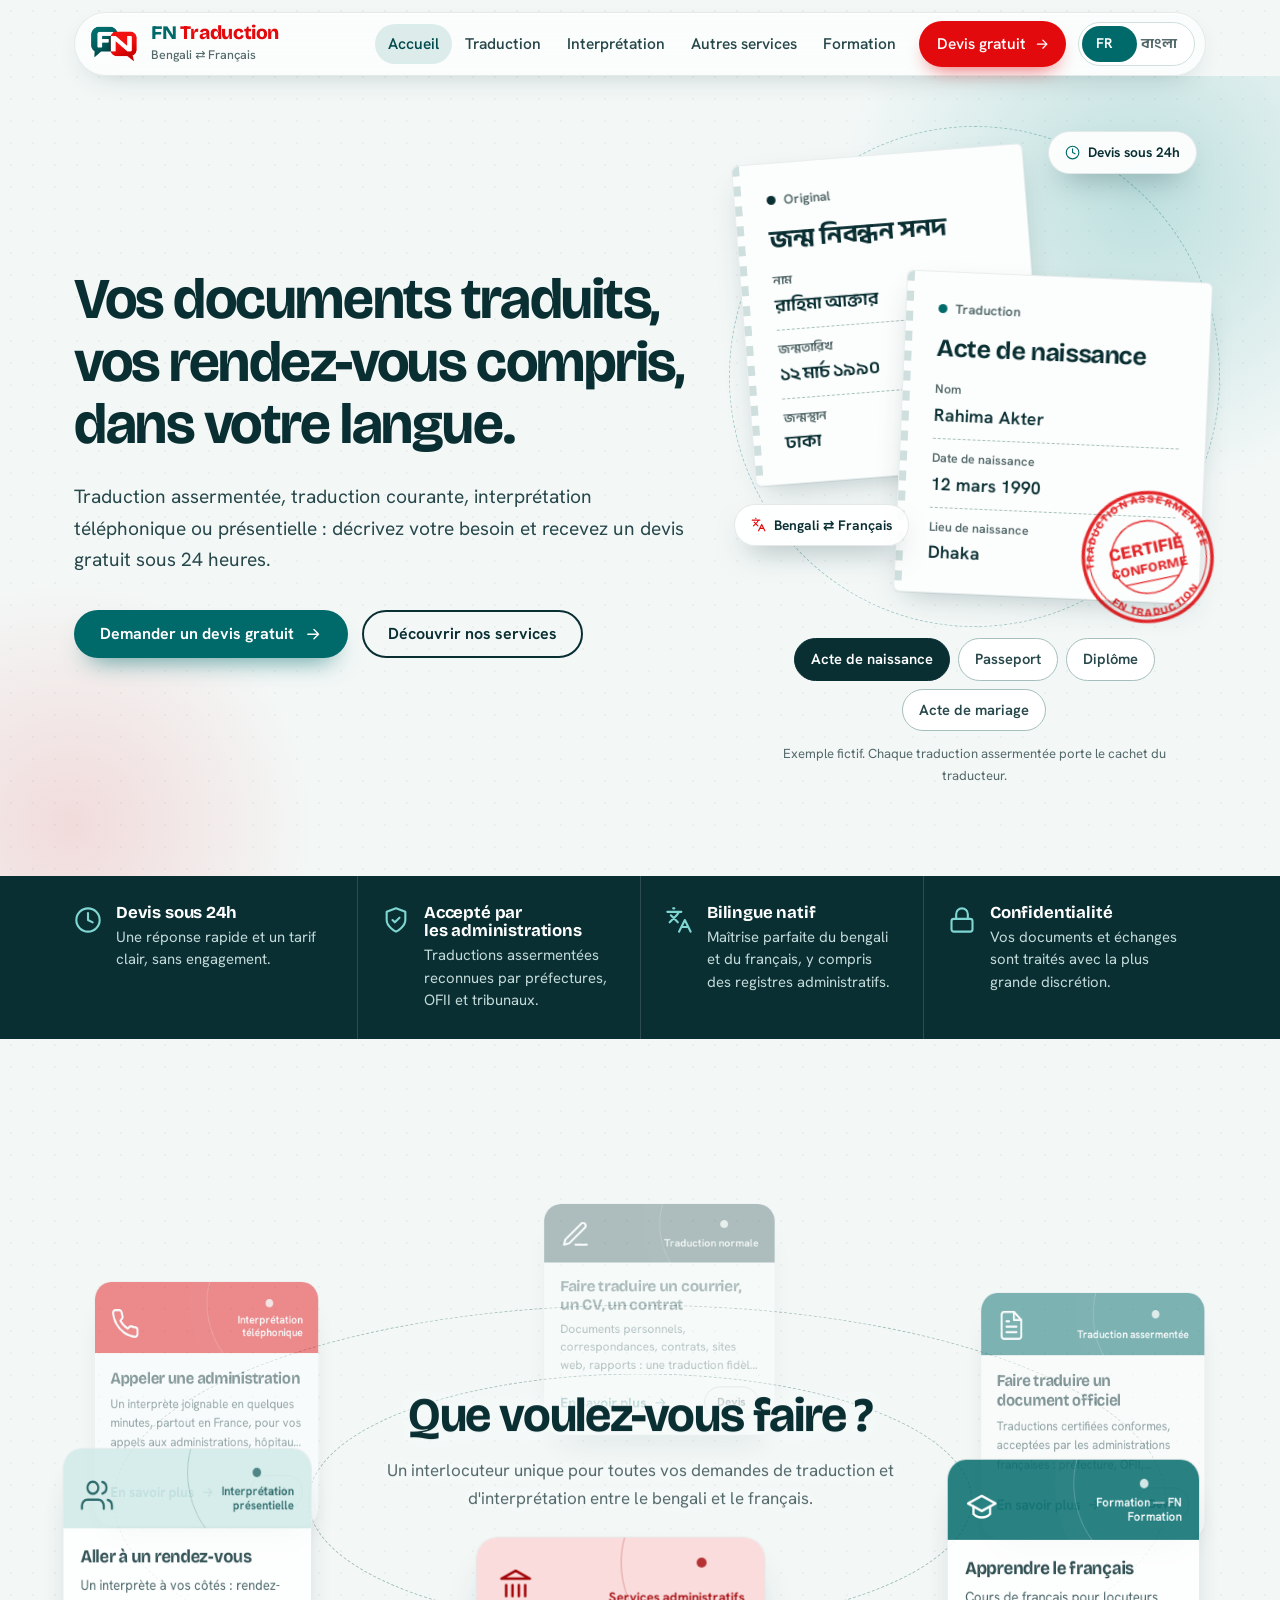
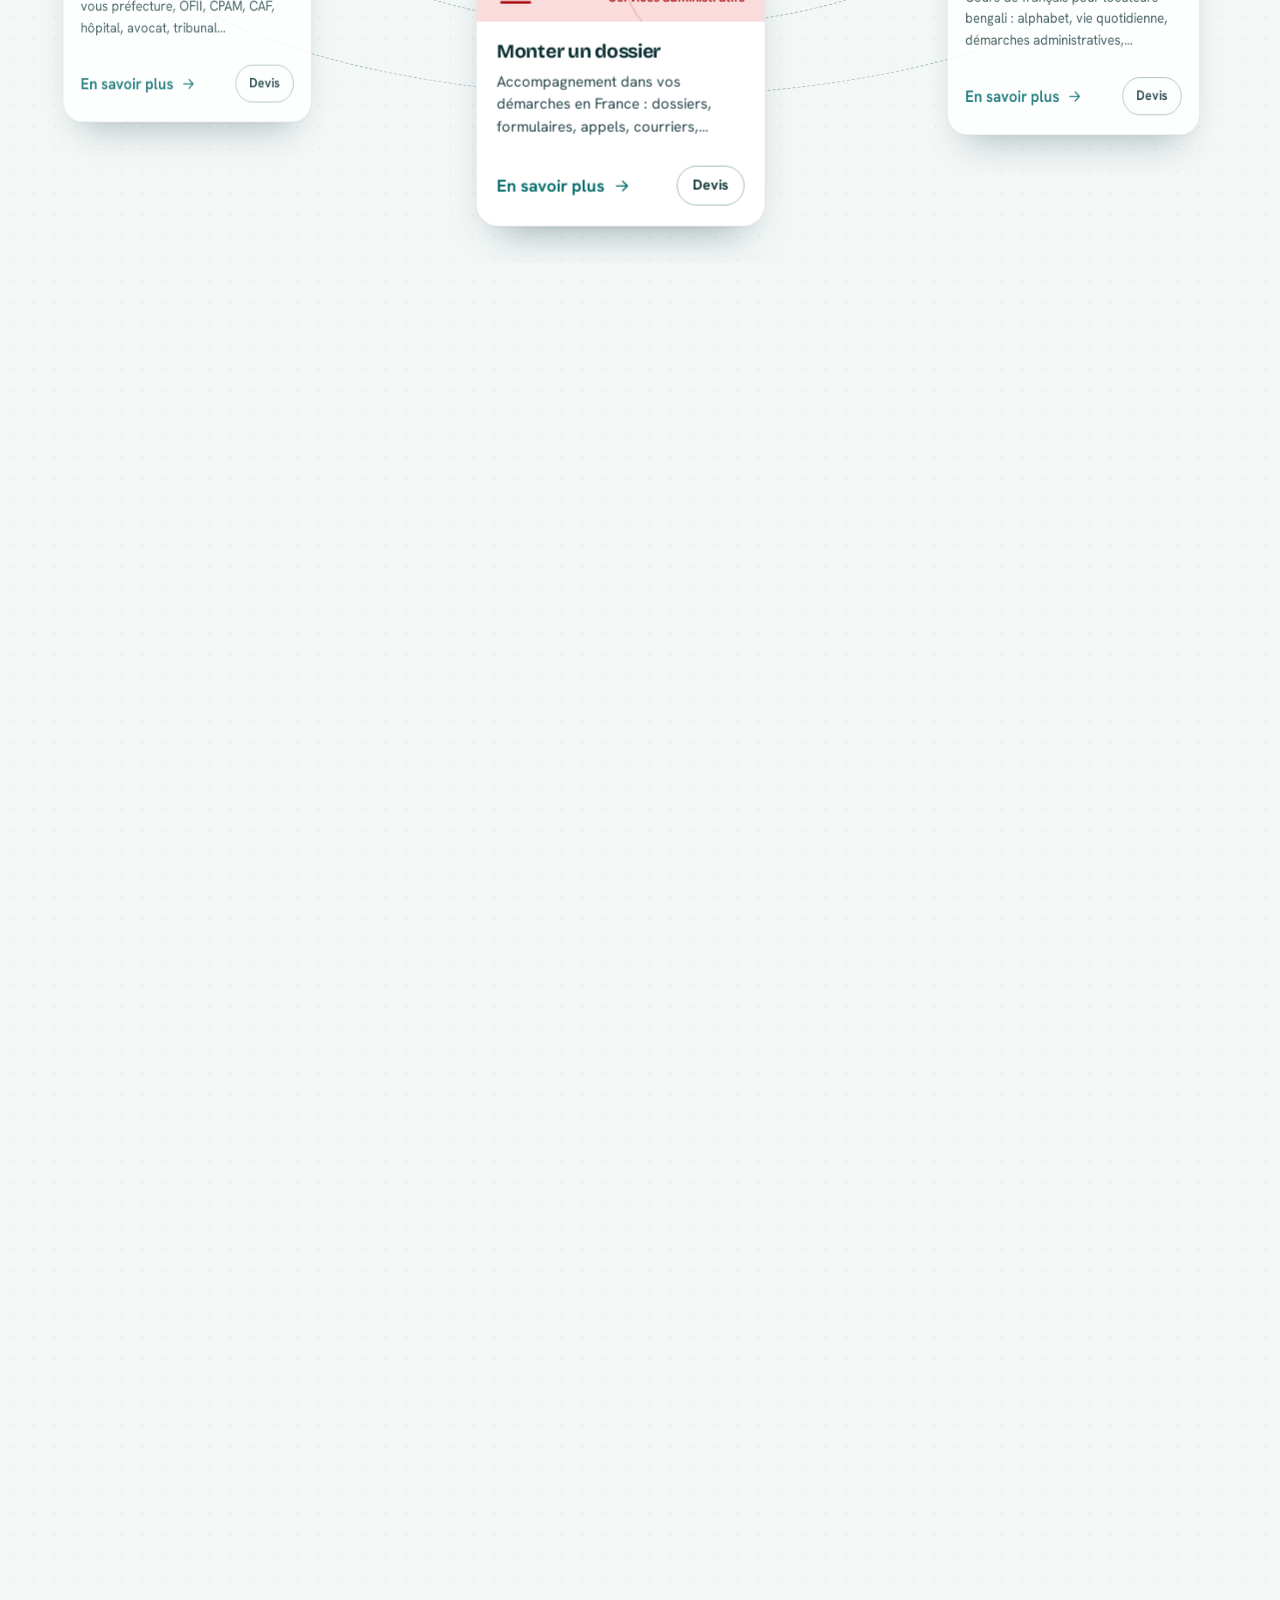
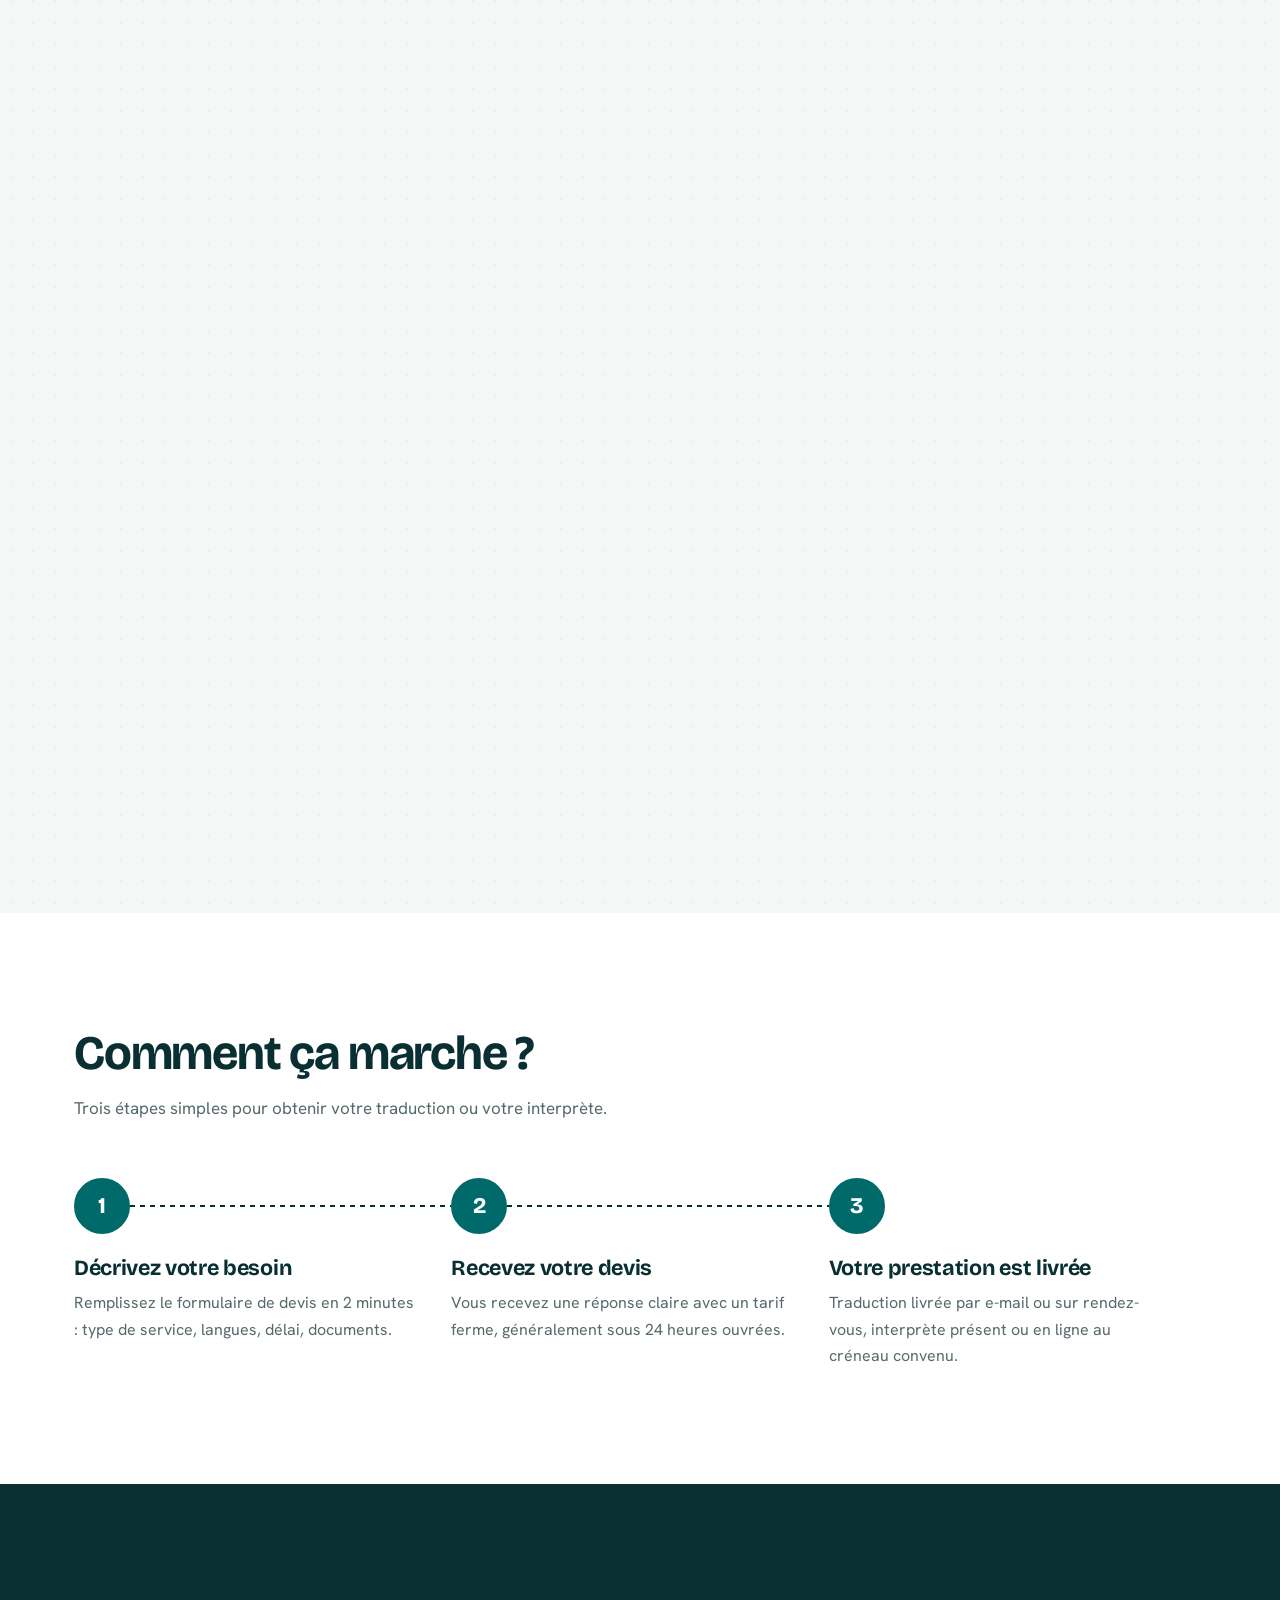
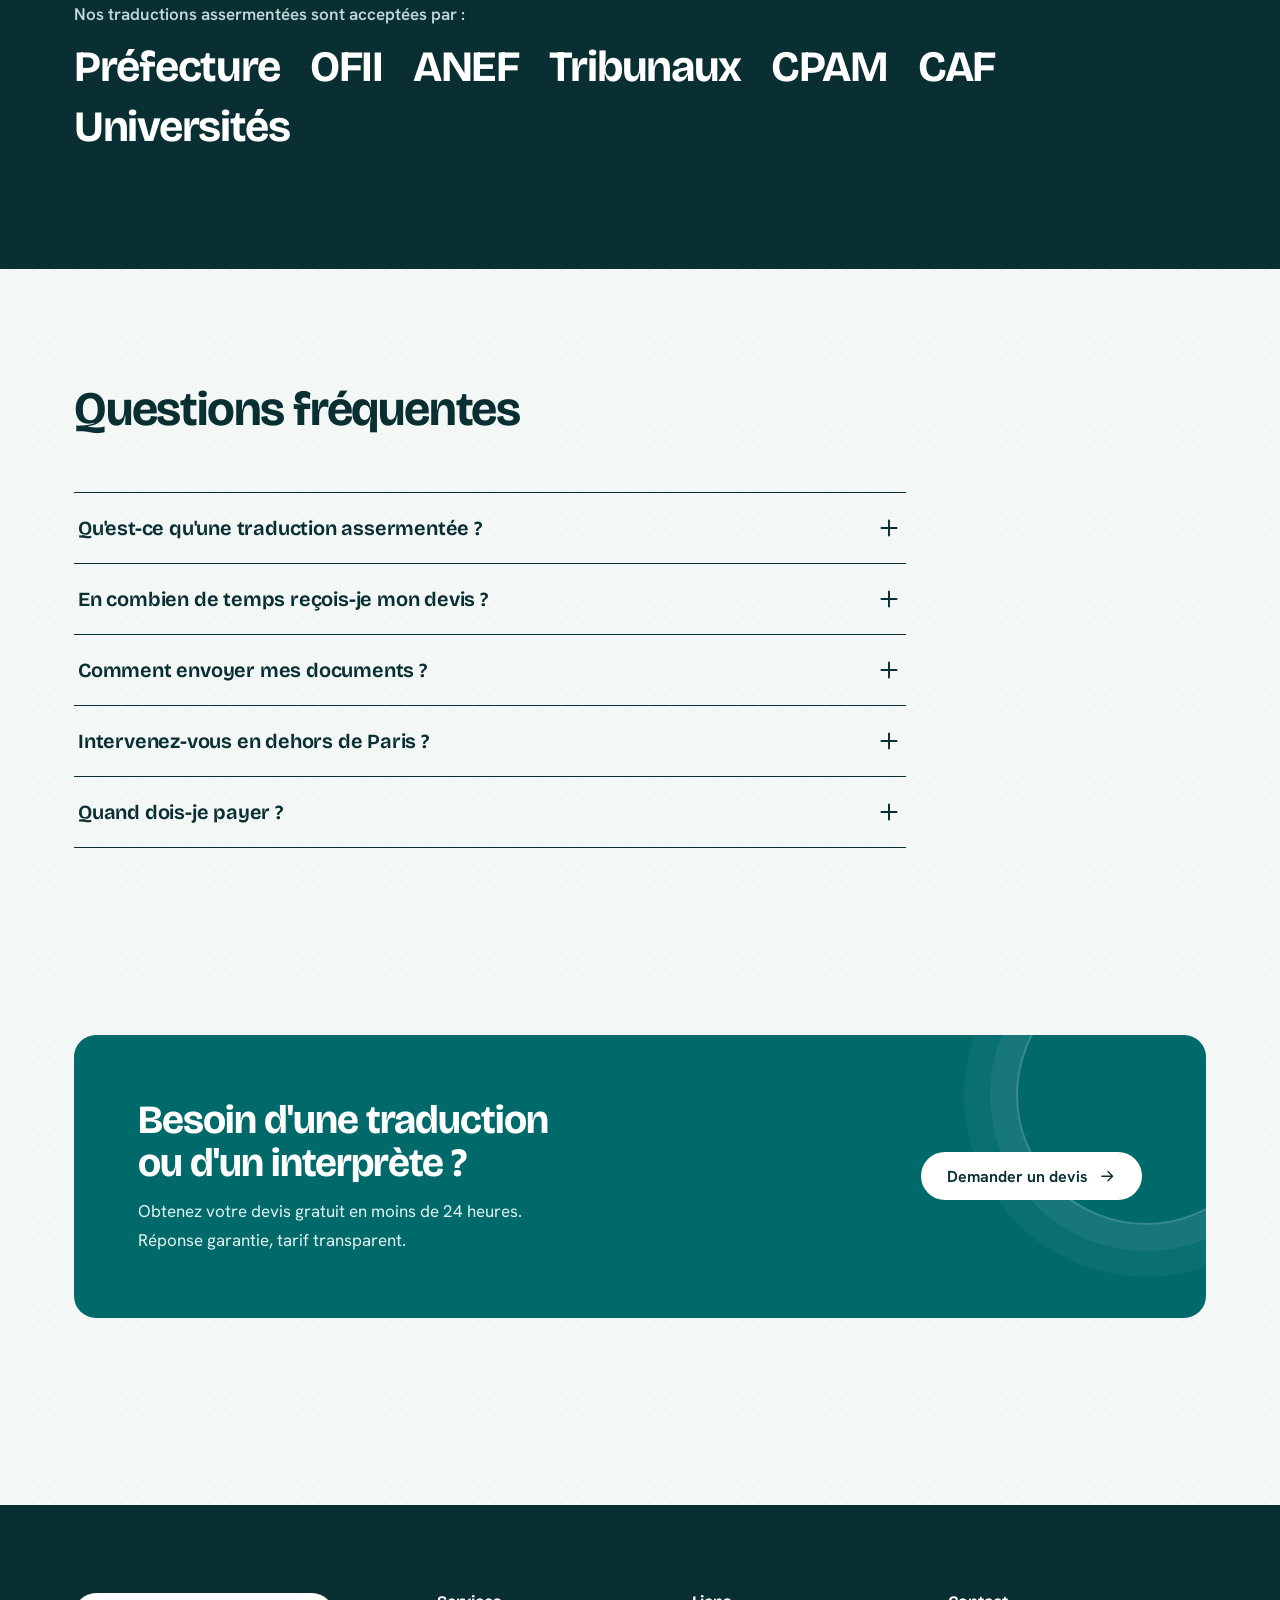
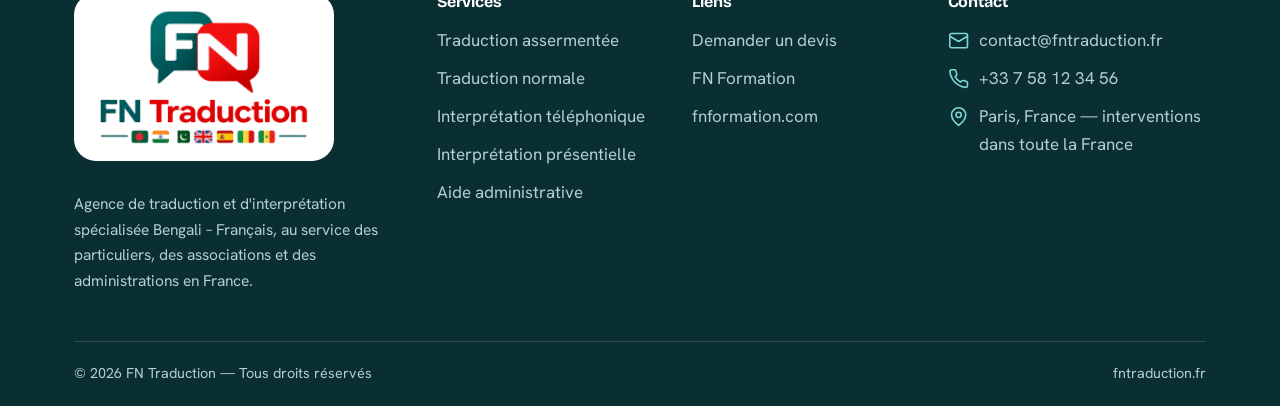
<file: index.html>
<!DOCTYPE html>
<html lang="fr" data-title-fr="FN Traduction — Traduction et interprétation bengali ⇄ français" data-title-bn="FN Traduction — অনুবাদ ও দোভাষীগিরি, বাংলা ⇄ ফরাসি">
<head>
<meta charset="UTF-8">
<meta name="viewport" content="width=device-width, initial-scale=1">
<title>FN Traduction — Traduction et interprétation bengali ⇄ français</title>
<meta name="description" content="FN Traduction — Traduction assermentée et interprétation Bengali ⇄ Français en France. Devis gratuit en 24h.">
<meta name="theme-color" content="#00696a">
<script>document.documentElement.classList.add("js")</script>
<meta property="og:type" content="website">
<meta property="og:title" content="FN Traduction — Traduction et interprétation bengali ⇄ français">
<meta property="og:description" content="FN Traduction — Traduction assermentée et interprétation Bengali ⇄ Français en France. Devis gratuit en 24h.">
<meta property="og:image" content="https://fnboutique.github.io/FN-Traduction-/img/og.png">
<meta property="og:locale" content="fr_FR">
<meta property="og:locale:alternate" content="bn_BD">
<link rel="icon" href="img/favicon.png" type="image/png">
<link rel="apple-touch-icon" href="img/icon-192.png">
<link rel="preload" href="fonts/bricolage-grotesque-latin-opsz-normal.woff2" as="font" type="font/woff2" crossorigin>
<link rel="preload" href="img/logo-mark.png" as="image">
<link rel="stylesheet" href="css/style.css">

</head>
<body>
<svg xmlns="http://www.w3.org/2000/svg" style="display:none" aria-hidden="true">
<symbol id="i-file" viewBox="0 0 24 24"><path d="M14 2H6a2 2 0 0 0-2 2v16a2 2 0 0 0 2 2h12a2 2 0 0 0 2-2V8z"/><path d="M14 2v6h6M16 13H8M16 17H8M10 9H8"/></symbol>
<symbol id="i-pen" viewBox="0 0 24 24"><path d="M12 20h9"/><path d="M16.5 3.5a2.12 2.12 0 0 1 3 3L7 19l-4 1 1-4z"/></symbol>
<symbol id="i-phone" viewBox="0 0 24 24"><path d="M22 16.92v3a2 2 0 0 1-2.18 2 19.8 19.8 0 0 1-8.63-3.07 19.5 19.5 0 0 1-6-6A19.8 19.8 0 0 1 2.12 4.18 2 2 0 0 1 4.11 2h3a2 2 0 0 1 2 1.72c.13.96.36 1.9.7 2.81a2 2 0 0 1-.45 2.11L8.09 9.91a16 16 0 0 0 6 6l1.27-1.27a2 2 0 0 1 2.11-.45c.91.34 1.85.57 2.81.7A2 2 0 0 1 22 16.92z"/></symbol>
<symbol id="i-users" viewBox="0 0 24 24"><path d="M17 21v-2a4 4 0 0 0-4-4H5a4 4 0 0 0-4 4v2"/><circle cx="9" cy="7" r="4"/><path d="M23 21v-2a4 4 0 0 0-3-3.87M16 3.13a4 4 0 0 1 0 7.75"/></symbol>
<symbol id="i-landmark" viewBox="0 0 24 24"><path d="M3 22h18M6 18v-7M10 18v-7M14 18v-7M18 18v-7M12 2 3 7h18z"/></symbol>
<symbol id="i-cap" viewBox="0 0 24 24"><path d="M22 10 12 5 2 10l10 5z"/><path d="M6 12v5c3 3 9 3 12 0v-5"/></symbol>
<symbol id="i-clock" viewBox="0 0 24 24"><circle cx="12" cy="12" r="10"/><path d="M12 6v6l4 2"/></symbol>
<symbol id="i-shield" viewBox="0 0 24 24"><path d="M12 22s8-4 8-10V5l-8-3-8 3v7c0 6 8 10 8 10z"/><path d="m9 12 2 2 4-4"/></symbol>
<symbol id="i-lang" viewBox="0 0 24 24"><path d="m5 8 6 6M4 14l6-6 2-3M2 5h12M7 2h1M22 22l-5-10-5 10M14 18h6"/></symbol>
<symbol id="i-lock" viewBox="0 0 24 24"><rect x="3" y="11" width="18" height="11" rx="2"/><path d="M7 11V7a5 5 0 0 1 10 0v4"/></symbol>
<symbol id="i-mail" viewBox="0 0 24 24"><rect x="2" y="4" width="20" height="16" rx="2"/><path d="m22 7-10 6L2 7"/></symbol>
<symbol id="i-arrow" viewBox="0 0 24 24"><path d="M5 12h14M13 6l6 6-6 6"/></symbol>
<symbol id="i-menu" viewBox="0 0 24 24"><path d="M4 7h16M4 12h16M4 17h16"/></symbol>
<symbol id="i-x" viewBox="0 0 24 24"><path d="M6 6l12 12M18 6 6 18"/></symbol>
<symbol id="i-plus" viewBox="0 0 24 24"><path d="M12 5v14M5 12h14"/></symbol>
<symbol id="i-chev" viewBox="0 0 24 24"><path d="m9 6 6 6-6 6"/></symbol>
<symbol id="i-mic" viewBox="0 0 24 24"><path d="M12 2a3 3 0 0 0-3 3v7a3 3 0 0 0 6 0V5a3 3 0 0 0-3-3z"/><path d="M19 10v2a7 7 0 0 1-14 0v-2M12 19v3"/></symbol>
<symbol id="i-info" viewBox="0 0 24 24"><circle cx="12" cy="12" r="10"/><path d="M12 16v-4M12 8h.01"/></symbol>
<symbol id="i-bulb" viewBox="0 0 24 24"><path d="M9 18h6M10 22h4M12 2a7 7 0 0 0-4 12.7c.6.5 1 1.3 1 2.1V17h6v-.2c0-.8.4-1.6 1-2.1A7 7 0 0 0 12 2z"/></symbol>
<symbol id="i-pin" viewBox="0 0 24 24"><path d="M20 10c0 6-8 12-8 12S4 16 4 10a8 8 0 0 1 16 0z"/><circle cx="12" cy="10" r="3"/></symbol>
<symbol id="i-wa" viewBox="0 0 24 24"><path d="M21 11.5a8.4 8.4 0 0 1-12.4 7.4L3 20.5l1.7-5.4A8.4 8.4 0 1 1 21 11.5z"/><path d="M8.5 9c.3 2.6 3.5 5.6 6.4 6l1.2-1.3-2-1-1 .6c-.9-.4-1.9-1.3-2.3-2.2l.6-1-1-2z"/></symbol>
<symbol id="a-sheet" viewBox="0 0 120 150"><g fill="none" stroke="currentColor" stroke-width="3" stroke-linecap="round"><rect x="14" y="8" width="92" height="134" rx="8"/><path d="M30 38h60M30 56h60M30 74h60M30 92h36"/></g></symbol>
<symbol id="a-seal" viewBox="0 0 120 150"><g fill="none" stroke="currentColor" stroke-width="3"><circle cx="82" cy="108" r="19"/><circle cx="82" cy="108" r="12" stroke-width="2"/></g></symbol>
<symbol id="a-pen" viewBox="0 0 120 150"><g fill="none" stroke="currentColor" stroke-width="3" stroke-linecap="round" stroke-linejoin="round"><path d="M96 84 62 118l-4 14 14-4 34-34z"/><path d="m88 92 8 8"/></g></symbol>
<symbol id="i-check" viewBox="0 0 24 24"><path d="m5 12.5 4.5 4.5L19 7"/></symbol>
</svg>
<a class="skip" href="#main" data-fr="Aller au contenu" data-bn="মূল অংশে যান">Aller au contenu</a>
<header class="site-header">
  <div class="wrap"><div class="hbar">
    <a class="brand" href="index.html" aria-label="FN Traduction">
      <img class="brand-mark" src="img/logo-mark.png" width="62" height="47" alt="">
      <span><span class="brand-name"><b>FN</b> <i>Traduction</i></span><span class="brand-sub" data-fr="Bengali ⇄ Français" data-bn="বাংলা ⇄ ফরাসি">Bengali ⇄ Français</span></span>
    </a>
    <nav class="nav" id="nav" data-fr-label="Navigation principale" data-bn-label="প্রধান মেনু">
      <span class="nav-glider" aria-hidden="true"></span>
      <a href="index.html" aria-current="page" data-fr="Accueil" data-bn="হোম">Accueil</a><a href="traduction.html" data-fr="Traduction" data-bn="অনুবাদ">Traduction</a><a href="interpretation.html" data-fr="Interprétation" data-bn="দোভাষীগিরি">Interprétation</a><a href="services.html" data-fr="Autres services" data-bn="অন্যান্য সেবা">Autres services</a><a href="formation.html" data-fr="Formation" data-bn="Formation">Formation</a><a class="nav-cta" href="devis.html"><span data-fr="Devis gratuit" data-bn="বিনামূল্যে কোটেশন">Devis gratuit</span><svg class="ico" aria-hidden="true"><use href="#i-arrow"/></svg></a>
    </nav>
    <div class="lang" role="group" data-fr-label="Langue" data-bn-label="ভাষা">
      <span class="pill"></span>
      <button type="button" data-lang="fr" aria-pressed="true">FR</button>
      <button type="button" data-lang="bn" aria-pressed="false" lang="bn">বাংলা</button>
    </div>
    <button class="burger" id="burger" type="button" aria-expanded="false" aria-controls="nav" data-fr-label="Menu" data-bn-label="মেনু">
      <svg class="ico i-menu" aria-hidden="true"><use href="#i-menu"/></svg><svg class="ico i-x" aria-hidden="true"><use href="#i-x"/></svg>
    </button>
  </div></div>
</header>
<main id="main">

<section class="hero"><div class="wrap hero-grid">
  <div>
    <h1 data-fr="&lt;span class=&quot;ln&quot;&gt;&lt;span&gt;Vos documents traduits,&lt;/span&gt;&lt;/span&gt;&lt;span class=&quot;ln&quot;&gt;&lt;span&gt;vos &lt;b class=&quot;nw&quot; style=&quot;font-weight:inherit&quot;&gt;rendez-vous&lt;/b&gt; compris,&lt;/span&gt;&lt;/span&gt;&lt;span class=&quot;ln&quot;&gt;&lt;span&gt;dans votre langue.&lt;/span&gt;&lt;/span&gt;" data-bn="&lt;span class=&quot;ln&quot;&gt;&lt;span&gt;আপনার নথির অনুবাদ,&lt;/span&gt;&lt;/span&gt;&lt;span class=&quot;ln&quot;&gt;&lt;span&gt;আপনার অ্যাপয়েন্টমেন্টে দোভাষী,&lt;/span&gt;&lt;/span&gt;&lt;span class=&quot;ln&quot;&gt;&lt;span&gt;আপনার নিজের ভাষায়।&lt;/span&gt;&lt;/span&gt;"><span class="ln"><span>Vos documents traduits,</span></span><span class="ln"><span>vos <b class="nw" style="font-weight:inherit">rendez-vous</b> compris,</span></span><span class="ln"><span>dans votre langue.</span></span></h1>
    <p class="lead" data-fr="Traduction assermentée, traduction courante, interprétation téléphonique ou présentielle : décrivez votre besoin et recevez un devis gratuit sous 24 heures." data-bn="শপথবদ্ধ অনুবাদ, সাধারণ অনুবাদ, টেলিফোনিক বা সরাসরি দোভাষীগিরি: আপনার প্রয়োজন লিখুন এবং ২৪ ঘণ্টার মধ্যে বিনামূল্যে কোটেশন পান।">Traduction assermentée, traduction courante, interprétation téléphonique ou présentielle : décrivez votre besoin et recevez un devis gratuit sous 24 heures.</p>
    <div class="hero-actions">
      <a class="btn btn-primary" href="devis.html"><span data-fr="Demander un devis gratuit" data-bn="বিনামূল্যে কোটেশন চান">Demander un devis gratuit</span><svg class="ico" aria-hidden="true"><use href="#i-arrow"/></svg></a>
      <a class="btn btn-ghost" href="#services" data-fr="Découvrir nos services" data-bn="আমাদের সেবাসমূহ দেখুন">Découvrir nos services</a>
    </div>
  </div>
  <div>
    <div class="docs" id="docs" role="img" aria-label="Exemple : un document en bengali et sa traduction française certifiée">
      <span class="docs-ring" aria-hidden="true"></span>
      <span class="docs-chip chip-a" aria-hidden="true"><svg class="ico" aria-hidden="true"><use href="#i-clock"/></svg><span data-fr="Devis sous 24h" data-bn="২৪ ঘণ্টায় কোটেশন">Devis sous 24h</span></span>
      <span class="docs-chip chip-b" aria-hidden="true"><svg class="ico" aria-hidden="true"><use href="#i-lang"/></svg><span data-fr="Bengali ⇄ Français" data-bn="বাংলা ⇄ ফরাসি">Bengali ⇄ Français</span></span>
      <div class="sheet orig">
        <div class="sheet-label"><i></i><span data-fr="Original" data-bn="মূল নথি">Original</span></div>
        <div class="docs-swap"><h3 id="o-title" lang="bn"></h3><dl id="o-list" lang="bn"></dl></div>
      </div>
      <div class="sheet trans">
        <div class="sheet-label"><i></i><span data-fr="Traduction" data-bn="অনুবাদ">Traduction</span></div>
        <div class="docs-swap"><h3 id="t-title" lang="fr"></h3><dl id="t-list" lang="fr"></dl></div>
        <svg id="stamp" class="stamp off" viewBox="0 0 200 200" aria-hidden="true">
<defs><path id="arcT" d="M22 100a78 78 0 0 1 156 0"/><path id="arcB" d="M16 100a84 84 0 0 0 168 0"/></defs>
<circle cx="100" cy="100" r="92" fill="none" stroke="currentColor" stroke-width="5"/>
<circle cx="100" cy="100" r="84" fill="none" stroke="currentColor" stroke-width="1.5"/>
<circle cx="100" cy="100" r="52" fill="none" stroke="currentColor" stroke-width="2"/>
<text font-family="Bricolage,sans-serif" font-weight="800" font-size="15" letter-spacing="1.5" fill="currentColor"><textPath href="#arcT" startOffset="50%" text-anchor="middle">TRADUCTION ASSERMENTÉE</textPath></text>
<text font-family="Bricolage,sans-serif" font-weight="800" font-size="15" letter-spacing="2" fill="currentColor"><textPath href="#arcB" startOffset="50%" text-anchor="middle">FN TRADUCTION</textPath></text>
<text x="100" y="96" text-anchor="middle" font-family="Bricolage,sans-serif" font-weight="800" font-size="25" fill="currentColor">CERTIFIÉ</text>
<text x="100" y="121" text-anchor="middle" font-family="Bricolage,sans-serif" font-weight="800" font-size="19" fill="currentColor">CONFORME</text>
<path d="M60 134h80" stroke="currentColor" stroke-width="2"/>
</svg>
      </div>
    </div>
    <div class="doc-tabs" id="doc-tabs" role="tablist" data-fr-label="Choisir un exemple de document" data-bn-label="নথির উদাহরণ বেছে নিন"></div>
    <p class="docs-note" data-fr="Exemple fictif. Chaque traduction assermentée porte le cachet du traducteur." data-bn="কাল্পনিক উদাহরণ। প্রতিটি শপথবদ্ধ অনুবাদে অনুবাদকের সিলমোহর থাকে।">Exemple fictif. Chaque traduction assermentée porte le cachet du traducteur.</p>
  </div>
</div></section>

<section class="trust"><div class="wrap trust-grid"><div class="trust-item"><svg class="ico" aria-hidden="true"><use href="#i-clock"/></svg><div><h4 data-fr="Devis sous 24h" data-bn="২৪ ঘণ্টায় কোটেশন">Devis sous 24h</h4><p data-fr="Une réponse rapide et un tarif clair, sans engagement." data-bn="দ্রুত উত্তর ও স্পষ্ট মূল্য, কোনো বাধ্যবাধকতা ছাড়াই।">Une réponse rapide et un tarif clair, sans engagement.</p></div></div><div class="trust-item"><svg class="ico" aria-hidden="true"><use href="#i-shield"/></svg><div><h4 data-fr="Accepté par les administrations" data-bn="প্রশাসন কর্তৃক গৃহীত">Accepté par les administrations</h4><p data-fr="Traductions assermentées reconnues par préfectures, OFII et tribunaux." data-bn="প্রিফেকচার, OFII ও আদালত কর্তৃক স্বীকৃত শপথবদ্ধ অনুবাদ।">Traductions assermentées reconnues par préfectures, OFII et tribunaux.</p></div></div><div class="trust-item"><svg class="ico" aria-hidden="true"><use href="#i-lang"/></svg><div><h4 data-fr="Bilingue natif" data-bn="মাতৃভাষার মতো দুই ভাষায় দক্ষ">Bilingue natif</h4><p data-fr="Maîtrise parfaite du bengali et du français, y compris des registres administratifs." data-bn="বাংলা ও ফরাসির পূর্ণ দখল, প্রশাসনিক ভাষাসহ।">Maîtrise parfaite du bengali et du français, y compris des registres administratifs.</p></div></div><div class="trust-item"><svg class="ico" aria-hidden="true"><use href="#i-lock"/></svg><div><h4 data-fr="Confidentialité" data-bn="গোপনীয়তা">Confidentialité</h4><p data-fr="Vos documents et échanges sont traités avec la plus grande discrétion." data-bn="আপনার নথি ও যোগাযোগ সর্বোচ্চ গোপনীয়তায় পরিচালিত হয়।">Vos documents et échanges sont traités avec la plus grande discrétion.</p></div></div></div></section>

<section class="orbit" id="services">
  <div class="orbit-stage">
    <div class="orbit-rings" aria-hidden="true"><i></i><i></i></div>
    <div class="orbit-copy">
      <h2 data-fr="Que voulez-vous faire ?" data-bn="আপনি কী করতে চান?">Que voulez-vous faire ?</h2>
      <p data-fr="Un interlocuteur unique pour toutes vos demandes de traduction et d&#x27;interprétation entre le bengali et le français." data-bn="বাংলা ও ফরাসির মধ্যে আপনার সকল অনুবাদ ও দোভাষী প্রয়োজনের জন্য একক ঠিকানা।">Un interlocuteur unique pour toutes vos demandes de traduction et d'interprétation entre le bengali et le français.</p>
    </div>
    <div class="ocards"><article class="ocard tone-teal">
  <div class="ocard-top"><svg class="ico ocard-ico" aria-hidden="true"><use href="#i-file"/></svg><span class="ocard-tag" data-fr="Traduction assermentée" data-bn="শপথবদ্ধ অনুবাদ">Traduction assermentée</span></div>
  <div class="ocard-body">
    <h3 data-fr="Faire traduire un document officiel" data-bn="একটি সরকারি নথি অনুবাদ করাতে">Faire traduire un document officiel</h3>
    <p data-fr="Traductions certifiées conformes, acceptées par les administrations françaises : préfecture, OFII, tribunaux, universités…" data-bn="সনদিত (শপথবদ্ধ) অনুবাদ, ফ্রান্সের প্রশাসন কর্তৃক গৃহীত: প্রিফেকচার, OFII, আদালত, বিশ্ববিদ্যালয়…">Traductions certifiées conformes, acceptées par les administrations françaises : préfecture, OFII, tribunaux, universités…</p>
    <div class="ocard-links">
      <a class="ocard-go" href="traduction.html#assermentee"><span data-fr="En savoir plus" data-bn="আরও জানুন">En savoir plus</span><svg class="ico" aria-hidden="true"><use href="#i-arrow"/></svg></a>
      <a class="ocard-quote" href="devis.html?s=Traduction+assermentée" data-fr="Devis" data-bn="কোটেশন">Devis</a>
    </div>
  </div>
</article><article class="ocard tone-ink">
  <div class="ocard-top"><svg class="ico ocard-ico" aria-hidden="true"><use href="#i-pen"/></svg><span class="ocard-tag" data-fr="Traduction normale" data-bn="সাধারণ অনুবাদ">Traduction normale</span></div>
  <div class="ocard-body">
    <h3 data-fr="Faire traduire un courrier, un CV, un contrat" data-bn="চিঠি, সিভি বা চুক্তি অনুবাদ করাতে">Faire traduire un courrier, un CV, un contrat</h3>
    <p data-fr="Documents personnels, correspondances, contrats, sites web, rapports : une traduction fidèle et soignée dans les délais." data-bn="ব্যক্তিগত নথি, চিঠিপত্র, চুক্তি, ওয়েবসাইট, প্রতিবেদন: সময়ের মধ্যে নির্ভুল ও যত্নশীল অনুবাদ।">Documents personnels, correspondances, contrats, sites web, rapports : une traduction fidèle et soignée dans les délais.</p>
    <div class="ocard-links">
      <a class="ocard-go" href="traduction.html#normale"><span data-fr="En savoir plus" data-bn="আরও জানুন">En savoir plus</span><svg class="ico" aria-hidden="true"><use href="#i-arrow"/></svg></a>
      <a class="ocard-quote" href="devis.html?s=Traduction+normale" data-fr="Devis" data-bn="কোটেশন">Devis</a>
    </div>
  </div>
</article><article class="ocard tone-red">
  <div class="ocard-top"><svg class="ico ocard-ico" aria-hidden="true"><use href="#i-phone"/></svg><span class="ocard-tag" data-fr="Interprétation téléphonique" data-bn="টেলিফোনিক দোভাষীগিরি">Interprétation téléphonique</span></div>
  <div class="ocard-body">
    <h3 data-fr="Appeler une administration" data-bn="প্রশাসনে ফোন করতে">Appeler une administration</h3>
    <p data-fr="Un interprète joignable en quelques minutes, partout en France, pour vos appels aux administrations, hôpitaux, employeurs…" data-bn="প্রশাসন, হাসপাতাল, নিয়োগকর্তাদের সাথে আপনার ফোনালাপের জন্য সারা ফ্রান্সে কয়েক মিনিটে পাওয়া যায় এমন দোভাষী।">Un interprète joignable en quelques minutes, partout en France, pour vos appels aux administrations, hôpitaux, employeurs…</p>
    <div class="ocard-links">
      <a class="ocard-go" href="interpretation.html#telephonique"><span data-fr="En savoir plus" data-bn="আরও জানুন">En savoir plus</span><svg class="ico" aria-hidden="true"><use href="#i-arrow"/></svg></a>
      <a class="ocard-quote" href="devis.html?s=Interprétation+téléphonique" data-fr="Devis" data-bn="কোটেশন">Devis</a>
    </div>
  </div>
</article><article class="ocard tone-mint">
  <div class="ocard-top"><svg class="ico ocard-ico" aria-hidden="true"><use href="#i-users"/></svg><span class="ocard-tag" data-fr="Interprétation présentielle" data-bn="সরাসরি দোভাষীগিরি">Interprétation présentielle</span></div>
  <div class="ocard-body">
    <h3 data-fr="Aller à un rendez-vous" data-bn="অ্যাপয়েন্টমেন্টে যেতে">Aller à un rendez-vous</h3>
    <p data-fr="Un interprète à vos côtés : rendez-vous préfecture, OFII, CPAM, CAF, hôpital, avocat, tribunal…" data-bn="আপনার পাশে দোভাষী: প্রিফেকচার, OFII, CPAM, CAF, হাসপাতাল, আইনজীবী, আদালতের সাক্ষাৎকারে।">Un interprète à vos côtés : rendez-vous préfecture, OFII, CPAM, CAF, hôpital, avocat, tribunal…</p>
    <div class="ocard-links">
      <a class="ocard-go" href="interpretation.html#presentielle"><span data-fr="En savoir plus" data-bn="আরও জানুন">En savoir plus</span><svg class="ico" aria-hidden="true"><use href="#i-arrow"/></svg></a>
      <a class="ocard-quote" href="devis.html?s=Interprétation+présentielle" data-fr="Devis" data-bn="কোটেশন">Devis</a>
    </div>
  </div>
</article><article class="ocard tone-blush">
  <div class="ocard-top"><svg class="ico ocard-ico" aria-hidden="true"><use href="#i-landmark"/></svg><span class="ocard-tag" data-fr="Services administratifs" data-bn="প্রশাসনিক সেবা">Services administratifs</span></div>
  <div class="ocard-body">
    <h3 data-fr="Monter un dossier" data-bn="ফাইল প্রস্তুত করতে">Monter un dossier</h3>
    <p data-fr="Accompagnement dans vos démarches en France : dossiers, formulaires, appels, courriers, transcription de documents…" data-bn="ফ্রান্সে আপনার প্রশাসনিক কাজে সহায়তা: ফাইল, ফর্ম, ফোন, চিঠিপত্র, রেকর্ডিং লিখিত রূপে রূপান্তর…">Accompagnement dans vos démarches en France : dossiers, formulaires, appels, courriers, transcription de documents…</p>
    <div class="ocard-links">
      <a class="ocard-go" href="services.html"><span data-fr="En savoir plus" data-bn="আরও জানুন">En savoir plus</span><svg class="ico" aria-hidden="true"><use href="#i-arrow"/></svg></a>
      <a class="ocard-quote" href="devis.html?s=Service+administratif" data-fr="Devis" data-bn="কোটেশন">Devis</a>
    </div>
  </div>
</article><article class="ocard tone-teal">
  <div class="ocard-top"><svg class="ico ocard-ico" aria-hidden="true"><use href="#i-cap"/></svg><span class="ocard-tag" data-fr="Formation — FN Formation" data-bn="Formation — FN Formation">Formation — FN Formation</span></div>
  <div class="ocard-body">
    <h3 data-fr="Apprendre le français" data-bn="ফরাসি শিখতে">Apprendre le français</h3>
    <p data-fr="Cours de français pour locuteurs bengali : alphabet, vie quotidienne, démarches administratives, préparation aux entretiens…" data-bn="বাংলাভাষীদের জন্য ফরাসি ভাষার কোর্স: বর্ণমালা, দৈনন্দিন জীবন, প্রশাসনিক কাজ, সাক্ষাৎকারের প্রস্তুতি…">Cours de français pour locuteurs bengali : alphabet, vie quotidienne, démarches administratives, préparation aux entretiens…</p>
    <div class="ocard-links">
      <a class="ocard-go" href="formation.html"><span data-fr="En savoir plus" data-bn="আরও জানুন">En savoir plus</span><svg class="ico" aria-hidden="true"><use href="#i-arrow"/></svg></a>
      <a class="ocard-quote" href="devis.html?s=Formation" data-fr="Devis" data-bn="কোটেশন">Devis</a>
    </div>
  </div>
</article></div>
    <p class="orbit-hint" aria-hidden="true"><span data-fr="Faites défiler" data-bn="স্ক্রল করুন">Faites défiler</span><svg class="ico down" aria-hidden="true"><use href="#i-arrow"/></svg></p>
  </div>
</section>

<section class="block band-white"><div class="wrap">
  <div class="sec-head"><h2 data-fr="Comment ça marche ?" data-bn="কীভাবে কাজ করে?">Comment ça marche ?</h2><p data-fr="Trois étapes simples pour obtenir votre traduction ou votre interprète." data-bn="আপনার অনুবাদ বা দোভাষী পেতে তিনটি সহজ ধাপ।">Trois étapes simples pour obtenir votre traduction ou votre interprète.</p></div>
  <ol class="steps" style="list-style:none"><li class="step"><h3 data-fr="Décrivez votre besoin" data-bn="আপনার প্রয়োজন লিখুন">Décrivez votre besoin</h3><p data-fr="Remplissez le formulaire de devis en 2 minutes : type de service, langues, délai, documents." data-bn="২ মিনিটে কোটেশনের ফর্মটি পূরণ করুন: সেবার ধরন, ভাষা, সময়সীমা, নথি।">Remplissez le formulaire de devis en 2 minutes : type de service, langues, délai, documents.</p></li><li class="step"><h3 data-fr="Recevez votre devis" data-bn="কোটেশন পান">Recevez votre devis</h3><p data-fr="Vous recevez une réponse claire avec un tarif ferme, généralement sous 24 heures ouvrées." data-bn="সাধারণত ২৪ ঘণ্টার মধ্যে স্পষ্ট ও নির্দিষ্ট মূল্যসহ উত্তর পাবেন।">Vous recevez une réponse claire avec un tarif ferme, généralement sous 24 heures ouvrées.</p></li><li class="step"><h3 data-fr="Votre prestation est livrée" data-bn="আপনার কাজ ডেলিভারি পান">Votre prestation est livrée</h3><p data-fr="Traduction livrée par e-mail ou sur rendez-vous, interprète présent ou en ligne au créneau convenu." data-bn="অনুবাদ ইমেইলে পৌঁছে যায়; দোভাষী নির্ধারিত সময়ে আপনার পাশে বা অনলাইনে থাকেন।">Traduction livrée par e-mail ou sur rendez-vous, interprète présent ou en ligne au créneau convenu.</p></li></ol>
</div></section>

<section class="block band-ink"><div class="wrap"><div class="accepted">
  <p data-fr="Nos traductions assermentées sont acceptées par :" data-bn="আমাদের শপথবদ্ধ অনুবাদ গৃহীত হয় এখানে:">Nos traductions assermentées sont acceptées par :</p>
  <span data-fr="Préfecture" data-bn="প্রিফেকচার">Préfecture</span><span data-fr="OFII" data-bn="OFII">OFII</span><span data-fr="ANEF" data-bn="ANEF">ANEF</span><span data-fr="Tribunaux" data-bn="আদালত">Tribunaux</span><span data-fr="CPAM" data-bn="CPAM">CPAM</span><span data-fr="CAF" data-bn="CAF">CAF</span><span data-fr="Universités" data-bn="বিশ্ববিদ্যালয়">Universités</span>
</div></div></section>

<section class="block"><div class="wrap">
  <div class="sec-head"><h2 data-fr="Questions fréquentes" data-bn="সচরাচর জিজ্ঞাসা">Questions fréquentes</h2></div>
  <div class="faq"><details><summary><span data-fr="Qu&#x27;est-ce qu&#x27;une traduction assermentée ?" data-bn="শপথবদ্ধ অনুবাদ কী?">Qu'est-ce qu'une traduction assermentée ?</span><svg class="ico" aria-hidden="true"><use href="#i-plus"/></svg></summary><p class="ans" data-fr="Une traduction assermentée est exigée par les administrations françaises pour la plupart des documents officiels étrangers. Chaque page est certifiée conforme au document original par le traducteur." data-bn="ফ্রান্সের প্রশাসনের বেশিরভাগ সরকারি বিদেশি নথির জন্য শপথবদ্ধ অনুবাদ বাধ্যতামূলক। প্রতিটি পৃষ্ঠা অনুবাদক কর্তৃক মূল নথির অনুরূপ বলে সনদিত হয়।">Une traduction assermentée est exigée par les administrations françaises pour la plupart des documents officiels étrangers. Chaque page est certifiée conforme au document original par le traducteur.</p></details><details><summary><span data-fr="En combien de temps reçois-je mon devis ?" data-bn="কোটেশন পেতে কত সময় লাগে?">En combien de temps reçois-je mon devis ?</span><svg class="ico" aria-hidden="true"><use href="#i-plus"/></svg></summary><p class="ans" data-fr="Généralement sous 24 heures ouvrées, avec un tarif ferme et sans engagement." data-bn="সাধারণত ২৪ কর্মঘণ্টার মধ্যে, নির্দিষ্ট মূল্য ও কোনো বাধ্যবাধকতা ছাড়াই।">Généralement sous 24 heures ouvrées, avec un tarif ferme et sans engagement.</p></details><details><summary><span data-fr="Comment envoyer mes documents ?" data-bn="আমি কীভাবে নথি পাঠাব?">Comment envoyer mes documents ?</span><svg class="ico" aria-hidden="true"><use href="#i-plus"/></svg></summary><p class="ans" data-fr="Une photo ou un scan lisible suffit. Envoyez-le par e-mail ou par WhatsApp en même temps que votre demande de devis." data-bn="একটি পরিষ্কার ছবি বা স্ক্যানই যথেষ্ট। কোটেশনের অনুরোধের সাথে ইমেইল বা WhatsApp-এ পাঠান।">Une photo ou un scan lisible suffit. Envoyez-le par e-mail ou par WhatsApp en même temps que votre demande de devis.</p></details><details><summary><span data-fr="Intervenez-vous en dehors de Paris ?" data-bn="প্যারিসের বাইরেও কি আপনারা সেবা দেন?">Intervenez-vous en dehors de Paris ?</span><svg class="ico" aria-hidden="true"><use href="#i-plus"/></svg></summary><p class="ans" data-fr="Oui. L&#x27;interprétation téléphonique fonctionne partout en France, et l&#x27;interprétation présentielle se fait sur rendez-vous dans toute la France." data-bn="হ্যাঁ। ফোনে দোভাষীগিরি সারা ফ্রান্সে পাওয়া যায়, আর সরাসরি দোভাষীগিরি সারা ফ্রান্সে আগে থেকে সময় ঠিক করে দেওয়া হয়।">Oui. L'interprétation téléphonique fonctionne partout en France, et l'interprétation présentielle se fait sur rendez-vous dans toute la France.</p></details><details><summary><span data-fr="Quand dois-je payer ?" data-bn="কখন টাকা দিতে হবে?">Quand dois-je payer ?</span><svg class="ico" aria-hidden="true"><use href="#i-plus"/></svg></summary><p class="ans" data-fr="Le paiement intervient uniquement après acceptation du devis." data-bn="কোটেশন গ্রহণ করার পরেই কেবল মূল্য পরিশোধ করতে হয়।">Le paiement intervient uniquement après acceptation du devis.</p></details></div>
</div></section>

<section class="block tight"><div class="wrap"><div class="cta">
  <div><h2 data-fr="Besoin d&#x27;une traduction ou d&#x27;un interprète ?" data-bn="অনুবাদ বা দোভাষী দরকার?">Besoin d'une traduction ou d'un interprète ?</h2><p data-fr="Obtenez votre devis gratuit en moins de 24 heures. Réponse garantie, tarif transparent." data-bn="২৪ ঘণ্টার মধ্যে বিনামূল্যে কোটেশন পান। নিশ্চিত উত্তর, স্বচ্ছ মূল্য।">Obtenez votre devis gratuit en moins de 24 heures. Réponse garantie, tarif transparent.</p></div>
  <a class="btn btn-light" href="devis.html"><span data-fr="Demander un devis" data-bn="কোটেশন চান">Demander un devis</span><svg class="ico" aria-hidden="true"><use href="#i-arrow"/></svg></a>
</div></div></section>

</main>
<footer class="site-footer">
  <div class="wrap">
    <div class="f-grid">
      <div>
        <a class="logo-card" href="index.html" aria-label="FN Traduction"><img src="img/logo-full.png" width="900" height="584" alt="FN Traduction" loading="lazy"></a>
        <p class="f-about" data-fr="Agence de traduction et d&#x27;interprétation spécialisée Bengali – Français, au service des particuliers, des associations et des administrations en France." data-bn="ব্যক্তি, সংস্থা ও প্রশাসনের জন্য ফ্রান্স জুড়ে বাংলা–ফরাসি ভাষায় বিশেষজ্ঞ অনুবাদ ও দোভাষী সংস্থা।">Agence de traduction et d'interprétation spécialisée Bengali – Français, au service des particuliers, des associations et des administrations en France.</p>
      </div>
      <div>
        <h4 data-fr="Services" data-bn="সেবাসমূহ">Services</h4>
        <ul>
          <li><a href="traduction.html#assermentee" data-fr="Traduction assermentée" data-bn="শপথবদ্ধ অনুবাদ">Traduction assermentée</a></li>
          <li><a href="traduction.html#normale" data-fr="Traduction normale" data-bn="সাধারণ অনুবাদ">Traduction normale</a></li>
          <li><a href="interpretation.html#telephonique" data-fr="Interprétation téléphonique" data-bn="টেলিফোনিক দোভাষীগিরি">Interprétation téléphonique</a></li>
          <li><a href="interpretation.html#presentielle" data-fr="Interprétation présentielle" data-bn="সরাসরি দোভাষীগিরি">Interprétation présentielle</a></li>
          <li><a href="services.html" data-fr="Aide administrative" data-bn="প্রশাসনিক সহায়তা">Aide administrative</a></li>
        </ul>
      </div>
      <div>
        <h4 data-fr="Liens" data-bn="লিংক">Liens</h4>
        <ul>
          <li><a href="devis.html" data-fr="Demander un devis" data-bn="কোটেশন চান">Demander un devis</a></li>
          <li><a href="formation.html" data-fr="FN Formation" data-bn="FN Formation">FN Formation</a></li>
          <li><a href="https://www.fnformation.com" target="_blank" rel="noopener">fnformation.com</a></li>
        </ul>
      </div>
      <div>
        <h4 data-fr="Contact" data-bn="যোগাযোগ">Contact</h4>
        <ul class="f-contact">
          <li><svg class="ico" aria-hidden="true"><use href="#i-mail"/></svg><a href="mailto:contact@fntraduction.fr">contact@fntraduction.fr</a></li>
          <li><svg class="ico" aria-hidden="true"><use href="#i-phone"/></svg><a href="tel:+33758123456">+33 7 58 12 34 56</a></li>
          <li><svg class="ico" aria-hidden="true"><use href="#i-pin"/></svg><span data-fr="Paris, France — interventions dans toute la France" data-bn="প্যারিস, ফ্রান্স — সারা ফ্রান্সে সেবা">Paris, France — interventions dans toute la France</span></li>
        </ul>
      </div>
    </div>
    <div class="f-bottom"><span>© 2026 FN Traduction — <span data-fr="Tous droits réservés" data-bn="সর্বস্বত্ব সংরক্ষিত">Tous droits réservés</span></span><span>fntraduction.fr</span></div>
  </div>
</footer>
<div class="dock">
  <a class="btn btn-ghost btn-sm" href="tel:+33758123456"><svg class="ico" aria-hidden="true"><use href="#i-phone"/></svg><span data-fr="Appeler" data-bn="ফোন করুন">Appeler</span></a>
  <a class="btn btn-primary btn-sm" href="devis.html"><span data-fr="Devis gratuit" data-bn="বিনামূল্যে কোটেশন">Devis gratuit</span><svg class="ico" aria-hidden="true"><use href="#i-arrow"/></svg></a>
</div>
<script src="js/main.js" defer></script>
</body>
</html>
</file>
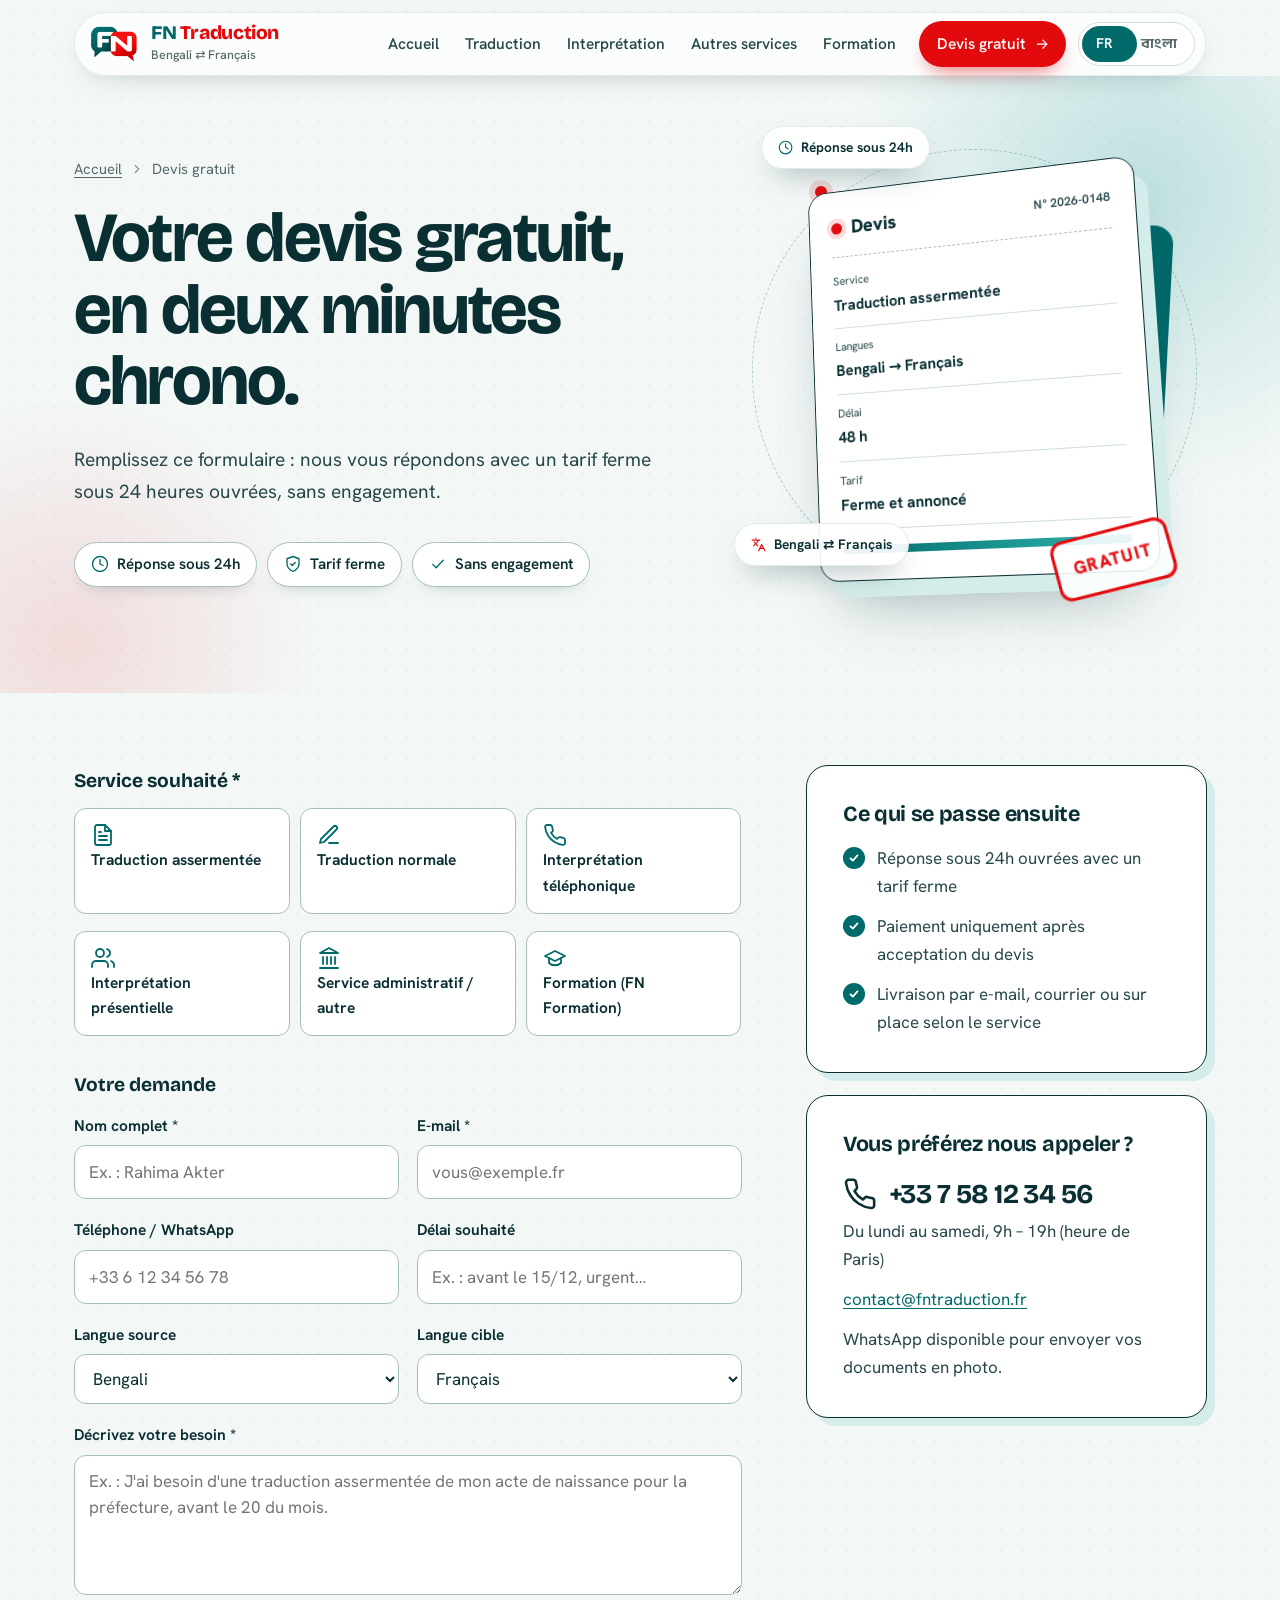
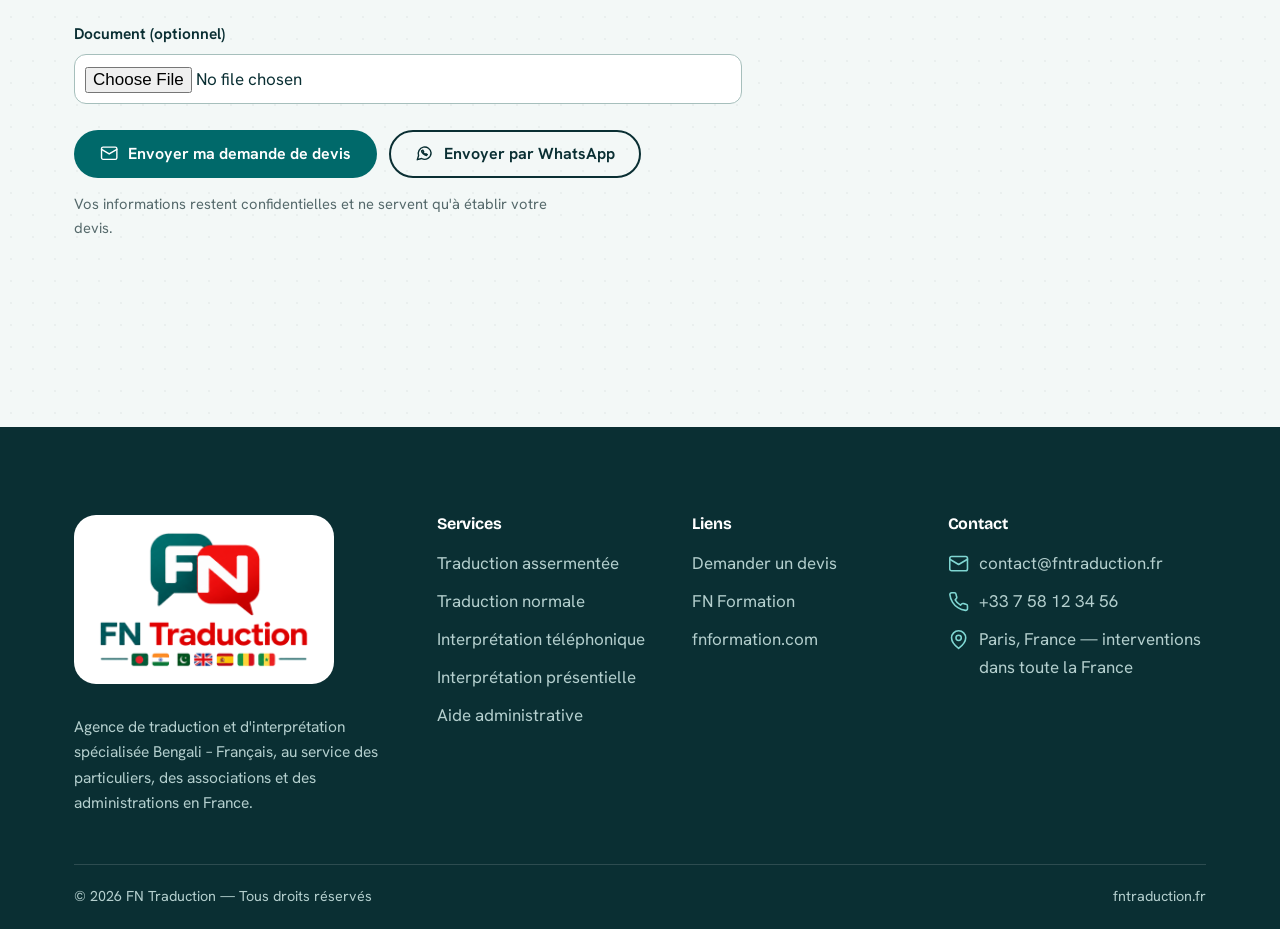
<file: devis.html>
<!DOCTYPE html>
<html lang="fr" data-title-fr="Demander un devis gratuit | FN Traduction" data-title-bn="বিনামূল্যে কোটেশন চান | FN Traduction">
<head>
<meta charset="UTF-8">
<meta name="viewport" content="width=device-width, initial-scale=1">
<title>Demander un devis gratuit | FN Traduction</title>
<meta name="description" content="Demandez un devis gratuit pour une traduction ou une interprétation bengali ⇄ français. Réponse sous 24h ouvrées.">
<meta name="theme-color" content="#00696a">
<script>document.documentElement.classList.add("js")</script>
<meta property="og:type" content="website">
<meta property="og:title" content="Demander un devis gratuit | FN Traduction">
<meta property="og:description" content="Demandez un devis gratuit pour une traduction ou une interprétation bengali ⇄ français. Réponse sous 24h ouvrées.">
<meta property="og:image" content="https://fnboutique.github.io/FN-Traduction-/img/og.png">
<meta property="og:locale" content="fr_FR">
<meta property="og:locale:alternate" content="bn_BD">
<link rel="icon" href="img/favicon.png" type="image/png">
<link rel="apple-touch-icon" href="img/icon-192.png">
<link rel="preload" href="fonts/bricolage-grotesque-latin-opsz-normal.woff2" as="font" type="font/woff2" crossorigin>
<link rel="preload" href="img/logo-mark.png" as="image">
<link rel="stylesheet" href="css/style.css">

</head>
<body>
<svg xmlns="http://www.w3.org/2000/svg" style="display:none" aria-hidden="true">
<symbol id="i-file" viewBox="0 0 24 24"><path d="M14 2H6a2 2 0 0 0-2 2v16a2 2 0 0 0 2 2h12a2 2 0 0 0 2-2V8z"/><path d="M14 2v6h6M16 13H8M16 17H8M10 9H8"/></symbol>
<symbol id="i-pen" viewBox="0 0 24 24"><path d="M12 20h9"/><path d="M16.5 3.5a2.12 2.12 0 0 1 3 3L7 19l-4 1 1-4z"/></symbol>
<symbol id="i-phone" viewBox="0 0 24 24"><path d="M22 16.92v3a2 2 0 0 1-2.18 2 19.8 19.8 0 0 1-8.63-3.07 19.5 19.5 0 0 1-6-6A19.8 19.8 0 0 1 2.12 4.18 2 2 0 0 1 4.11 2h3a2 2 0 0 1 2 1.72c.13.96.36 1.9.7 2.81a2 2 0 0 1-.45 2.11L8.09 9.91a16 16 0 0 0 6 6l1.27-1.27a2 2 0 0 1 2.11-.45c.91.34 1.85.57 2.81.7A2 2 0 0 1 22 16.92z"/></symbol>
<symbol id="i-users" viewBox="0 0 24 24"><path d="M17 21v-2a4 4 0 0 0-4-4H5a4 4 0 0 0-4 4v2"/><circle cx="9" cy="7" r="4"/><path d="M23 21v-2a4 4 0 0 0-3-3.87M16 3.13a4 4 0 0 1 0 7.75"/></symbol>
<symbol id="i-landmark" viewBox="0 0 24 24"><path d="M3 22h18M6 18v-7M10 18v-7M14 18v-7M18 18v-7M12 2 3 7h18z"/></symbol>
<symbol id="i-cap" viewBox="0 0 24 24"><path d="M22 10 12 5 2 10l10 5z"/><path d="M6 12v5c3 3 9 3 12 0v-5"/></symbol>
<symbol id="i-clock" viewBox="0 0 24 24"><circle cx="12" cy="12" r="10"/><path d="M12 6v6l4 2"/></symbol>
<symbol id="i-shield" viewBox="0 0 24 24"><path d="M12 22s8-4 8-10V5l-8-3-8 3v7c0 6 8 10 8 10z"/><path d="m9 12 2 2 4-4"/></symbol>
<symbol id="i-lang" viewBox="0 0 24 24"><path d="m5 8 6 6M4 14l6-6 2-3M2 5h12M7 2h1M22 22l-5-10-5 10M14 18h6"/></symbol>
<symbol id="i-lock" viewBox="0 0 24 24"><rect x="3" y="11" width="18" height="11" rx="2"/><path d="M7 11V7a5 5 0 0 1 10 0v4"/></symbol>
<symbol id="i-mail" viewBox="0 0 24 24"><rect x="2" y="4" width="20" height="16" rx="2"/><path d="m22 7-10 6L2 7"/></symbol>
<symbol id="i-arrow" viewBox="0 0 24 24"><path d="M5 12h14M13 6l6 6-6 6"/></symbol>
<symbol id="i-menu" viewBox="0 0 24 24"><path d="M4 7h16M4 12h16M4 17h16"/></symbol>
<symbol id="i-x" viewBox="0 0 24 24"><path d="M6 6l12 12M18 6 6 18"/></symbol>
<symbol id="i-plus" viewBox="0 0 24 24"><path d="M12 5v14M5 12h14"/></symbol>
<symbol id="i-chev" viewBox="0 0 24 24"><path d="m9 6 6 6-6 6"/></symbol>
<symbol id="i-mic" viewBox="0 0 24 24"><path d="M12 2a3 3 0 0 0-3 3v7a3 3 0 0 0 6 0V5a3 3 0 0 0-3-3z"/><path d="M19 10v2a7 7 0 0 1-14 0v-2M12 19v3"/></symbol>
<symbol id="i-info" viewBox="0 0 24 24"><circle cx="12" cy="12" r="10"/><path d="M12 16v-4M12 8h.01"/></symbol>
<symbol id="i-bulb" viewBox="0 0 24 24"><path d="M9 18h6M10 22h4M12 2a7 7 0 0 0-4 12.7c.6.5 1 1.3 1 2.1V17h6v-.2c0-.8.4-1.6 1-2.1A7 7 0 0 0 12 2z"/></symbol>
<symbol id="i-pin" viewBox="0 0 24 24"><path d="M20 10c0 6-8 12-8 12S4 16 4 10a8 8 0 0 1 16 0z"/><circle cx="12" cy="10" r="3"/></symbol>
<symbol id="i-wa" viewBox="0 0 24 24"><path d="M21 11.5a8.4 8.4 0 0 1-12.4 7.4L3 20.5l1.7-5.4A8.4 8.4 0 1 1 21 11.5z"/><path d="M8.5 9c.3 2.6 3.5 5.6 6.4 6l1.2-1.3-2-1-1 .6c-.9-.4-1.9-1.3-2.3-2.2l.6-1-1-2z"/></symbol>
<symbol id="a-sheet" viewBox="0 0 120 150"><g fill="none" stroke="currentColor" stroke-width="3" stroke-linecap="round"><rect x="14" y="8" width="92" height="134" rx="8"/><path d="M30 38h60M30 56h60M30 74h60M30 92h36"/></g></symbol>
<symbol id="a-seal" viewBox="0 0 120 150"><g fill="none" stroke="currentColor" stroke-width="3"><circle cx="82" cy="108" r="19"/><circle cx="82" cy="108" r="12" stroke-width="2"/></g></symbol>
<symbol id="a-pen" viewBox="0 0 120 150"><g fill="none" stroke="currentColor" stroke-width="3" stroke-linecap="round" stroke-linejoin="round"><path d="M96 84 62 118l-4 14 14-4 34-34z"/><path d="m88 92 8 8"/></g></symbol>
<symbol id="i-check" viewBox="0 0 24 24"><path d="m5 12.5 4.5 4.5L19 7"/></symbol>
</svg>
<a class="skip" href="#main" data-fr="Aller au contenu" data-bn="মূল অংশে যান">Aller au contenu</a>
<header class="site-header">
  <div class="wrap"><div class="hbar">
    <a class="brand" href="index.html" aria-label="FN Traduction">
      <img class="brand-mark" src="img/logo-mark.png" width="62" height="47" alt="">
      <span><span class="brand-name"><b>FN</b> <i>Traduction</i></span><span class="brand-sub" data-fr="Bengali ⇄ Français" data-bn="বাংলা ⇄ ফরাসি">Bengali ⇄ Français</span></span>
    </a>
    <nav class="nav" id="nav" data-fr-label="Navigation principale" data-bn-label="প্রধান মেনু">
      <span class="nav-glider" aria-hidden="true"></span>
      <a href="index.html" data-fr="Accueil" data-bn="হোম">Accueil</a><a href="traduction.html" data-fr="Traduction" data-bn="অনুবাদ">Traduction</a><a href="interpretation.html" data-fr="Interprétation" data-bn="দোভাষীগিরি">Interprétation</a><a href="services.html" data-fr="Autres services" data-bn="অন্যান্য সেবা">Autres services</a><a href="formation.html" data-fr="Formation" data-bn="Formation">Formation</a><a class="nav-cta" href="devis.html" aria-current="page"><span data-fr="Devis gratuit" data-bn="বিনামূল্যে কোটেশন">Devis gratuit</span><svg class="ico" aria-hidden="true"><use href="#i-arrow"/></svg></a>
    </nav>
    <div class="lang" role="group" data-fr-label="Langue" data-bn-label="ভাষা">
      <span class="pill"></span>
      <button type="button" data-lang="fr" aria-pressed="true">FR</button>
      <button type="button" data-lang="bn" aria-pressed="false" lang="bn">বাংলা</button>
    </div>
    <button class="burger" id="burger" type="button" aria-expanded="false" aria-controls="nav" data-fr-label="Menu" data-bn-label="মেনু">
      <svg class="ico i-menu" aria-hidden="true"><use href="#i-menu"/></svg><svg class="ico i-x" aria-hidden="true"><use href="#i-x"/></svg>
    </button>
  </div></div>
</header>
<main id="main">

<section class="hero qhero"><div class="wrap hero-grid">
  <div>
    <div class="crumb"><a href="index.html" data-fr="Accueil" data-bn="হোম">Accueil</a><svg class="ico" aria-hidden="true"><use href="#i-chev"/></svg><span data-fr="Devis gratuit" data-bn="বিনামূল্যে কোটেশন">Devis gratuit</span></div>
    <h1 data-fr="&lt;span class=&quot;ln&quot;&gt;&lt;span&gt;Votre devis gratuit,&lt;/span&gt;&lt;/span&gt;&lt;span class=&quot;ln&quot;&gt;&lt;span&gt;en deux minutes&lt;/span&gt;&lt;/span&gt;&lt;span class=&quot;ln&quot;&gt;&lt;span&gt;chrono.&lt;/span&gt;&lt;/span&gt;" data-bn="&lt;span class=&quot;ln&quot;&gt;&lt;span&gt;আপনার বিনামূল্যে কোটেশন,&lt;/span&gt;&lt;/span&gt;&lt;span class=&quot;ln&quot;&gt;&lt;span&gt;মাত্র দুই মিনিটে।&lt;/span&gt;&lt;/span&gt;"><span class="ln"><span>Votre devis gratuit,</span></span><span class="ln"><span>en deux minutes</span></span><span class="ln"><span>chrono.</span></span></h1>
    <p class="lead" data-fr="Remplissez ce formulaire : nous vous répondons avec un tarif ferme sous 24 heures ouvrées, sans engagement." data-bn="ফর্মটি পূরণ করুন: আমরা কর্মদিবসে ২৪ ঘণ্টার মধ্যে নির্ধারিত মূল্যসহ উত্তর দেব, কোনো বাধ্যবাধকতা নেই।">Remplissez ce formulaire : nous vous répondons avec un tarif ferme sous 24 heures ouvrées, sans engagement.</p>
    <ul class="qpoints">
      <li><svg class="ico" aria-hidden="true"><use href="#i-clock"/></svg><span data-fr="Réponse sous 24h" data-bn="২৪ ঘণ্টার মধ্যে উত্তর">Réponse sous 24h</span></li>
      <li><svg class="ico" aria-hidden="true"><use href="#i-shield"/></svg><span data-fr="Tarif ferme" data-bn="নির্ধারিত মূল্য">Tarif ferme</span></li>
      <li><svg class="ico" aria-hidden="true"><use href="#i-check"/></svg><span data-fr="Sans engagement" data-bn="কোনো বাধ্যবাধকতা নেই">Sans engagement</span></li>
    </ul>
  </div>
  <div class="qscene" aria-hidden="true">
    <div class="docs-ring"></div>
    <div class="qcard">
      <div class="qhead"><i></i><span data-fr="Devis" data-bn="কোটেশন">Devis</span><em>N° 2026-0148</em></div>
      <div class="qrow"><span data-fr="Service" data-bn="সেবা">Service</span><b data-fr="Traduction assermentée" data-bn="শপথবদ্ধ অনুবাদ">Traduction assermentée</b></div>
      <div class="qrow"><span data-fr="Langues" data-bn="ভাষা">Langues</span><b data-fr="Bengali → Français" data-bn="বাংলা → ফরাসি">Bengali → Français</b></div>
      <div class="qrow"><span data-fr="Délai" data-bn="সময়সীমা">Délai</span><b data-fr="48 h" data-bn="৪৮ ঘণ্টা">48 h</b></div>
      <div class="qrow"><span data-fr="Tarif" data-bn="মূল্য">Tarif</span><b data-fr="Ferme et annoncé" data-bn="নির্ধারিত ও আগে থেকে জানানো">Ferme et annoncé</b></div>
      <div class="qbar"><span></span></div>
      <div class="qstamp"><span data-fr="GRATUIT" data-bn="বিনামূল্যে">GRATUIT</span></div>
    </div>
    <div class="qcard qback"></div>
    <div class="docs-chip chip-a"><svg class="ico" aria-hidden="true"><use href="#i-clock"/></svg><span data-fr="Réponse sous 24h" data-bn="২৪ ঘণ্টার মধ্যে উত্তর">Réponse sous 24h</span></div>
    <div class="docs-chip chip-b"><svg class="ico" aria-hidden="true"><use href="#i-lang"/></svg><span>Bengali ⇄ Français</span></div>
  </div>
</div></section>
<section class="block tight"><div class="wrap form-wrap"><div><form id="devis-form" novalidate data-email="contact@fntraduction.fr" data-wa="33758123456">
  <fieldset id="svc-fs" class="field"><legend data-fr="Service souhaité *" data-bn="কাঙ্ক্ষিত সেবা *">Service souhaité *</legend>
    <div class="pick"><label><svg class="ico" aria-hidden="true"><use href="#i-file"/></svg><input type="radio" name="service" value="Traduction assermentée"><span data-fr="Traduction assermentée" data-bn="শপথবদ্ধ অনুবাদ">Traduction assermentée</span></label><label><svg class="ico" aria-hidden="true"><use href="#i-pen"/></svg><input type="radio" name="service" value="Traduction normale"><span data-fr="Traduction normale" data-bn="সাধারণ অনুবাদ">Traduction normale</span></label><label><svg class="ico" aria-hidden="true"><use href="#i-phone"/></svg><input type="radio" name="service" value="Interprétation téléphonique"><span data-fr="Interprétation téléphonique" data-bn="টেলিফোনিক দোভাষীগিরি">Interprétation téléphonique</span></label><label><svg class="ico" aria-hidden="true"><use href="#i-users"/></svg><input type="radio" name="service" value="Interprétation présentielle"><span data-fr="Interprétation présentielle" data-bn="সরাসরি দোভাষীগিরি">Interprétation présentielle</span></label><label><svg class="ico" aria-hidden="true"><use href="#i-landmark"/></svg><input type="radio" name="service" value="Service administratif"><span data-fr="Service administratif / autre" data-bn="প্রশাসনিক সেবা / অন্যান্য">Service administratif / autre</span></label><label><svg class="ico" aria-hidden="true"><use href="#i-cap"/></svg><input type="radio" name="service" value="Formation"><span data-fr="Formation (FN Formation)" data-bn="Formation (FN Formation)">Formation (FN Formation)</span></label></div>
    <p class="err" data-fr="Choisissez un service." data-bn="একটি সেবা বেছে নিন।">Choisissez un service.</p>
  </fieldset>
  <fieldset><legend data-fr="Votre demande" data-bn="আপনার আবেদন">Votre demande</legend>
    <div class="fields">
      <div class="field" data-req><label for="nom" data-fr="Nom complet *" data-bn="পুরো নাম *">Nom complet *</label><input type="text" id="nom" name="nom" data-fr-ph="Ex. : Rahima Akter" data-bn-ph="যেমন: রাহিমা আক্তার" autocomplete="name"><p class="err" data-fr="Ce champ est obligatoire." data-bn="এই ঘরটি পূরণ করা আবশ্যক।">Ce champ est obligatoire.</p></div>
      <div class="field" data-req><label for="email" data-fr="E-mail *" data-bn="ইমেইল *">E-mail *</label><input type="email" id="email" name="email" autocomplete="email" placeholder="vous@exemple.fr"><p class="err" data-fr="Ce champ est obligatoire." data-bn="এই ঘরটি পূরণ করা আবশ্যক।">Ce champ est obligatoire.</p></div>
      <div class="field"><label for="tel" data-fr="Téléphone / WhatsApp" data-bn="ফোন / WhatsApp">Téléphone / WhatsApp</label><input type="tel" id="tel" name="tel" placeholder="+33 6 12 34 56 78" autocomplete="tel"></div>
      <div class="field"><label for="delai" data-fr="Délai souhaité" data-bn="কাঙ্ক্ষিত সময়সীমা">Délai souhaité</label><input type="text" id="delai" name="delai" data-fr-ph="Ex. : avant le 15/12, urgent…" data-bn-ph="যেমন: ১৫/১২-এর আগে, জরুরি…" ></div>
      <div class="field"><label for="source" data-fr="Langue source" data-bn="উৎস ভাষা">Langue source</label><select id="source" name="source"><option value="Bengali" data-fr="Bengali" data-bn="বাংলা">Bengali</option><option value="Français" data-fr="Français" data-bn="ফরাসি">Français</option></select></div>
      <div class="field"><label for="cible" data-fr="Langue cible" data-bn="লক্ষ্য ভাষা">Langue cible</label><select id="cible" name="cible"><option value="Français" data-fr="Français" data-bn="ফরাসি">Français</option><option value="Bengali" data-fr="Bengali" data-bn="বাংলা">Bengali</option></select></div>
      <div class="field full" data-req><label for="message" data-fr="Décrivez votre besoin *" data-bn="আপনার প্রয়োজন লিখুন *">Décrivez votre besoin *</label><textarea id="message" name="message" data-fr-ph="Ex. : J&#x27;ai besoin d&#x27;une traduction assermentée de mon acte de naissance pour la préfecture, avant le 20 du mois." data-bn-ph="যেমন: প্রিফেকচারের জন্য আমার জন্মসনদের শপথবদ্ধ অনুবাদ দরকার, মাসের ২০ তারিখের আগে।"></textarea><p class="err" data-fr="Ce champ est obligatoire." data-bn="এই ঘরটি পূরণ করা আবশ্যক।">Ce champ est obligatoire.</p></div>
      <div class="field full"><label for="fichier" data-fr="Document (optionnel)" data-bn="নথি (ঐচ্ছিক)">Document (optionnel)</label>
        <input type="file" id="fichier" name="fichier" accept=".pdf,.jpg,.jpeg,.png,.doc,.docx">
        <p class="hint" id="file-note" hidden data-fr="Votre fichier ne peut pas être joint automatiquement : envoyez-le par e-mail (en réponse) ou par WhatsApp." data-bn="আপনার ফাইল নিজে থেকে যুক্ত হবে না: ইমেইলে (উত্তরে) বা হোয়াটসঅ্যাপে পাঠিয়ে দিন।">Votre fichier ne peut pas être joint automatiquement : envoyez-le par e-mail (en réponse) ou par WhatsApp.</p>
      </div>
    </div>
  </fieldset>
  <div>
    <div class="actions">
      <button type="submit" class="btn btn-primary"><svg class="ico" aria-hidden="true"><use href="#i-mail"/></svg><span data-fr="Envoyer ma demande de devis" data-bn="আমার কোটেশনের অনুরোধ পাঠান">Envoyer ma demande de devis</span></button>
      <button type="button" class="btn btn-ghost" id="wa-btn"><svg class="ico" aria-hidden="true"><use href="#i-wa"/></svg><span data-fr="Envoyer par WhatsApp" data-bn="হোয়াটসঅ্যাপে পাঠান">Envoyer par WhatsApp</span></button>
    </div>
    <p class="form-note" style="margin-top:14px" data-fr="Vos informations restent confidentielles et ne servent qu&#x27;à établir votre devis." data-bn="আপনার তথ্য গোপন থাকবে এবং শুধুমাত্র কোটেশনের কাজেই ব্যবহৃত হবে।">Vos informations restent confidentielles et ne servent qu'à établir votre devis.</p>
  </div>
  <div class="success" id="form-success" role="status" data-fr="Merci ! Votre logiciel e-mail va s&#x27;ouvrir avec votre demande pré-remplie. Si besoin, écrivez-nous directement à contact@fntraduction.fr." data-bn="ধন্যবাদ! আপনার ইমেইল অ্যাপ খুলবে, অনুরোধটি আগে থেকেই লেখা থাকবে। প্রয়োজনে সরাসরি contact@fntraduction.fr-এ লিখুন।">Merci ! Votre logiciel e-mail va s'ouvrir avec votre demande pré-remplie. Si besoin, écrivez-nous directement à contact@fntraduction.fr.</div>
</form></div><div class="stack">
  <div class="panel">
    <h3 data-fr="Ce qui se passe ensuite" data-bn="এরপর কী ঘটে">Ce qui se passe ensuite</h3>
    <div style="margin-top:16px"><ul class="checks"><li data-fr="Réponse sous 24h ouvrées avec un tarif ferme" data-bn="২৪ ঘণ্টায় নির্দিষ্ট মূল্যসহ উত্তর">Réponse sous 24h ouvrées avec un tarif ferme</li><li data-fr="Paiement uniquement après acceptation du devis" data-bn="কোটেশন গ্রহণের পরেই শুধু পেমেন্ট">Paiement uniquement après acceptation du devis</li><li data-fr="Livraison par e-mail, courrier ou sur place selon le service" data-bn="সেবা অনুযায়ী ইমেইল, ডাক বা সরাসরি ডেলিভারি">Livraison par e-mail, courrier ou sur place selon le service</li></ul></div>
  </div>
  <div class="panel">
    <h3 data-fr="Vous préférez nous appeler ?" data-bn="ফোন করতে চান?">Vous préférez nous appeler ?</h3>
    <a class="contact-big" style="margin-top:14px" href="tel:+33758123456"><svg class="ico" aria-hidden="true"><use href="#i-phone"/></svg>+33 7 58 12 34 56</a>
    <p data-fr="Du lundi au samedi, 9h – 19h (heure de Paris)" data-bn="সোম–শনি, সকাল ৯টা – সন্ধ্যা ৭টা (প্যারিস সময়)">Du lundi au samedi, 9h – 19h (heure de Paris)</p>
    <p><a href="mailto:contact@fntraduction.fr">contact@fntraduction.fr</a></p>
    <p data-fr="WhatsApp disponible pour envoyer vos documents en photo." data-bn="ছবি তুলে নথি পাঠাতে WhatsApp ব্যবহার করতে পারেন।">WhatsApp disponible pour envoyer vos documents en photo.</p>
  </div>
</div></div></section>

</main>
<footer class="site-footer">
  <div class="wrap">
    <div class="f-grid">
      <div>
        <a class="logo-card" href="index.html" aria-label="FN Traduction"><img src="img/logo-full.png" width="900" height="584" alt="FN Traduction" loading="lazy"></a>
        <p class="f-about" data-fr="Agence de traduction et d&#x27;interprétation spécialisée Bengali – Français, au service des particuliers, des associations et des administrations en France." data-bn="ব্যক্তি, সংস্থা ও প্রশাসনের জন্য ফ্রান্স জুড়ে বাংলা–ফরাসি ভাষায় বিশেষজ্ঞ অনুবাদ ও দোভাষী সংস্থা।">Agence de traduction et d'interprétation spécialisée Bengali – Français, au service des particuliers, des associations et des administrations en France.</p>
      </div>
      <div>
        <h4 data-fr="Services" data-bn="সেবাসমূহ">Services</h4>
        <ul>
          <li><a href="traduction.html#assermentee" data-fr="Traduction assermentée" data-bn="শপথবদ্ধ অনুবাদ">Traduction assermentée</a></li>
          <li><a href="traduction.html#normale" data-fr="Traduction normale" data-bn="সাধারণ অনুবাদ">Traduction normale</a></li>
          <li><a href="interpretation.html#telephonique" data-fr="Interprétation téléphonique" data-bn="টেলিফোনিক দোভাষীগিরি">Interprétation téléphonique</a></li>
          <li><a href="interpretation.html#presentielle" data-fr="Interprétation présentielle" data-bn="সরাসরি দোভাষীগিরি">Interprétation présentielle</a></li>
          <li><a href="services.html" data-fr="Aide administrative" data-bn="প্রশাসনিক সহায়তা">Aide administrative</a></li>
        </ul>
      </div>
      <div>
        <h4 data-fr="Liens" data-bn="লিংক">Liens</h4>
        <ul>
          <li><a href="devis.html" data-fr="Demander un devis" data-bn="কোটেশন চান">Demander un devis</a></li>
          <li><a href="formation.html" data-fr="FN Formation" data-bn="FN Formation">FN Formation</a></li>
          <li><a href="https://www.fnformation.com" target="_blank" rel="noopener">fnformation.com</a></li>
        </ul>
      </div>
      <div>
        <h4 data-fr="Contact" data-bn="যোগাযোগ">Contact</h4>
        <ul class="f-contact">
          <li><svg class="ico" aria-hidden="true"><use href="#i-mail"/></svg><a href="mailto:contact@fntraduction.fr">contact@fntraduction.fr</a></li>
          <li><svg class="ico" aria-hidden="true"><use href="#i-phone"/></svg><a href="tel:+33758123456">+33 7 58 12 34 56</a></li>
          <li><svg class="ico" aria-hidden="true"><use href="#i-pin"/></svg><span data-fr="Paris, France — interventions dans toute la France" data-bn="প্যারিস, ফ্রান্স — সারা ফ্রান্সে সেবা">Paris, France — interventions dans toute la France</span></li>
        </ul>
      </div>
    </div>
    <div class="f-bottom"><span>© 2026 FN Traduction — <span data-fr="Tous droits réservés" data-bn="সর্বস্বত্ব সংরক্ষিত">Tous droits réservés</span></span><span>fntraduction.fr</span></div>
  </div>
</footer>
<div class="dock">
  <a class="btn btn-ghost btn-sm" href="tel:+33758123456"><svg class="ico" aria-hidden="true"><use href="#i-phone"/></svg><span data-fr="Appeler" data-bn="ফোন করুন">Appeler</span></a>
  <a class="btn btn-primary btn-sm" href="devis.html"><span data-fr="Devis gratuit" data-bn="বিনামূল্যে কোটেশন">Devis gratuit</span><svg class="ico" aria-hidden="true"><use href="#i-arrow"/></svg></a>
</div>
<script src="js/main.js" defer></script>
</body>
</html>
</file>
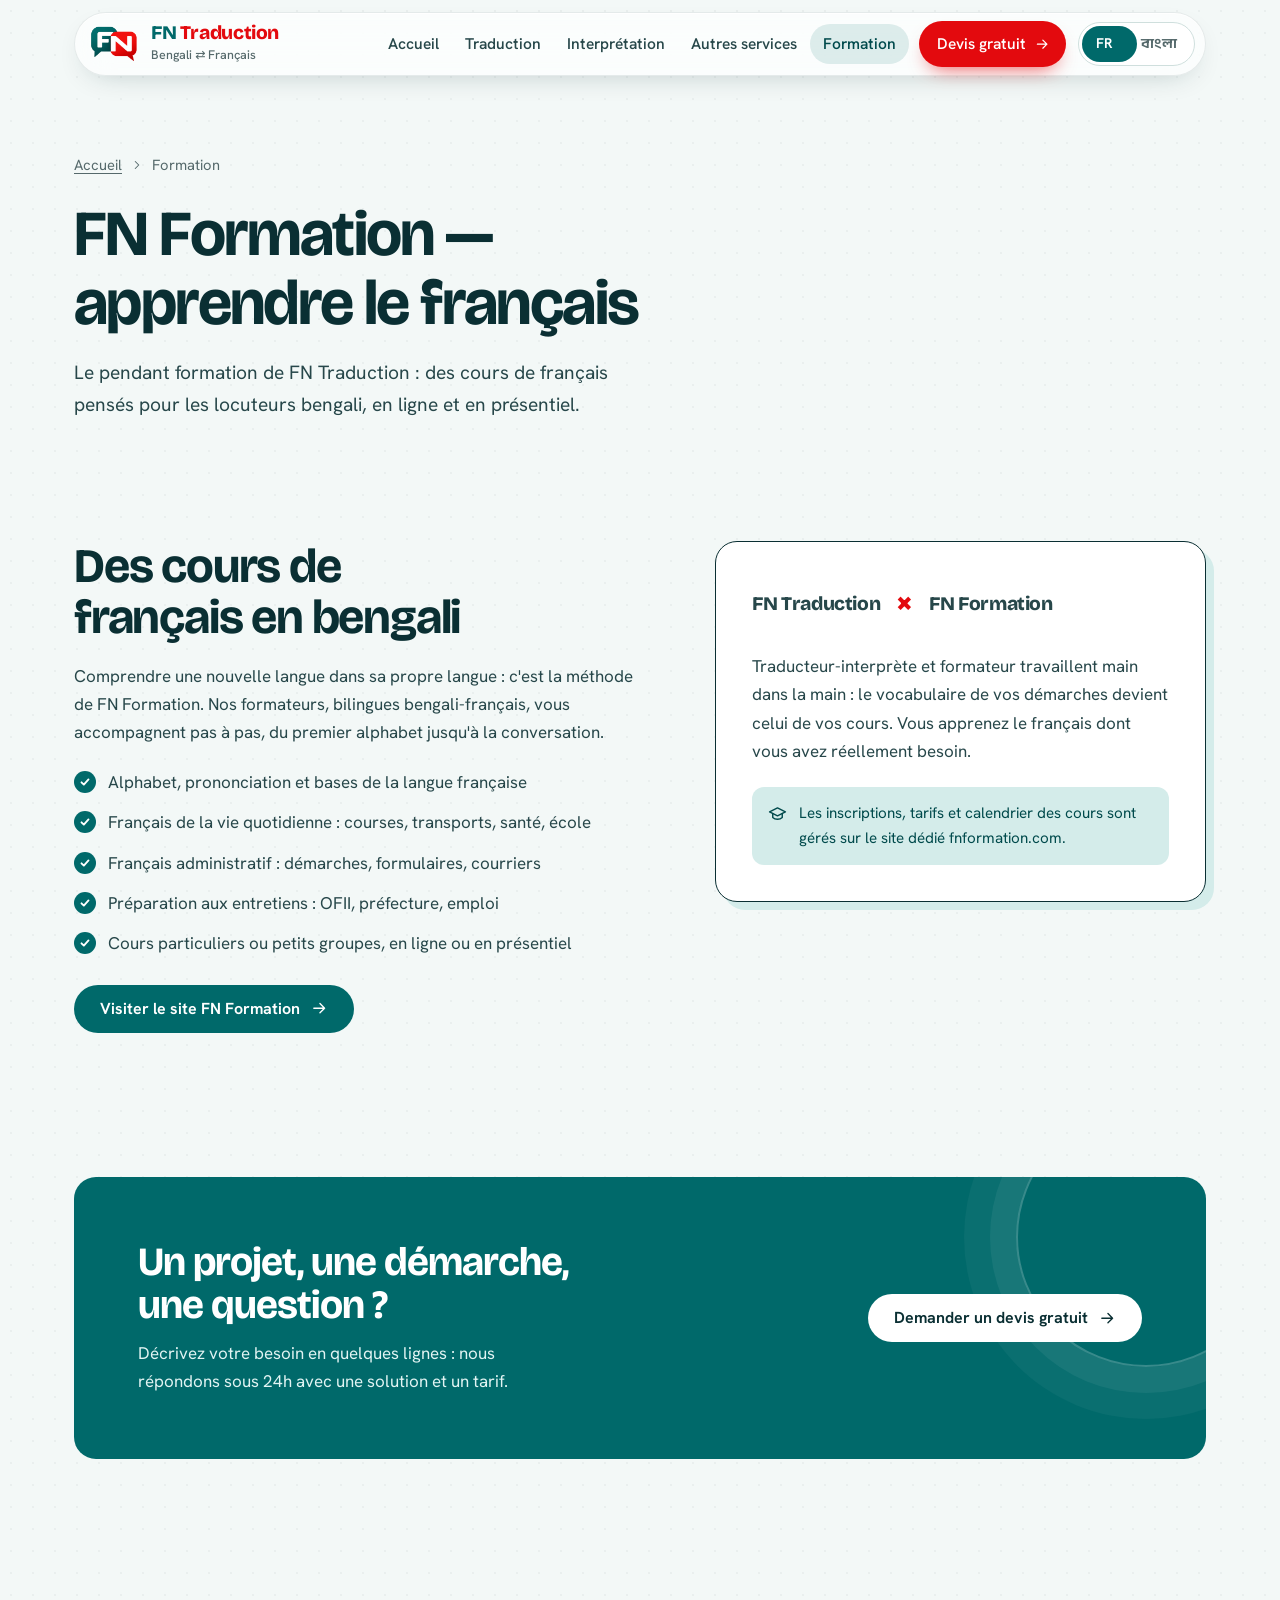
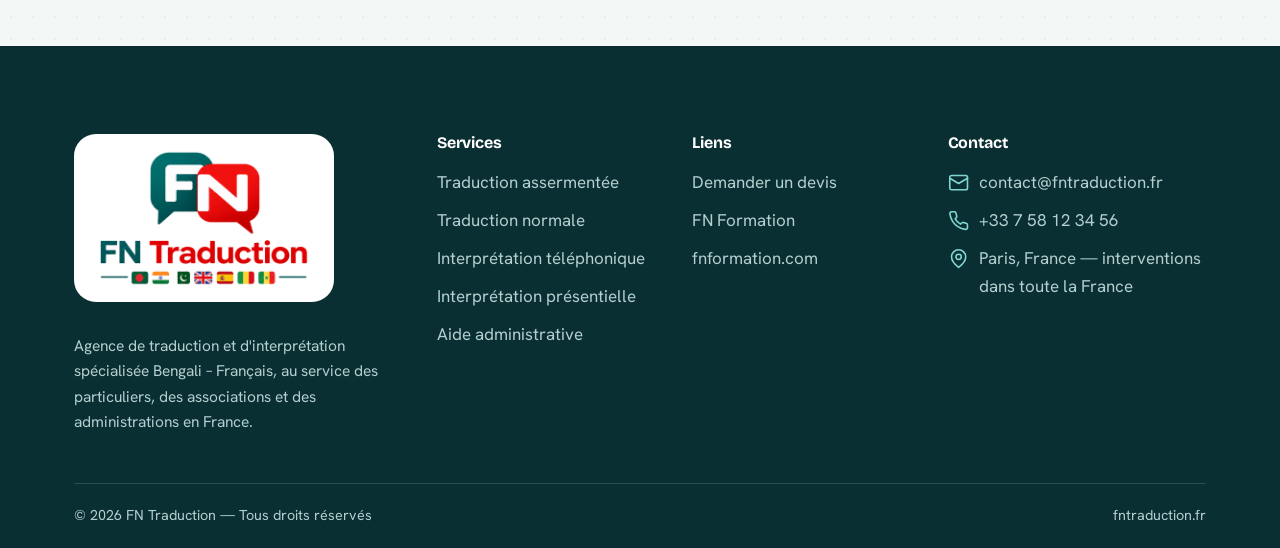
<file: formation.html>
<!DOCTYPE html>
<html lang="fr" data-title-fr="FN Formation — apprendre le français | FN Traduction" data-title-bn="FN Formation — ফরাসি শিখুন | FN Traduction">
<head>
<meta charset="UTF-8">
<meta name="viewport" content="width=device-width, initial-scale=1">
<title>FN Formation — apprendre le français | FN Traduction</title>
<meta name="description" content="FN Formation : cours de français pour locuteurs bengali, en ligne et en présentiel.">
<meta name="theme-color" content="#00696a">
<script>document.documentElement.classList.add("js")</script>
<meta property="og:type" content="website">
<meta property="og:title" content="FN Formation — apprendre le français | FN Traduction">
<meta property="og:description" content="FN Formation : cours de français pour locuteurs bengali, en ligne et en présentiel.">
<meta property="og:image" content="https://fnboutique.github.io/FN-Traduction-/img/og.png">
<meta property="og:locale" content="fr_FR">
<meta property="og:locale:alternate" content="bn_BD">
<link rel="icon" href="img/favicon.png" type="image/png">
<link rel="apple-touch-icon" href="img/icon-192.png">
<link rel="preload" href="fonts/bricolage-grotesque-latin-opsz-normal.woff2" as="font" type="font/woff2" crossorigin>
<link rel="preload" href="img/logo-mark.png" as="image">
<link rel="stylesheet" href="css/style.css">

</head>
<body>
<svg xmlns="http://www.w3.org/2000/svg" style="display:none" aria-hidden="true">
<symbol id="i-file" viewBox="0 0 24 24"><path d="M14 2H6a2 2 0 0 0-2 2v16a2 2 0 0 0 2 2h12a2 2 0 0 0 2-2V8z"/><path d="M14 2v6h6M16 13H8M16 17H8M10 9H8"/></symbol>
<symbol id="i-pen" viewBox="0 0 24 24"><path d="M12 20h9"/><path d="M16.5 3.5a2.12 2.12 0 0 1 3 3L7 19l-4 1 1-4z"/></symbol>
<symbol id="i-phone" viewBox="0 0 24 24"><path d="M22 16.92v3a2 2 0 0 1-2.18 2 19.8 19.8 0 0 1-8.63-3.07 19.5 19.5 0 0 1-6-6A19.8 19.8 0 0 1 2.12 4.18 2 2 0 0 1 4.11 2h3a2 2 0 0 1 2 1.72c.13.96.36 1.9.7 2.81a2 2 0 0 1-.45 2.11L8.09 9.91a16 16 0 0 0 6 6l1.27-1.27a2 2 0 0 1 2.11-.45c.91.34 1.85.57 2.81.7A2 2 0 0 1 22 16.92z"/></symbol>
<symbol id="i-users" viewBox="0 0 24 24"><path d="M17 21v-2a4 4 0 0 0-4-4H5a4 4 0 0 0-4 4v2"/><circle cx="9" cy="7" r="4"/><path d="M23 21v-2a4 4 0 0 0-3-3.87M16 3.13a4 4 0 0 1 0 7.75"/></symbol>
<symbol id="i-landmark" viewBox="0 0 24 24"><path d="M3 22h18M6 18v-7M10 18v-7M14 18v-7M18 18v-7M12 2 3 7h18z"/></symbol>
<symbol id="i-cap" viewBox="0 0 24 24"><path d="M22 10 12 5 2 10l10 5z"/><path d="M6 12v5c3 3 9 3 12 0v-5"/></symbol>
<symbol id="i-clock" viewBox="0 0 24 24"><circle cx="12" cy="12" r="10"/><path d="M12 6v6l4 2"/></symbol>
<symbol id="i-shield" viewBox="0 0 24 24"><path d="M12 22s8-4 8-10V5l-8-3-8 3v7c0 6 8 10 8 10z"/><path d="m9 12 2 2 4-4"/></symbol>
<symbol id="i-lang" viewBox="0 0 24 24"><path d="m5 8 6 6M4 14l6-6 2-3M2 5h12M7 2h1M22 22l-5-10-5 10M14 18h6"/></symbol>
<symbol id="i-lock" viewBox="0 0 24 24"><rect x="3" y="11" width="18" height="11" rx="2"/><path d="M7 11V7a5 5 0 0 1 10 0v4"/></symbol>
<symbol id="i-mail" viewBox="0 0 24 24"><rect x="2" y="4" width="20" height="16" rx="2"/><path d="m22 7-10 6L2 7"/></symbol>
<symbol id="i-arrow" viewBox="0 0 24 24"><path d="M5 12h14M13 6l6 6-6 6"/></symbol>
<symbol id="i-menu" viewBox="0 0 24 24"><path d="M4 7h16M4 12h16M4 17h16"/></symbol>
<symbol id="i-x" viewBox="0 0 24 24"><path d="M6 6l12 12M18 6 6 18"/></symbol>
<symbol id="i-plus" viewBox="0 0 24 24"><path d="M12 5v14M5 12h14"/></symbol>
<symbol id="i-chev" viewBox="0 0 24 24"><path d="m9 6 6 6-6 6"/></symbol>
<symbol id="i-mic" viewBox="0 0 24 24"><path d="M12 2a3 3 0 0 0-3 3v7a3 3 0 0 0 6 0V5a3 3 0 0 0-3-3z"/><path d="M19 10v2a7 7 0 0 1-14 0v-2M12 19v3"/></symbol>
<symbol id="i-info" viewBox="0 0 24 24"><circle cx="12" cy="12" r="10"/><path d="M12 16v-4M12 8h.01"/></symbol>
<symbol id="i-bulb" viewBox="0 0 24 24"><path d="M9 18h6M10 22h4M12 2a7 7 0 0 0-4 12.7c.6.5 1 1.3 1 2.1V17h6v-.2c0-.8.4-1.6 1-2.1A7 7 0 0 0 12 2z"/></symbol>
<symbol id="i-pin" viewBox="0 0 24 24"><path d="M20 10c0 6-8 12-8 12S4 16 4 10a8 8 0 0 1 16 0z"/><circle cx="12" cy="10" r="3"/></symbol>
<symbol id="i-wa" viewBox="0 0 24 24"><path d="M21 11.5a8.4 8.4 0 0 1-12.4 7.4L3 20.5l1.7-5.4A8.4 8.4 0 1 1 21 11.5z"/><path d="M8.5 9c.3 2.6 3.5 5.6 6.4 6l1.2-1.3-2-1-1 .6c-.9-.4-1.9-1.3-2.3-2.2l.6-1-1-2z"/></symbol>
<symbol id="a-sheet" viewBox="0 0 120 150"><g fill="none" stroke="currentColor" stroke-width="3" stroke-linecap="round"><rect x="14" y="8" width="92" height="134" rx="8"/><path d="M30 38h60M30 56h60M30 74h60M30 92h36"/></g></symbol>
<symbol id="a-seal" viewBox="0 0 120 150"><g fill="none" stroke="currentColor" stroke-width="3"><circle cx="82" cy="108" r="19"/><circle cx="82" cy="108" r="12" stroke-width="2"/></g></symbol>
<symbol id="a-pen" viewBox="0 0 120 150"><g fill="none" stroke="currentColor" stroke-width="3" stroke-linecap="round" stroke-linejoin="round"><path d="M96 84 62 118l-4 14 14-4 34-34z"/><path d="m88 92 8 8"/></g></symbol>
<symbol id="i-check" viewBox="0 0 24 24"><path d="m5 12.5 4.5 4.5L19 7"/></symbol>
</svg>
<a class="skip" href="#main" data-fr="Aller au contenu" data-bn="মূল অংশে যান">Aller au contenu</a>
<header class="site-header">
  <div class="wrap"><div class="hbar">
    <a class="brand" href="index.html" aria-label="FN Traduction">
      <img class="brand-mark" src="img/logo-mark.png" width="62" height="47" alt="">
      <span><span class="brand-name"><b>FN</b> <i>Traduction</i></span><span class="brand-sub" data-fr="Bengali ⇄ Français" data-bn="বাংলা ⇄ ফরাসি">Bengali ⇄ Français</span></span>
    </a>
    <nav class="nav" id="nav" data-fr-label="Navigation principale" data-bn-label="প্রধান মেনু">
      <span class="nav-glider" aria-hidden="true"></span>
      <a href="index.html" data-fr="Accueil" data-bn="হোম">Accueil</a><a href="traduction.html" data-fr="Traduction" data-bn="অনুবাদ">Traduction</a><a href="interpretation.html" data-fr="Interprétation" data-bn="দোভাষীগিরি">Interprétation</a><a href="services.html" data-fr="Autres services" data-bn="অন্যান্য সেবা">Autres services</a><a href="formation.html" aria-current="page" data-fr="Formation" data-bn="Formation">Formation</a><a class="nav-cta" href="devis.html"><span data-fr="Devis gratuit" data-bn="বিনামূল্যে কোটেশন">Devis gratuit</span><svg class="ico" aria-hidden="true"><use href="#i-arrow"/></svg></a>
    </nav>
    <div class="lang" role="group" data-fr-label="Langue" data-bn-label="ভাষা">
      <span class="pill"></span>
      <button type="button" data-lang="fr" aria-pressed="true">FR</button>
      <button type="button" data-lang="bn" aria-pressed="false" lang="bn">বাংলা</button>
    </div>
    <button class="burger" id="burger" type="button" aria-expanded="false" aria-controls="nav" data-fr-label="Menu" data-bn-label="মেনু">
      <svg class="ico i-menu" aria-hidden="true"><use href="#i-menu"/></svg><svg class="ico i-x" aria-hidden="true"><use href="#i-x"/></svg>
    </button>
  </div></div>
</header>
<main id="main">

<section class="phero"><div class="wrap">
  <div class="crumb"><a href="index.html" data-fr="Accueil" data-bn="হোম">Accueil</a><svg class="ico" aria-hidden="true"><use href="#i-chev"/></svg><span data-fr="Formation" data-bn="Formation">Formation</span></div>
  <h1 data-fr="FN Formation — apprendre le français" data-bn="FN Formation — ফরাসি শিখুন">FN Formation — apprendre le français</h1>
  <p data-fr="Le pendant formation de FN Traduction : des cours de français pensés pour les locuteurs bengali, en ligne et en présentiel." data-bn="FN Traduction-এর সঙ্গী Formation: বাংলাভাষীদের জন্য তৈরি অনলাইন ও সরাসরি ফরাসি ভাষার কোর্স।">Le pendant formation de FN Traduction : des cours de français pensés pour les locuteurs bengali, en ligne et en présentiel.</p>
</div></section>
<section class="block tight"><div class="wrap">
  <div class="split">
    <div>
      <h2 data-fr="Des cours de français en bengali" data-bn="বাংলায় শেখানো ফরাসি কোর্স">Des cours de français en bengali</h2>
      <p data-fr="Comprendre une nouvelle langue dans sa propre langue : c&#x27;est la méthode de FN Formation. Nos formateurs, bilingues bengali-français, vous accompagnent pas à pas, du premier alphabet jusqu&#x27;à la conversation." data-bn="নিজের ভাষায় নতুন ভাষা শেখা: এটাই FN Formation-এর পদ্ধতি। বাংলা-ফরাসি দ্বিভাষিক শিক্ষকরা প্রথম বর্ণমালা থেকে কথোপকথন পর্যন্ত ধাপে ধাপে আপনার পাশে থাকেন।">Comprendre une nouvelle langue dans sa propre langue : c'est la méthode de FN Formation. Nos formateurs, bilingues bengali-français, vous accompagnent pas à pas, du premier alphabet jusqu'à la conversation.</p>
      <ul class="checks"><li data-fr="Alphabet, prononciation et bases de la langue française" data-bn="বর্ণমালা, উচ্চারণ ও ফরাসি ভাষার ভিত্তি">Alphabet, prononciation et bases de la langue française</li><li data-fr="Français de la vie quotidienne : courses, transports, santé, école" data-bn="দৈনন্দিন ফরাসি: বাজার, পরিবহন, স্বাস্থ্য, স্কুল">Français de la vie quotidienne : courses, transports, santé, école</li><li data-fr="Français administratif : démarches, formulaires, courriers" data-bn="প্রশাসনিক ফরাসি: কাজকর্ম, ফর্ম, চিঠিপত্র">Français administratif : démarches, formulaires, courriers</li><li data-fr="Préparation aux entretiens : OFII, préfecture, emploi" data-bn="সাক্ষাৎকার প্রস্তুতি: OFII, প্রিফেকচার, চাকরি">Préparation aux entretiens : OFII, préfecture, emploi</li><li data-fr="Cours particuliers ou petits groupes, en ligne ou en présentiel" data-bn="ব্যক্তিগত বা ছোট গ্রুপ, অনলাইন বা সরাসরি">Cours particuliers ou petits groupes, en ligne ou en présentiel</li></ul>
      <a class="btn btn-primary" style="margin-top:28px" href="https://www.fnformation.com" target="_blank" rel="noopener"><span data-fr="Visiter le site FN Formation" data-bn="FN Formation সাইটে যান">Visiter le site FN Formation</span><svg class="ico" aria-hidden="true"><use href="#i-arrow"/></svg></a>
    </div>
    <div class="panel">
      <div class="badge-row"><span class="brand-name">FN Traduction</span><span class="x-mark">×</span><span class="brand-name">FN Formation</span></div>
      <p data-fr="Traducteur-interprète et formateur travaillent main dans la main : le vocabulaire de vos démarches devient celui de vos cours. Vous apprenez le français dont vous avez réellement besoin." data-bn="অনুবাদক-দোভাষী ও শিক্ষক হাতে হাত মিলিয়ে কাজ করেন: আপনার প্রশাসনিক কাজের শব্দভাণ্ডারই হয়ে ওঠে আপনার কোর্সের শব্দভাণ্ডার। আপনি ঠিক সেই ফরাসিই শেখেন, যা সত্যিই আপনার দরকার।">Traducteur-interprète et formateur travaillent main dans la main : le vocabulaire de vos démarches devient celui de vos cours. Vous apprenez le français dont vous avez réellement besoin.</p>
      <div class="tip"><svg class="ico" aria-hidden="true"><use href="#i-cap"/></svg><span data-fr="Les inscriptions, tarifs et calendrier des cours sont gérés sur le site dédié fnformation.com." data-bn="ভর্তি, মূল্য ও ক্লাসের সময়সূচি fnformation.com-এর ওয়েবসাইটে দেখা যায়।">Les inscriptions, tarifs et calendrier des cours sont gérés sur le site dédié fnformation.com.</span></div>
    </div>
  </div>
</div></section>
<section class="block tight"><div class="wrap"><div class="cta">
  <div><h2 data-fr="Un projet, une démarche, une question ?" data-bn="কোনো প্রকল্প, কাজ বা প্রশ্ন আছে?">Un projet, une démarche, une question ?</h2><p data-fr="Décrivez votre besoin en quelques lignes : nous répondons sous 24h avec une solution et un tarif." data-bn="কয়েক লাইনে আপনার প্রয়োজন লিখুন: ২৪ ঘণ্টার মধ্যে সমাধান ও মূল্যসহ উত্তর পাবেন।">Décrivez votre besoin en quelques lignes : nous répondons sous 24h avec une solution et un tarif.</p></div>
  <a class="btn btn-light" href="devis.html"><span data-fr="Demander un devis gratuit" data-bn="বিনামূল্যে কোটেশন চান">Demander un devis gratuit</span><svg class="ico" aria-hidden="true"><use href="#i-arrow"/></svg></a>
</div></div></section>

</main>
<footer class="site-footer">
  <div class="wrap">
    <div class="f-grid">
      <div>
        <a class="logo-card" href="index.html" aria-label="FN Traduction"><img src="img/logo-full.png" width="900" height="584" alt="FN Traduction" loading="lazy"></a>
        <p class="f-about" data-fr="Agence de traduction et d&#x27;interprétation spécialisée Bengali – Français, au service des particuliers, des associations et des administrations en France." data-bn="ব্যক্তি, সংস্থা ও প্রশাসনের জন্য ফ্রান্স জুড়ে বাংলা–ফরাসি ভাষায় বিশেষজ্ঞ অনুবাদ ও দোভাষী সংস্থা।">Agence de traduction et d'interprétation spécialisée Bengali – Français, au service des particuliers, des associations et des administrations en France.</p>
      </div>
      <div>
        <h4 data-fr="Services" data-bn="সেবাসমূহ">Services</h4>
        <ul>
          <li><a href="traduction.html#assermentee" data-fr="Traduction assermentée" data-bn="শপথবদ্ধ অনুবাদ">Traduction assermentée</a></li>
          <li><a href="traduction.html#normale" data-fr="Traduction normale" data-bn="সাধারণ অনুবাদ">Traduction normale</a></li>
          <li><a href="interpretation.html#telephonique" data-fr="Interprétation téléphonique" data-bn="টেলিফোনিক দোভাষীগিরি">Interprétation téléphonique</a></li>
          <li><a href="interpretation.html#presentielle" data-fr="Interprétation présentielle" data-bn="সরাসরি দোভাষীগিরি">Interprétation présentielle</a></li>
          <li><a href="services.html" data-fr="Aide administrative" data-bn="প্রশাসনিক সহায়তা">Aide administrative</a></li>
        </ul>
      </div>
      <div>
        <h4 data-fr="Liens" data-bn="লিংক">Liens</h4>
        <ul>
          <li><a href="devis.html" data-fr="Demander un devis" data-bn="কোটেশন চান">Demander un devis</a></li>
          <li><a href="formation.html" data-fr="FN Formation" data-bn="FN Formation">FN Formation</a></li>
          <li><a href="https://www.fnformation.com" target="_blank" rel="noopener">fnformation.com</a></li>
        </ul>
      </div>
      <div>
        <h4 data-fr="Contact" data-bn="যোগাযোগ">Contact</h4>
        <ul class="f-contact">
          <li><svg class="ico" aria-hidden="true"><use href="#i-mail"/></svg><a href="mailto:contact@fntraduction.fr">contact@fntraduction.fr</a></li>
          <li><svg class="ico" aria-hidden="true"><use href="#i-phone"/></svg><a href="tel:+33758123456">+33 7 58 12 34 56</a></li>
          <li><svg class="ico" aria-hidden="true"><use href="#i-pin"/></svg><span data-fr="Paris, France — interventions dans toute la France" data-bn="প্যারিস, ফ্রান্স — সারা ফ্রান্সে সেবা">Paris, France — interventions dans toute la France</span></li>
        </ul>
      </div>
    </div>
    <div class="f-bottom"><span>© 2026 FN Traduction — <span data-fr="Tous droits réservés" data-bn="সর্বস্বত্ব সংরক্ষিত">Tous droits réservés</span></span><span>fntraduction.fr</span></div>
  </div>
</footer>
<div class="dock">
  <a class="btn btn-ghost btn-sm" href="tel:+33758123456"><svg class="ico" aria-hidden="true"><use href="#i-phone"/></svg><span data-fr="Appeler" data-bn="ফোন করুন">Appeler</span></a>
  <a class="btn btn-primary btn-sm" href="devis.html"><span data-fr="Devis gratuit" data-bn="বিনামূল্যে কোটেশন">Devis gratuit</span><svg class="ico" aria-hidden="true"><use href="#i-arrow"/></svg></a>
</div>
<script src="js/main.js" defer></script>
</body>
</html>
</file>
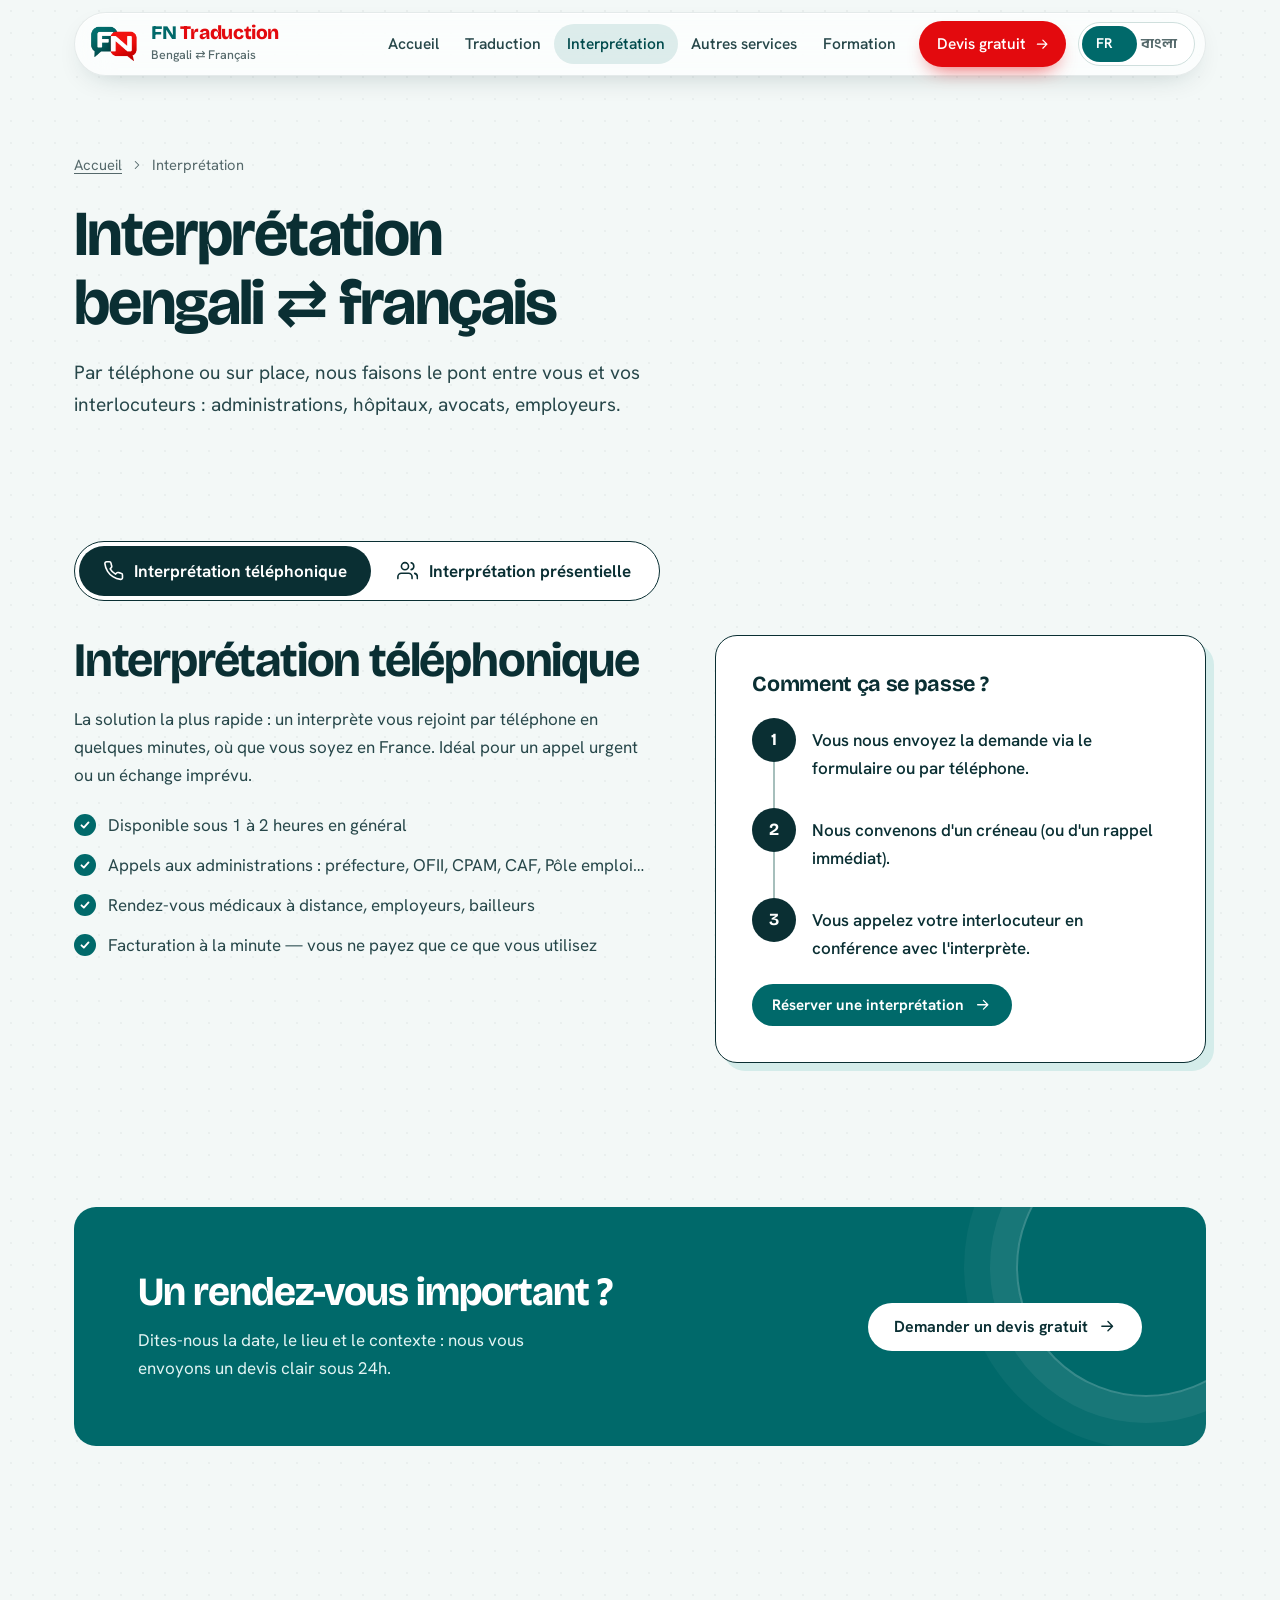
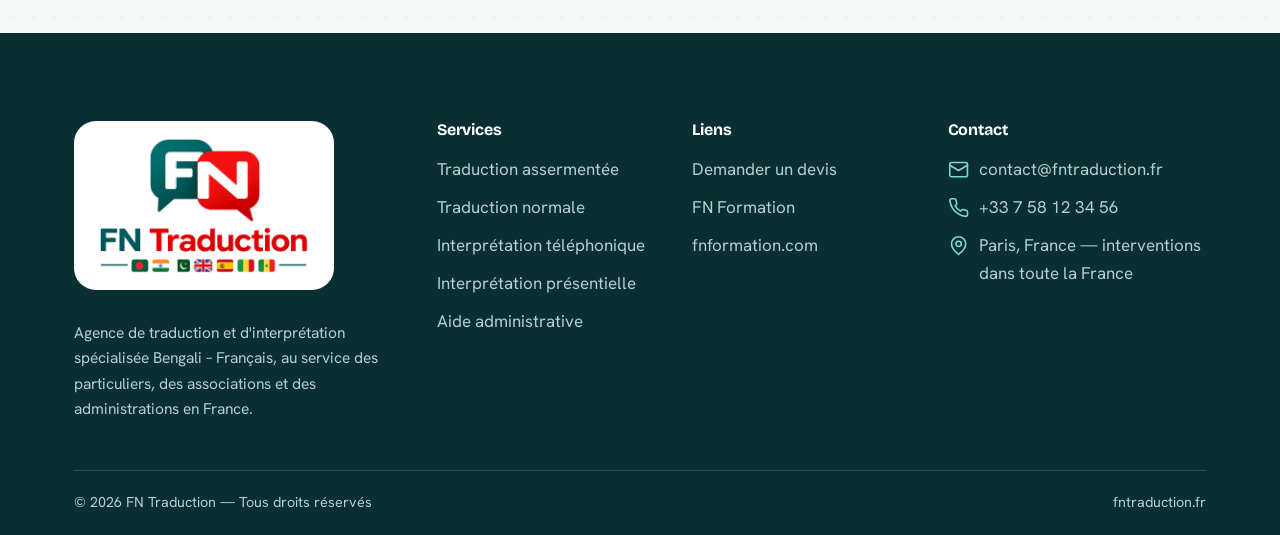
<file: interpretation.html>
<!DOCTYPE html>
<html lang="fr" data-title-fr="Interprétation bengali ⇄ français | FN Traduction" data-title-bn="দোভাষীগিরি বাংলা ⇄ ফরাসি | FN Traduction">
<head>
<meta charset="UTF-8">
<meta name="viewport" content="width=device-width, initial-scale=1">
<title>Interprétation bengali ⇄ français | FN Traduction</title>
<meta name="description" content="Interprétation téléphonique et présentielle bengali ⇄ français partout en France. Devis gratuit sous 24h.">
<meta name="theme-color" content="#00696a">
<script>document.documentElement.classList.add("js")</script>
<meta property="og:type" content="website">
<meta property="og:title" content="Interprétation bengali ⇄ français | FN Traduction">
<meta property="og:description" content="Interprétation téléphonique et présentielle bengali ⇄ français partout en France. Devis gratuit sous 24h.">
<meta property="og:image" content="https://fnboutique.github.io/FN-Traduction-/img/og.png">
<meta property="og:locale" content="fr_FR">
<meta property="og:locale:alternate" content="bn_BD">
<link rel="icon" href="img/favicon.png" type="image/png">
<link rel="apple-touch-icon" href="img/icon-192.png">
<link rel="preload" href="fonts/bricolage-grotesque-latin-opsz-normal.woff2" as="font" type="font/woff2" crossorigin>
<link rel="preload" href="img/logo-mark.png" as="image">
<link rel="stylesheet" href="css/style.css">

</head>
<body>
<svg xmlns="http://www.w3.org/2000/svg" style="display:none" aria-hidden="true">
<symbol id="i-file" viewBox="0 0 24 24"><path d="M14 2H6a2 2 0 0 0-2 2v16a2 2 0 0 0 2 2h12a2 2 0 0 0 2-2V8z"/><path d="M14 2v6h6M16 13H8M16 17H8M10 9H8"/></symbol>
<symbol id="i-pen" viewBox="0 0 24 24"><path d="M12 20h9"/><path d="M16.5 3.5a2.12 2.12 0 0 1 3 3L7 19l-4 1 1-4z"/></symbol>
<symbol id="i-phone" viewBox="0 0 24 24"><path d="M22 16.92v3a2 2 0 0 1-2.18 2 19.8 19.8 0 0 1-8.63-3.07 19.5 19.5 0 0 1-6-6A19.8 19.8 0 0 1 2.12 4.18 2 2 0 0 1 4.11 2h3a2 2 0 0 1 2 1.72c.13.96.36 1.9.7 2.81a2 2 0 0 1-.45 2.11L8.09 9.91a16 16 0 0 0 6 6l1.27-1.27a2 2 0 0 1 2.11-.45c.91.34 1.85.57 2.81.7A2 2 0 0 1 22 16.92z"/></symbol>
<symbol id="i-users" viewBox="0 0 24 24"><path d="M17 21v-2a4 4 0 0 0-4-4H5a4 4 0 0 0-4 4v2"/><circle cx="9" cy="7" r="4"/><path d="M23 21v-2a4 4 0 0 0-3-3.87M16 3.13a4 4 0 0 1 0 7.75"/></symbol>
<symbol id="i-landmark" viewBox="0 0 24 24"><path d="M3 22h18M6 18v-7M10 18v-7M14 18v-7M18 18v-7M12 2 3 7h18z"/></symbol>
<symbol id="i-cap" viewBox="0 0 24 24"><path d="M22 10 12 5 2 10l10 5z"/><path d="M6 12v5c3 3 9 3 12 0v-5"/></symbol>
<symbol id="i-clock" viewBox="0 0 24 24"><circle cx="12" cy="12" r="10"/><path d="M12 6v6l4 2"/></symbol>
<symbol id="i-shield" viewBox="0 0 24 24"><path d="M12 22s8-4 8-10V5l-8-3-8 3v7c0 6 8 10 8 10z"/><path d="m9 12 2 2 4-4"/></symbol>
<symbol id="i-lang" viewBox="0 0 24 24"><path d="m5 8 6 6M4 14l6-6 2-3M2 5h12M7 2h1M22 22l-5-10-5 10M14 18h6"/></symbol>
<symbol id="i-lock" viewBox="0 0 24 24"><rect x="3" y="11" width="18" height="11" rx="2"/><path d="M7 11V7a5 5 0 0 1 10 0v4"/></symbol>
<symbol id="i-mail" viewBox="0 0 24 24"><rect x="2" y="4" width="20" height="16" rx="2"/><path d="m22 7-10 6L2 7"/></symbol>
<symbol id="i-arrow" viewBox="0 0 24 24"><path d="M5 12h14M13 6l6 6-6 6"/></symbol>
<symbol id="i-menu" viewBox="0 0 24 24"><path d="M4 7h16M4 12h16M4 17h16"/></symbol>
<symbol id="i-x" viewBox="0 0 24 24"><path d="M6 6l12 12M18 6 6 18"/></symbol>
<symbol id="i-plus" viewBox="0 0 24 24"><path d="M12 5v14M5 12h14"/></symbol>
<symbol id="i-chev" viewBox="0 0 24 24"><path d="m9 6 6 6-6 6"/></symbol>
<symbol id="i-mic" viewBox="0 0 24 24"><path d="M12 2a3 3 0 0 0-3 3v7a3 3 0 0 0 6 0V5a3 3 0 0 0-3-3z"/><path d="M19 10v2a7 7 0 0 1-14 0v-2M12 19v3"/></symbol>
<symbol id="i-info" viewBox="0 0 24 24"><circle cx="12" cy="12" r="10"/><path d="M12 16v-4M12 8h.01"/></symbol>
<symbol id="i-bulb" viewBox="0 0 24 24"><path d="M9 18h6M10 22h4M12 2a7 7 0 0 0-4 12.7c.6.5 1 1.3 1 2.1V17h6v-.2c0-.8.4-1.6 1-2.1A7 7 0 0 0 12 2z"/></symbol>
<symbol id="i-pin" viewBox="0 0 24 24"><path d="M20 10c0 6-8 12-8 12S4 16 4 10a8 8 0 0 1 16 0z"/><circle cx="12" cy="10" r="3"/></symbol>
<symbol id="i-wa" viewBox="0 0 24 24"><path d="M21 11.5a8.4 8.4 0 0 1-12.4 7.4L3 20.5l1.7-5.4A8.4 8.4 0 1 1 21 11.5z"/><path d="M8.5 9c.3 2.6 3.5 5.6 6.4 6l1.2-1.3-2-1-1 .6c-.9-.4-1.9-1.3-2.3-2.2l.6-1-1-2z"/></symbol>
<symbol id="a-sheet" viewBox="0 0 120 150"><g fill="none" stroke="currentColor" stroke-width="3" stroke-linecap="round"><rect x="14" y="8" width="92" height="134" rx="8"/><path d="M30 38h60M30 56h60M30 74h60M30 92h36"/></g></symbol>
<symbol id="a-seal" viewBox="0 0 120 150"><g fill="none" stroke="currentColor" stroke-width="3"><circle cx="82" cy="108" r="19"/><circle cx="82" cy="108" r="12" stroke-width="2"/></g></symbol>
<symbol id="a-pen" viewBox="0 0 120 150"><g fill="none" stroke="currentColor" stroke-width="3" stroke-linecap="round" stroke-linejoin="round"><path d="M96 84 62 118l-4 14 14-4 34-34z"/><path d="m88 92 8 8"/></g></symbol>
<symbol id="i-check" viewBox="0 0 24 24"><path d="m5 12.5 4.5 4.5L19 7"/></symbol>
</svg>
<a class="skip" href="#main" data-fr="Aller au contenu" data-bn="মূল অংশে যান">Aller au contenu</a>
<header class="site-header">
  <div class="wrap"><div class="hbar">
    <a class="brand" href="index.html" aria-label="FN Traduction">
      <img class="brand-mark" src="img/logo-mark.png" width="62" height="47" alt="">
      <span><span class="brand-name"><b>FN</b> <i>Traduction</i></span><span class="brand-sub" data-fr="Bengali ⇄ Français" data-bn="বাংলা ⇄ ফরাসি">Bengali ⇄ Français</span></span>
    </a>
    <nav class="nav" id="nav" data-fr-label="Navigation principale" data-bn-label="প্রধান মেনু">
      <span class="nav-glider" aria-hidden="true"></span>
      <a href="index.html" data-fr="Accueil" data-bn="হোম">Accueil</a><a href="traduction.html" data-fr="Traduction" data-bn="অনুবাদ">Traduction</a><a href="interpretation.html" aria-current="page" data-fr="Interprétation" data-bn="দোভাষীগিরি">Interprétation</a><a href="services.html" data-fr="Autres services" data-bn="অন্যান্য সেবা">Autres services</a><a href="formation.html" data-fr="Formation" data-bn="Formation">Formation</a><a class="nav-cta" href="devis.html"><span data-fr="Devis gratuit" data-bn="বিনামূল্যে কোটেশন">Devis gratuit</span><svg class="ico" aria-hidden="true"><use href="#i-arrow"/></svg></a>
    </nav>
    <div class="lang" role="group" data-fr-label="Langue" data-bn-label="ভাষা">
      <span class="pill"></span>
      <button type="button" data-lang="fr" aria-pressed="true">FR</button>
      <button type="button" data-lang="bn" aria-pressed="false" lang="bn">বাংলা</button>
    </div>
    <button class="burger" id="burger" type="button" aria-expanded="false" aria-controls="nav" data-fr-label="Menu" data-bn-label="মেনু">
      <svg class="ico i-menu" aria-hidden="true"><use href="#i-menu"/></svg><svg class="ico i-x" aria-hidden="true"><use href="#i-x"/></svg>
    </button>
  </div></div>
</header>
<main id="main">

<section class="phero"><div class="wrap">
  <div class="crumb"><a href="index.html" data-fr="Accueil" data-bn="হোম">Accueil</a><svg class="ico" aria-hidden="true"><use href="#i-chev"/></svg><span data-fr="Interprétation" data-bn="দোভাষীগিরি">Interprétation</span></div>
  <h1 data-fr="Interprétation bengali ⇄ français" data-bn="বাংলা ⇄ ফরাসি দোভাষীগিরি">Interprétation bengali ⇄ français</h1>
  <p data-fr="Par téléphone ou sur place, nous faisons le pont entre vous et vos interlocuteurs : administrations, hôpitaux, avocats, employeurs." data-bn="ফোনে বা সরাসরি — আপনার সাথে প্রশাসন, হাসপাতাল, আইনজীবী বা নিয়োগকর্তার মধ্যে আমরা যোগাযোগের সেতু হয়ে উঠি।">Par téléphone ou sur place, nous faisons le pont entre vous et vos interlocuteurs : administrations, hôpitaux, avocats, employeurs.</p>
</div></section>

<section class="block tight"><div class="wrap">
  <div class="seg" id="seg" role="tablist" data-fr-label="Type d'interprétation" data-bn-label="দোভাষীগিরির ধরন">
    <button type="button" role="tab" id="tab-telephonique" aria-controls="telephonique" aria-selected="true"><svg class="ico" aria-hidden="true"><use href="#i-phone"/></svg><span data-fr="Interprétation téléphonique" data-bn="টেলিফোনিক দোভাষীগিরি">Interprétation téléphonique</span></button>
    <button type="button" role="tab" id="tab-presentielle" aria-controls="presentielle" aria-selected="false"><svg class="ico" aria-hidden="true"><use href="#i-users"/></svg><span data-fr="Interprétation présentielle" data-bn="সরাসরি দোভাষীগিরি">Interprétation présentielle</span></button>
  </div>

  <div class="tabpanel" id="telephonique" role="tabpanel" aria-labelledby="tab-telephonique">
    <div class="split">
      <div>
        <h2 data-fr="Interprétation téléphonique" data-bn="টেলিফোনিক দোভাষীগিরি">Interprétation téléphonique</h2>
        <p data-fr="La solution la plus rapide : un interprète vous rejoint par téléphone en quelques minutes, où que vous soyez en France. Idéal pour un appel urgent ou un échange imprévu." data-bn="সবচেয়ে দ্রুত সমাধান: আপনি ফ্রান্সের যেকোনো জায়গায় থাকলেও কয়েক মিনিটে দোভাষী ফোনে যুক্ত হন। জরুরি ফোন বা অপ্রত্যাশিত কথোপকথনের জন্য আদর্শ।">La solution la plus rapide : un interprète vous rejoint par téléphone en quelques minutes, où que vous soyez en France. Idéal pour un appel urgent ou un échange imprévu.</p>
        <ul class="checks"><li data-fr="Disponible sous 1 à 2 heures en général" data-bn="সাধারণত ১–২ ঘণ্টার মধ্যে উপলব্ধ">Disponible sous 1 à 2 heures en général</li><li data-fr="Appels aux administrations : préfecture, OFII, CPAM, CAF, Pôle emploi…" data-bn="প্রশাসনে ফোন: প্রিফেকচার, OFII, CPAM, CAF, Pôle emploi…">Appels aux administrations : préfecture, OFII, CPAM, CAF, Pôle emploi…</li><li data-fr="Rendez-vous médicaux à distance, employeurs, bailleurs" data-bn="দূরবর্তী ডাক্তারের অ্যাপয়েন্টমেন্ট, নিয়োগকর্তা, বাড়িওয়ালা">Rendez-vous médicaux à distance, employeurs, bailleurs</li><li data-fr="Facturation à la minute — vous ne payez que ce que vous utilisez" data-bn="প্রতি মিনিটে হিসাব — যতটুকু ব্যবহার করবেন ততটুকুই মূল্য">Facturation à la minute — vous ne payez que ce que vous utilisez</li></ul>
      </div>
      <div class="panel">
        <h3 data-fr="Comment ça se passe ?" data-bn="কীভাবে হয়?">Comment ça se passe ?</h3>
        <ol class="timeline" style="margin-top:20px"><li><p data-fr="Vous nous envoyez la demande via le formulaire ou par téléphone." data-bn="আপনি ফর্ম বা ফোনের মাধ্যমে অনুরোধ পাঠান।">Vous nous envoyez la demande via le formulaire ou par téléphone.</p></li><li><p data-fr="Nous convenons d&#x27;un créneau (ou d&#x27;un rappel immédiat)." data-bn="আমরা সময় ঠিক করি (বা সঙ্গে সঙ্গে ফিরতি ফোন করি)।">Nous convenons d'un créneau (ou d'un rappel immédiat).</p></li><li><p data-fr="Vous appelez votre interlocuteur en conférence avec l&#x27;interprète." data-bn="আপনি দোভাষীকে সাথে নিয়ে কনফারেন্স কলে সংশ্লিষ্ট ব্যক্তিকে ফোন করেন।">Vous appelez votre interlocuteur en conférence avec l'interprète.</p></li></ol>
        <a class="btn btn-primary btn-sm" href="devis.html?s=Interprétation+téléphonique"><span data-fr="Réserver une interprétation" data-bn="দোভাষী বুক করুন">Réserver une interprétation</span><svg class="ico" aria-hidden="true"><use href="#i-arrow"/></svg></a>
      </div>
    </div>
  </div>

  <div class="tabpanel" id="presentielle" role="tabpanel" aria-labelledby="tab-presentielle" hidden>
    <div class="split">
      <div>
        <h2 data-fr="Interprétation présentielle" data-bn="সরাসরি দোভাষীগিরি">Interprétation présentielle</h2>
        <p data-fr="Certains rendez-vous exigent une présence physique : entretiens officiels, situations sensibles, longues démarches. L&#x27;interprète est à vos côtés, dans toute la France sur rendez-vous." data-bn="কিছু অ্যাপয়েন্টমেন্টে সশরীরে উপস্থিতি জরুরি: সরকারি ইন্টারভিউ, সংবেদনশীল পরিস্থিতি, দীর্ঘ প্রক্রিয়া। দোভাষী আপনার পাশে থাকেন — সারা ফ্রান্সে, আগে থেকে ঠিক করা সময়ে।">Certains rendez-vous exigent une présence physique : entretiens officiels, situations sensibles, longues démarches. L'interprète est à vos côtés, dans toute la France sur rendez-vous.</p>
        <ul class="checks"><li data-fr="Préfecture, OFII, ANEF : entretiens et notifications" data-bn="প্রিফেকচার, OFII, ANEF: ইন্টারভিউ ও নোটিফিকেশন">Préfecture, OFII, ANEF : entretiens et notifications</li><li data-fr="Hôpitaux, cabinets médicaux, rendez-vous sociaux" data-bn="হাসপাতাল, ডাক্তারের চেম্বার, সামাজিক সহায়তার অ্যাপয়েন্টমেন্ট">Hôpitaux, cabinets médicaux, rendez-vous sociaux</li><li data-fr="Avocats, notaires, tribunaux, commissariats" data-bn="আইনজীবী, নোটারি, আদালত, থানা">Avocats, notaires, tribunaux, commissariats</li><li data-fr="Bureaux d&#x27;associations, hébergements d&#x27;urgence, centres sociaux" data-bn="সংস্থার অফিস, জরুরি আশ্রয়কেন্দ্র, সামাজিক কেন্দ্র">Bureaux d'associations, hébergements d'urgence, centres sociaux</li><li data-fr="Tarif demi-journée ou journée, frais de déplacement transparents" data-bn="অর্ধ-দিন বা পূর্ণ-দিন মূল্য, স্বচ্ছ ভ্রমণ ব্যয়">Tarif demi-journée ou journée, frais de déplacement transparents</li></ul>
      </div>
      <div class="panel">
        <h3 data-fr="Pourquoi un interprète présentiel ?" data-bn="সরাসরি দোভাষী কেন?">Pourquoi un interprète présentiel ?</h3>
        <p data-fr="Certains rendez-vous exigent une présence physique : entretiens officiels, situations sensibles, longues démarches. L&#x27;interprète est à vos côtés, dans toute la France sur rendez-vous." data-bn="কিছু অ্যাপয়েন্টমেন্টে সশরীরে উপস্থিতি জরুরি: সরকারি ইন্টারভিউ, সংবেদনশীল পরিস্থিতি, দীর্ঘ প্রক্রিয়া। দোভাষী আপনার পাশে থাকেন — সারা ফ্রান্সে, আগে থেকে ঠিক করা সময়ে।">Certains rendez-vous exigent une présence physique : entretiens officiels, situations sensibles, longues démarches. L'interprète est à vos côtés, dans toute la France sur rendez-vous.</p>
        <a class="btn btn-primary btn-sm" href="devis.html?s=Interprétation+présentielle"><span data-fr="Demander un devis" data-bn="কোটেশন চান">Demander un devis</span><svg class="ico" aria-hidden="true"><use href="#i-arrow"/></svg></a>
      </div>
    </div>
  </div>
</div></section>

<section class="block tight"><div class="wrap"><div class="cta">
  <div><h2 data-fr="Un rendez-vous important ?" data-bn="গুরুত্বপূর্ণ কোনো অ্যাপয়েন্টমেন্ট আছে?">Un rendez-vous important ?</h2><p data-fr="Dites-nous la date, le lieu et le contexte : nous vous envoyons un devis clair sous 24h." data-bn="তারিখ, স্থান ও প্রেক্ষাপট জানান: ২৪ ঘণ্টায় স্পষ্ট কোটেশন পাবেন।">Dites-nous la date, le lieu et le contexte : nous vous envoyons un devis clair sous 24h.</p></div>
  <a class="btn btn-light" href="devis.html"><span data-fr="Demander un devis gratuit" data-bn="বিনামূল্যে কোটেশন চান">Demander un devis gratuit</span><svg class="ico" aria-hidden="true"><use href="#i-arrow"/></svg></a>
</div></div></section>

</main>
<footer class="site-footer">
  <div class="wrap">
    <div class="f-grid">
      <div>
        <a class="logo-card" href="index.html" aria-label="FN Traduction"><img src="img/logo-full.png" width="900" height="584" alt="FN Traduction" loading="lazy"></a>
        <p class="f-about" data-fr="Agence de traduction et d&#x27;interprétation spécialisée Bengali – Français, au service des particuliers, des associations et des administrations en France." data-bn="ব্যক্তি, সংস্থা ও প্রশাসনের জন্য ফ্রান্স জুড়ে বাংলা–ফরাসি ভাষায় বিশেষজ্ঞ অনুবাদ ও দোভাষী সংস্থা।">Agence de traduction et d'interprétation spécialisée Bengali – Français, au service des particuliers, des associations et des administrations en France.</p>
      </div>
      <div>
        <h4 data-fr="Services" data-bn="সেবাসমূহ">Services</h4>
        <ul>
          <li><a href="traduction.html#assermentee" data-fr="Traduction assermentée" data-bn="শপথবদ্ধ অনুবাদ">Traduction assermentée</a></li>
          <li><a href="traduction.html#normale" data-fr="Traduction normale" data-bn="সাধারণ অনুবাদ">Traduction normale</a></li>
          <li><a href="interpretation.html#telephonique" data-fr="Interprétation téléphonique" data-bn="টেলিফোনিক দোভাষীগিরি">Interprétation téléphonique</a></li>
          <li><a href="interpretation.html#presentielle" data-fr="Interprétation présentielle" data-bn="সরাসরি দোভাষীগিরি">Interprétation présentielle</a></li>
          <li><a href="services.html" data-fr="Aide administrative" data-bn="প্রশাসনিক সহায়তা">Aide administrative</a></li>
        </ul>
      </div>
      <div>
        <h4 data-fr="Liens" data-bn="লিংক">Liens</h4>
        <ul>
          <li><a href="devis.html" data-fr="Demander un devis" data-bn="কোটেশন চান">Demander un devis</a></li>
          <li><a href="formation.html" data-fr="FN Formation" data-bn="FN Formation">FN Formation</a></li>
          <li><a href="https://www.fnformation.com" target="_blank" rel="noopener">fnformation.com</a></li>
        </ul>
      </div>
      <div>
        <h4 data-fr="Contact" data-bn="যোগাযোগ">Contact</h4>
        <ul class="f-contact">
          <li><svg class="ico" aria-hidden="true"><use href="#i-mail"/></svg><a href="mailto:contact@fntraduction.fr">contact@fntraduction.fr</a></li>
          <li><svg class="ico" aria-hidden="true"><use href="#i-phone"/></svg><a href="tel:+33758123456">+33 7 58 12 34 56</a></li>
          <li><svg class="ico" aria-hidden="true"><use href="#i-pin"/></svg><span data-fr="Paris, France — interventions dans toute la France" data-bn="প্যারিস, ফ্রান্স — সারা ফ্রান্সে সেবা">Paris, France — interventions dans toute la France</span></li>
        </ul>
      </div>
    </div>
    <div class="f-bottom"><span>© 2026 FN Traduction — <span data-fr="Tous droits réservés" data-bn="সর্বস্বত্ব সংরক্ষিত">Tous droits réservés</span></span><span>fntraduction.fr</span></div>
  </div>
</footer>
<div class="dock">
  <a class="btn btn-ghost btn-sm" href="tel:+33758123456"><svg class="ico" aria-hidden="true"><use href="#i-phone"/></svg><span data-fr="Appeler" data-bn="ফোন করুন">Appeler</span></a>
  <a class="btn btn-primary btn-sm" href="devis.html"><span data-fr="Devis gratuit" data-bn="বিনামূল্যে কোটেশন">Devis gratuit</span><svg class="ico" aria-hidden="true"><use href="#i-arrow"/></svg></a>
</div>
<script src="js/main.js" defer></script>
</body>
</html>
</file>
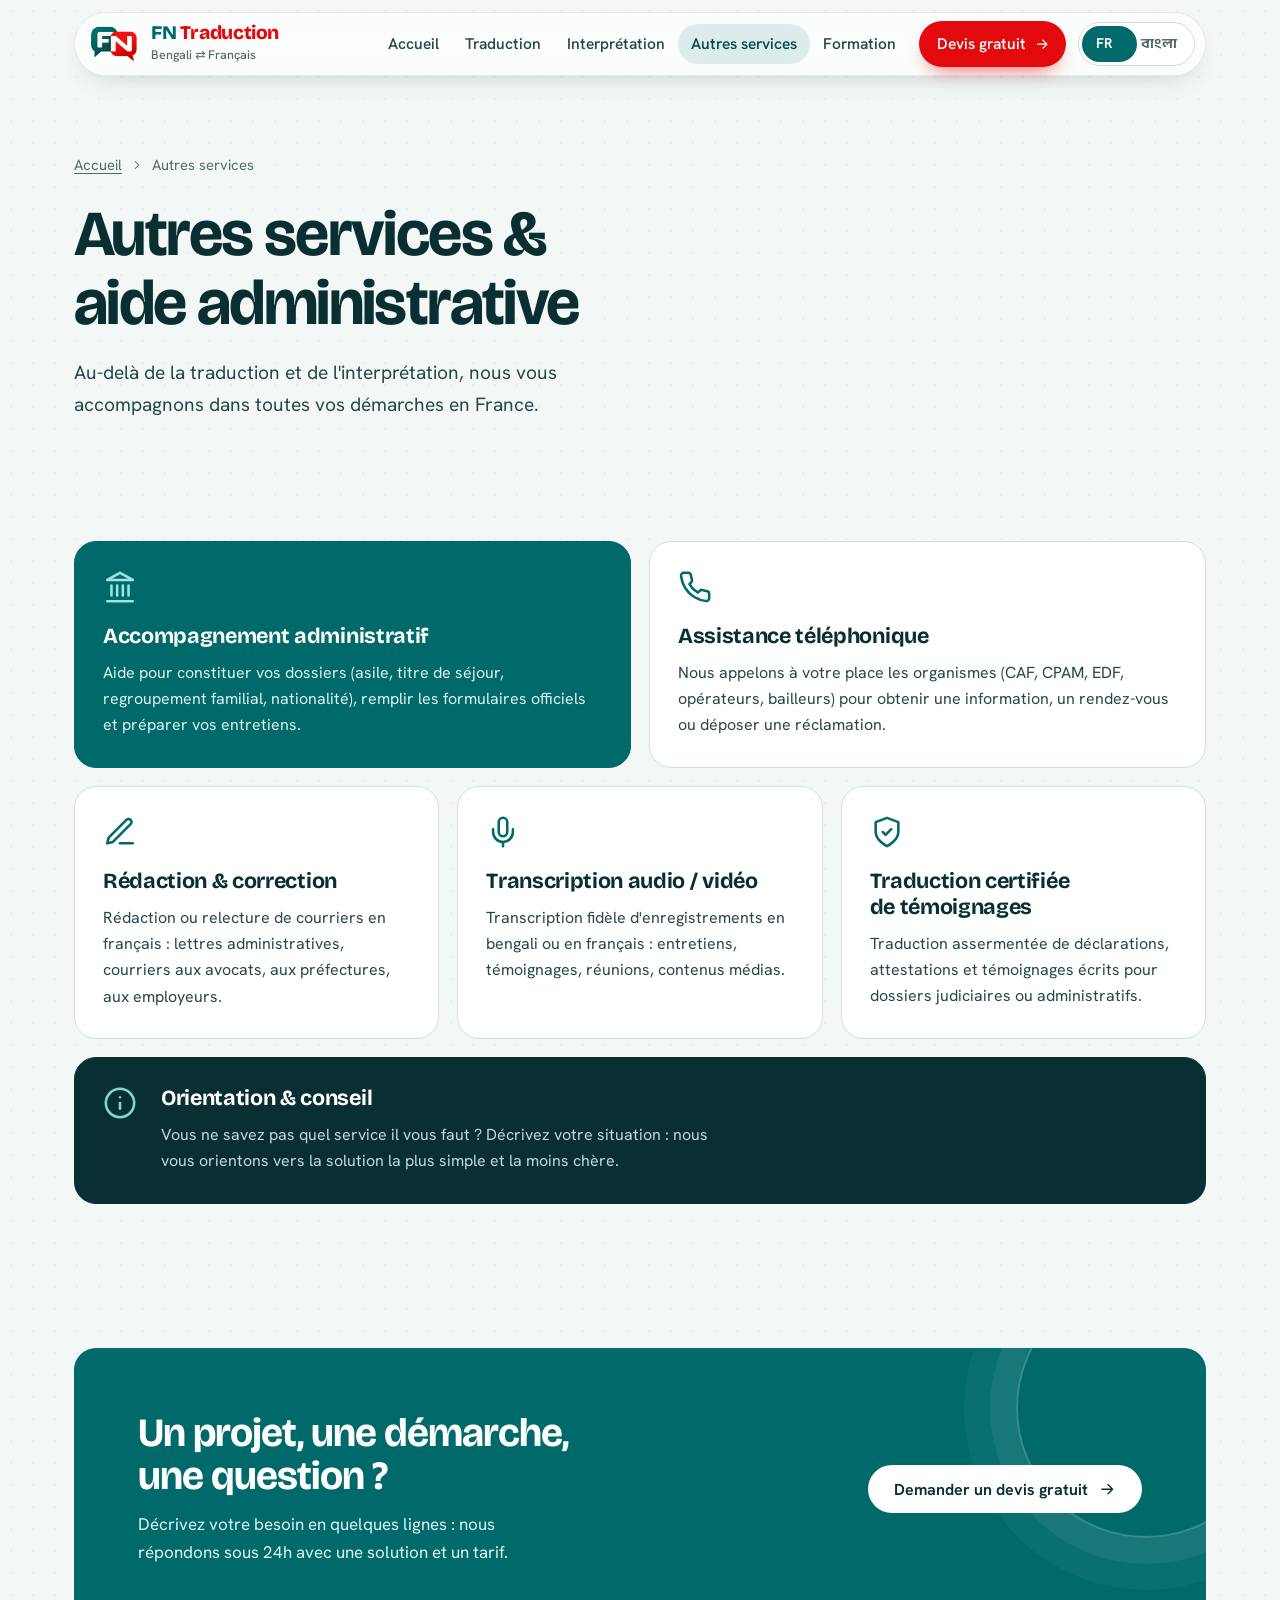
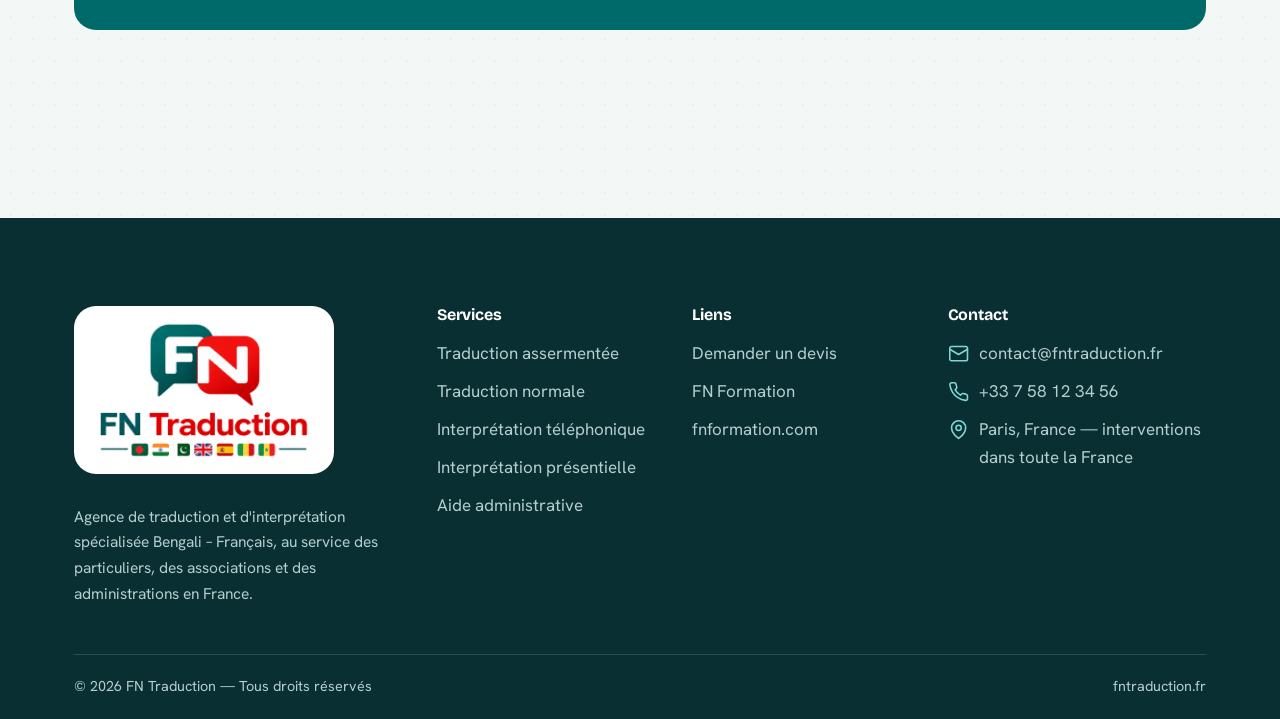
<file: services.html>
<!DOCTYPE html>
<html lang="fr" data-title-fr="Autres services &amp; aide administrative | FN Traduction" data-title-bn="অন্যান্য সেবা ও প্রশাসনিক সহায়তা | FN Traduction">
<head>
<meta charset="UTF-8">
<meta name="viewport" content="width=device-width, initial-scale=1">
<title>Autres services &amp; aide administrative | FN Traduction</title>
<meta name="description" content="Accompagnement administratif, assistance téléphonique, rédaction, transcription : FN Traduction vous aide dans vos démarches en France.">
<meta name="theme-color" content="#00696a">
<script>document.documentElement.classList.add("js")</script>
<meta property="og:type" content="website">
<meta property="og:title" content="Autres services &amp; aide administrative | FN Traduction">
<meta property="og:description" content="Accompagnement administratif, assistance téléphonique, rédaction, transcription : FN Traduction vous aide dans vos démarches en France.">
<meta property="og:image" content="https://fnboutique.github.io/FN-Traduction-/img/og.png">
<meta property="og:locale" content="fr_FR">
<meta property="og:locale:alternate" content="bn_BD">
<link rel="icon" href="img/favicon.png" type="image/png">
<link rel="apple-touch-icon" href="img/icon-192.png">
<link rel="preload" href="fonts/bricolage-grotesque-latin-opsz-normal.woff2" as="font" type="font/woff2" crossorigin>
<link rel="preload" href="img/logo-mark.png" as="image">
<link rel="stylesheet" href="css/style.css">

</head>
<body>
<svg xmlns="http://www.w3.org/2000/svg" style="display:none" aria-hidden="true">
<symbol id="i-file" viewBox="0 0 24 24"><path d="M14 2H6a2 2 0 0 0-2 2v16a2 2 0 0 0 2 2h12a2 2 0 0 0 2-2V8z"/><path d="M14 2v6h6M16 13H8M16 17H8M10 9H8"/></symbol>
<symbol id="i-pen" viewBox="0 0 24 24"><path d="M12 20h9"/><path d="M16.5 3.5a2.12 2.12 0 0 1 3 3L7 19l-4 1 1-4z"/></symbol>
<symbol id="i-phone" viewBox="0 0 24 24"><path d="M22 16.92v3a2 2 0 0 1-2.18 2 19.8 19.8 0 0 1-8.63-3.07 19.5 19.5 0 0 1-6-6A19.8 19.8 0 0 1 2.12 4.18 2 2 0 0 1 4.11 2h3a2 2 0 0 1 2 1.72c.13.96.36 1.9.7 2.81a2 2 0 0 1-.45 2.11L8.09 9.91a16 16 0 0 0 6 6l1.27-1.27a2 2 0 0 1 2.11-.45c.91.34 1.85.57 2.81.7A2 2 0 0 1 22 16.92z"/></symbol>
<symbol id="i-users" viewBox="0 0 24 24"><path d="M17 21v-2a4 4 0 0 0-4-4H5a4 4 0 0 0-4 4v2"/><circle cx="9" cy="7" r="4"/><path d="M23 21v-2a4 4 0 0 0-3-3.87M16 3.13a4 4 0 0 1 0 7.75"/></symbol>
<symbol id="i-landmark" viewBox="0 0 24 24"><path d="M3 22h18M6 18v-7M10 18v-7M14 18v-7M18 18v-7M12 2 3 7h18z"/></symbol>
<symbol id="i-cap" viewBox="0 0 24 24"><path d="M22 10 12 5 2 10l10 5z"/><path d="M6 12v5c3 3 9 3 12 0v-5"/></symbol>
<symbol id="i-clock" viewBox="0 0 24 24"><circle cx="12" cy="12" r="10"/><path d="M12 6v6l4 2"/></symbol>
<symbol id="i-shield" viewBox="0 0 24 24"><path d="M12 22s8-4 8-10V5l-8-3-8 3v7c0 6 8 10 8 10z"/><path d="m9 12 2 2 4-4"/></symbol>
<symbol id="i-lang" viewBox="0 0 24 24"><path d="m5 8 6 6M4 14l6-6 2-3M2 5h12M7 2h1M22 22l-5-10-5 10M14 18h6"/></symbol>
<symbol id="i-lock" viewBox="0 0 24 24"><rect x="3" y="11" width="18" height="11" rx="2"/><path d="M7 11V7a5 5 0 0 1 10 0v4"/></symbol>
<symbol id="i-mail" viewBox="0 0 24 24"><rect x="2" y="4" width="20" height="16" rx="2"/><path d="m22 7-10 6L2 7"/></symbol>
<symbol id="i-arrow" viewBox="0 0 24 24"><path d="M5 12h14M13 6l6 6-6 6"/></symbol>
<symbol id="i-menu" viewBox="0 0 24 24"><path d="M4 7h16M4 12h16M4 17h16"/></symbol>
<symbol id="i-x" viewBox="0 0 24 24"><path d="M6 6l12 12M18 6 6 18"/></symbol>
<symbol id="i-plus" viewBox="0 0 24 24"><path d="M12 5v14M5 12h14"/></symbol>
<symbol id="i-chev" viewBox="0 0 24 24"><path d="m9 6 6 6-6 6"/></symbol>
<symbol id="i-mic" viewBox="0 0 24 24"><path d="M12 2a3 3 0 0 0-3 3v7a3 3 0 0 0 6 0V5a3 3 0 0 0-3-3z"/><path d="M19 10v2a7 7 0 0 1-14 0v-2M12 19v3"/></symbol>
<symbol id="i-info" viewBox="0 0 24 24"><circle cx="12" cy="12" r="10"/><path d="M12 16v-4M12 8h.01"/></symbol>
<symbol id="i-bulb" viewBox="0 0 24 24"><path d="M9 18h6M10 22h4M12 2a7 7 0 0 0-4 12.7c.6.5 1 1.3 1 2.1V17h6v-.2c0-.8.4-1.6 1-2.1A7 7 0 0 0 12 2z"/></symbol>
<symbol id="i-pin" viewBox="0 0 24 24"><path d="M20 10c0 6-8 12-8 12S4 16 4 10a8 8 0 0 1 16 0z"/><circle cx="12" cy="10" r="3"/></symbol>
<symbol id="i-wa" viewBox="0 0 24 24"><path d="M21 11.5a8.4 8.4 0 0 1-12.4 7.4L3 20.5l1.7-5.4A8.4 8.4 0 1 1 21 11.5z"/><path d="M8.5 9c.3 2.6 3.5 5.6 6.4 6l1.2-1.3-2-1-1 .6c-.9-.4-1.9-1.3-2.3-2.2l.6-1-1-2z"/></symbol>
<symbol id="a-sheet" viewBox="0 0 120 150"><g fill="none" stroke="currentColor" stroke-width="3" stroke-linecap="round"><rect x="14" y="8" width="92" height="134" rx="8"/><path d="M30 38h60M30 56h60M30 74h60M30 92h36"/></g></symbol>
<symbol id="a-seal" viewBox="0 0 120 150"><g fill="none" stroke="currentColor" stroke-width="3"><circle cx="82" cy="108" r="19"/><circle cx="82" cy="108" r="12" stroke-width="2"/></g></symbol>
<symbol id="a-pen" viewBox="0 0 120 150"><g fill="none" stroke="currentColor" stroke-width="3" stroke-linecap="round" stroke-linejoin="round"><path d="M96 84 62 118l-4 14 14-4 34-34z"/><path d="m88 92 8 8"/></g></symbol>
<symbol id="i-check" viewBox="0 0 24 24"><path d="m5 12.5 4.5 4.5L19 7"/></symbol>
</svg>
<a class="skip" href="#main" data-fr="Aller au contenu" data-bn="মূল অংশে যান">Aller au contenu</a>
<header class="site-header">
  <div class="wrap"><div class="hbar">
    <a class="brand" href="index.html" aria-label="FN Traduction">
      <img class="brand-mark" src="img/logo-mark.png" width="62" height="47" alt="">
      <span><span class="brand-name"><b>FN</b> <i>Traduction</i></span><span class="brand-sub" data-fr="Bengali ⇄ Français" data-bn="বাংলা ⇄ ফরাসি">Bengali ⇄ Français</span></span>
    </a>
    <nav class="nav" id="nav" data-fr-label="Navigation principale" data-bn-label="প্রধান মেনু">
      <span class="nav-glider" aria-hidden="true"></span>
      <a href="index.html" data-fr="Accueil" data-bn="হোম">Accueil</a><a href="traduction.html" data-fr="Traduction" data-bn="অনুবাদ">Traduction</a><a href="interpretation.html" data-fr="Interprétation" data-bn="দোভাষীগিরি">Interprétation</a><a href="services.html" aria-current="page" data-fr="Autres services" data-bn="অন্যান্য সেবা">Autres services</a><a href="formation.html" data-fr="Formation" data-bn="Formation">Formation</a><a class="nav-cta" href="devis.html"><span data-fr="Devis gratuit" data-bn="বিনামূল্যে কোটেশন">Devis gratuit</span><svg class="ico" aria-hidden="true"><use href="#i-arrow"/></svg></a>
    </nav>
    <div class="lang" role="group" data-fr-label="Langue" data-bn-label="ভাষা">
      <span class="pill"></span>
      <button type="button" data-lang="fr" aria-pressed="true">FR</button>
      <button type="button" data-lang="bn" aria-pressed="false" lang="bn">বাংলা</button>
    </div>
    <button class="burger" id="burger" type="button" aria-expanded="false" aria-controls="nav" data-fr-label="Menu" data-bn-label="মেনু">
      <svg class="ico i-menu" aria-hidden="true"><use href="#i-menu"/></svg><svg class="ico i-x" aria-hidden="true"><use href="#i-x"/></svg>
    </button>
  </div></div>
</header>
<main id="main">

<section class="phero"><div class="wrap">
  <div class="crumb"><a href="index.html" data-fr="Accueil" data-bn="হোম">Accueil</a><svg class="ico" aria-hidden="true"><use href="#i-chev"/></svg><span data-fr="Autres services" data-bn="অন্যান্য সেবা">Autres services</span></div>
  <h1 data-fr="Autres services &amp; aide administrative" data-bn="অন্যান্য সেবা ও প্রশাসনিক সহায়তা">Autres services & aide administrative</h1>
  <p data-fr="Au-delà de la traduction et de l&#x27;interprétation, nous vous accompagnons dans toutes vos démarches en France." data-bn="অনুবাদ ও দোভাষীগিরির পাশাপাশি, ফ্রান্সে আপনার সকল প্রশাসনিক কাজে আমরা আপনার পাশে আছি।">Au-delà de la traduction et de l'interprétation, nous vous accompagnons dans toutes vos démarches en France.</p>
</div></section>
<section class="block tight"><div class="wrap"><div class="svc"><article><svg class="ico" aria-hidden="true"><use href="#i-landmark"/></svg><h3 data-fr="Accompagnement administratif" data-bn="প্রশাসনিক কাজে সহায়তা">Accompagnement administratif</h3><p data-fr="Aide pour constituer vos dossiers (asile, titre de séjour, regroupement familial, nationalité), remplir les formulaires officiels et préparer vos entretiens." data-bn="আশ্রয়, বসবাসের পারমিট, পারিবারিক পুনর্মিলন ও নাগরিকত্বের ফাইল তৈরি, সরকারি ফর্ম পূরণ এবং সাক্ষাৎকারের প্রস্তুতিতে সহায়তা।">Aide pour constituer vos dossiers (asile, titre de séjour, regroupement familial, nationalité), remplir les formulaires officiels et préparer vos entretiens.</p></article><article><svg class="ico" aria-hidden="true"><use href="#i-phone"/></svg><h3 data-fr="Assistance téléphonique" data-bn="ফোনে সহায়তা">Assistance téléphonique</h3><p data-fr="Nous appelons à votre place les organismes (CAF, CPAM, EDF, opérateurs, bailleurs) pour obtenir une information, un rendez-vous ou déposer une réclamation." data-bn="তথ্য, সাক্ষাৎ বা অভিযোগের জন্য আপনার হয়ে CAF, CPAM, EDF, টেলিফোন কোম্পানি বা বাড়িওয়ালাকে ফোন করি।">Nous appelons à votre place les organismes (CAF, CPAM, EDF, opérateurs, bailleurs) pour obtenir une information, un rendez-vous ou déposer une réclamation.</p></article><article><svg class="ico" aria-hidden="true"><use href="#i-pen"/></svg><h3 data-fr="Rédaction &amp; correction" data-bn="চিঠি লেখা ও সংশোধন">Rédaction & correction</h3><p data-fr="Rédaction ou relecture de courriers en français : lettres administratives, courriers aux avocats, aux préfectures, aux employeurs." data-bn="ফরাসিতে চিঠি লেখা বা সংশোধন: প্রশাসনিক চিঠি, আইনজীবী, প্রিফেকচার বা নিয়োগকর্তার কাছে চিঠি।">Rédaction ou relecture de courriers en français : lettres administratives, courriers aux avocats, aux préfectures, aux employeurs.</p></article><article><svg class="ico" aria-hidden="true"><use href="#i-mic"/></svg><h3 data-fr="Transcription audio / vidéo" data-bn="অডিও / ভিডিও ট্রান্সক্রিপশন">Transcription audio / vidéo</h3><p data-fr="Transcription fidèle d&#x27;enregistrements en bengali ou en français : entretiens, témoignages, réunions, contenus médias." data-bn="বাংলা বা ফরাসি রেকর্ডিংয়ের নির্ভুল লিখিত রূপ: ইন্টারভিউ, সাক্ষ্য, সভা, মিডিয়া কনটেন্ট।">Transcription fidèle d'enregistrements en bengali ou en français : entretiens, témoignages, réunions, contenus médias.</p></article><article><svg class="ico" aria-hidden="true"><use href="#i-shield"/></svg><h3 data-fr="Traduction certifiée de témoignages" data-bn="সাক্ষ্যের সনদিত অনুবাদ">Traduction certifiée de témoignages</h3><p data-fr="Traduction assermentée de déclarations, attestations et témoignages écrits pour dossiers judiciaires ou administratifs." data-bn="আদালত বা প্রশাসনের ফাইলের জন্য লিখিত বয়ান, প্রত্যয়নপত্র ও সাক্ষ্যের শপথবদ্ধ অনুবাদ।">Traduction assermentée de déclarations, attestations et témoignages écrits pour dossiers judiciaires ou administratifs.</p></article><article><svg class="ico" aria-hidden="true"><use href="#i-info"/></svg><h3 data-fr="Orientation &amp; conseil" data-bn="দিকনির্দেশনা ও পরামর্শ">Orientation & conseil</h3><p data-fr="Vous ne savez pas quel service il vous faut ? Décrivez votre situation : nous vous orientons vers la solution la plus simple et la moins chère." data-bn="কোন সেবা দরকার জানেন না? আপনার পরিস্থিতি লিখুন: আমরা সবচেয়ে সহজ ও সাশ্রয়ী সমাধানের পথ দেখাব।">Vous ne savez pas quel service il vous faut ? Décrivez votre situation : nous vous orientons vers la solution la plus simple et la moins chère.</p></article></div></div></section>
<section class="block tight"><div class="wrap"><div class="cta">
  <div><h2 data-fr="Un projet, une démarche, une question ?" data-bn="কোনো প্রকল্প, কাজ বা প্রশ্ন আছে?">Un projet, une démarche, une question ?</h2><p data-fr="Décrivez votre besoin en quelques lignes : nous répondons sous 24h avec une solution et un tarif." data-bn="কয়েক লাইনে আপনার প্রয়োজন লিখুন: ২৪ ঘণ্টার মধ্যে সমাধান ও মূল্যসহ উত্তর পাবেন।">Décrivez votre besoin en quelques lignes : nous répondons sous 24h avec une solution et un tarif.</p></div>
  <a class="btn btn-light" href="devis.html"><span data-fr="Demander un devis gratuit" data-bn="বিনামূল্যে কোটেশন চান">Demander un devis gratuit</span><svg class="ico" aria-hidden="true"><use href="#i-arrow"/></svg></a>
</div></div></section>

</main>
<footer class="site-footer">
  <div class="wrap">
    <div class="f-grid">
      <div>
        <a class="logo-card" href="index.html" aria-label="FN Traduction"><img src="img/logo-full.png" width="900" height="584" alt="FN Traduction" loading="lazy"></a>
        <p class="f-about" data-fr="Agence de traduction et d&#x27;interprétation spécialisée Bengali – Français, au service des particuliers, des associations et des administrations en France." data-bn="ব্যক্তি, সংস্থা ও প্রশাসনের জন্য ফ্রান্স জুড়ে বাংলা–ফরাসি ভাষায় বিশেষজ্ঞ অনুবাদ ও দোভাষী সংস্থা।">Agence de traduction et d'interprétation spécialisée Bengali – Français, au service des particuliers, des associations et des administrations en France.</p>
      </div>
      <div>
        <h4 data-fr="Services" data-bn="সেবাসমূহ">Services</h4>
        <ul>
          <li><a href="traduction.html#assermentee" data-fr="Traduction assermentée" data-bn="শপথবদ্ধ অনুবাদ">Traduction assermentée</a></li>
          <li><a href="traduction.html#normale" data-fr="Traduction normale" data-bn="সাধারণ অনুবাদ">Traduction normale</a></li>
          <li><a href="interpretation.html#telephonique" data-fr="Interprétation téléphonique" data-bn="টেলিফোনিক দোভাষীগিরি">Interprétation téléphonique</a></li>
          <li><a href="interpretation.html#presentielle" data-fr="Interprétation présentielle" data-bn="সরাসরি দোভাষীগিরি">Interprétation présentielle</a></li>
          <li><a href="services.html" data-fr="Aide administrative" data-bn="প্রশাসনিক সহায়তা">Aide administrative</a></li>
        </ul>
      </div>
      <div>
        <h4 data-fr="Liens" data-bn="লিংক">Liens</h4>
        <ul>
          <li><a href="devis.html" data-fr="Demander un devis" data-bn="কোটেশন চান">Demander un devis</a></li>
          <li><a href="formation.html" data-fr="FN Formation" data-bn="FN Formation">FN Formation</a></li>
          <li><a href="https://www.fnformation.com" target="_blank" rel="noopener">fnformation.com</a></li>
        </ul>
      </div>
      <div>
        <h4 data-fr="Contact" data-bn="যোগাযোগ">Contact</h4>
        <ul class="f-contact">
          <li><svg class="ico" aria-hidden="true"><use href="#i-mail"/></svg><a href="mailto:contact@fntraduction.fr">contact@fntraduction.fr</a></li>
          <li><svg class="ico" aria-hidden="true"><use href="#i-phone"/></svg><a href="tel:+33758123456">+33 7 58 12 34 56</a></li>
          <li><svg class="ico" aria-hidden="true"><use href="#i-pin"/></svg><span data-fr="Paris, France — interventions dans toute la France" data-bn="প্যারিস, ফ্রান্স — সারা ফ্রান্সে সেবা">Paris, France — interventions dans toute la France</span></li>
        </ul>
      </div>
    </div>
    <div class="f-bottom"><span>© 2026 FN Traduction — <span data-fr="Tous droits réservés" data-bn="সর্বস্বত্ব সংরক্ষিত">Tous droits réservés</span></span><span>fntraduction.fr</span></div>
  </div>
</footer>
<div class="dock">
  <a class="btn btn-ghost btn-sm" href="tel:+33758123456"><svg class="ico" aria-hidden="true"><use href="#i-phone"/></svg><span data-fr="Appeler" data-bn="ফোন করুন">Appeler</span></a>
  <a class="btn btn-primary btn-sm" href="devis.html"><span data-fr="Devis gratuit" data-bn="বিনামূল্যে কোটেশন">Devis gratuit</span><svg class="ico" aria-hidden="true"><use href="#i-arrow"/></svg></a>
</div>
<script src="js/main.js" defer></script>
</body>
</html>
</file>
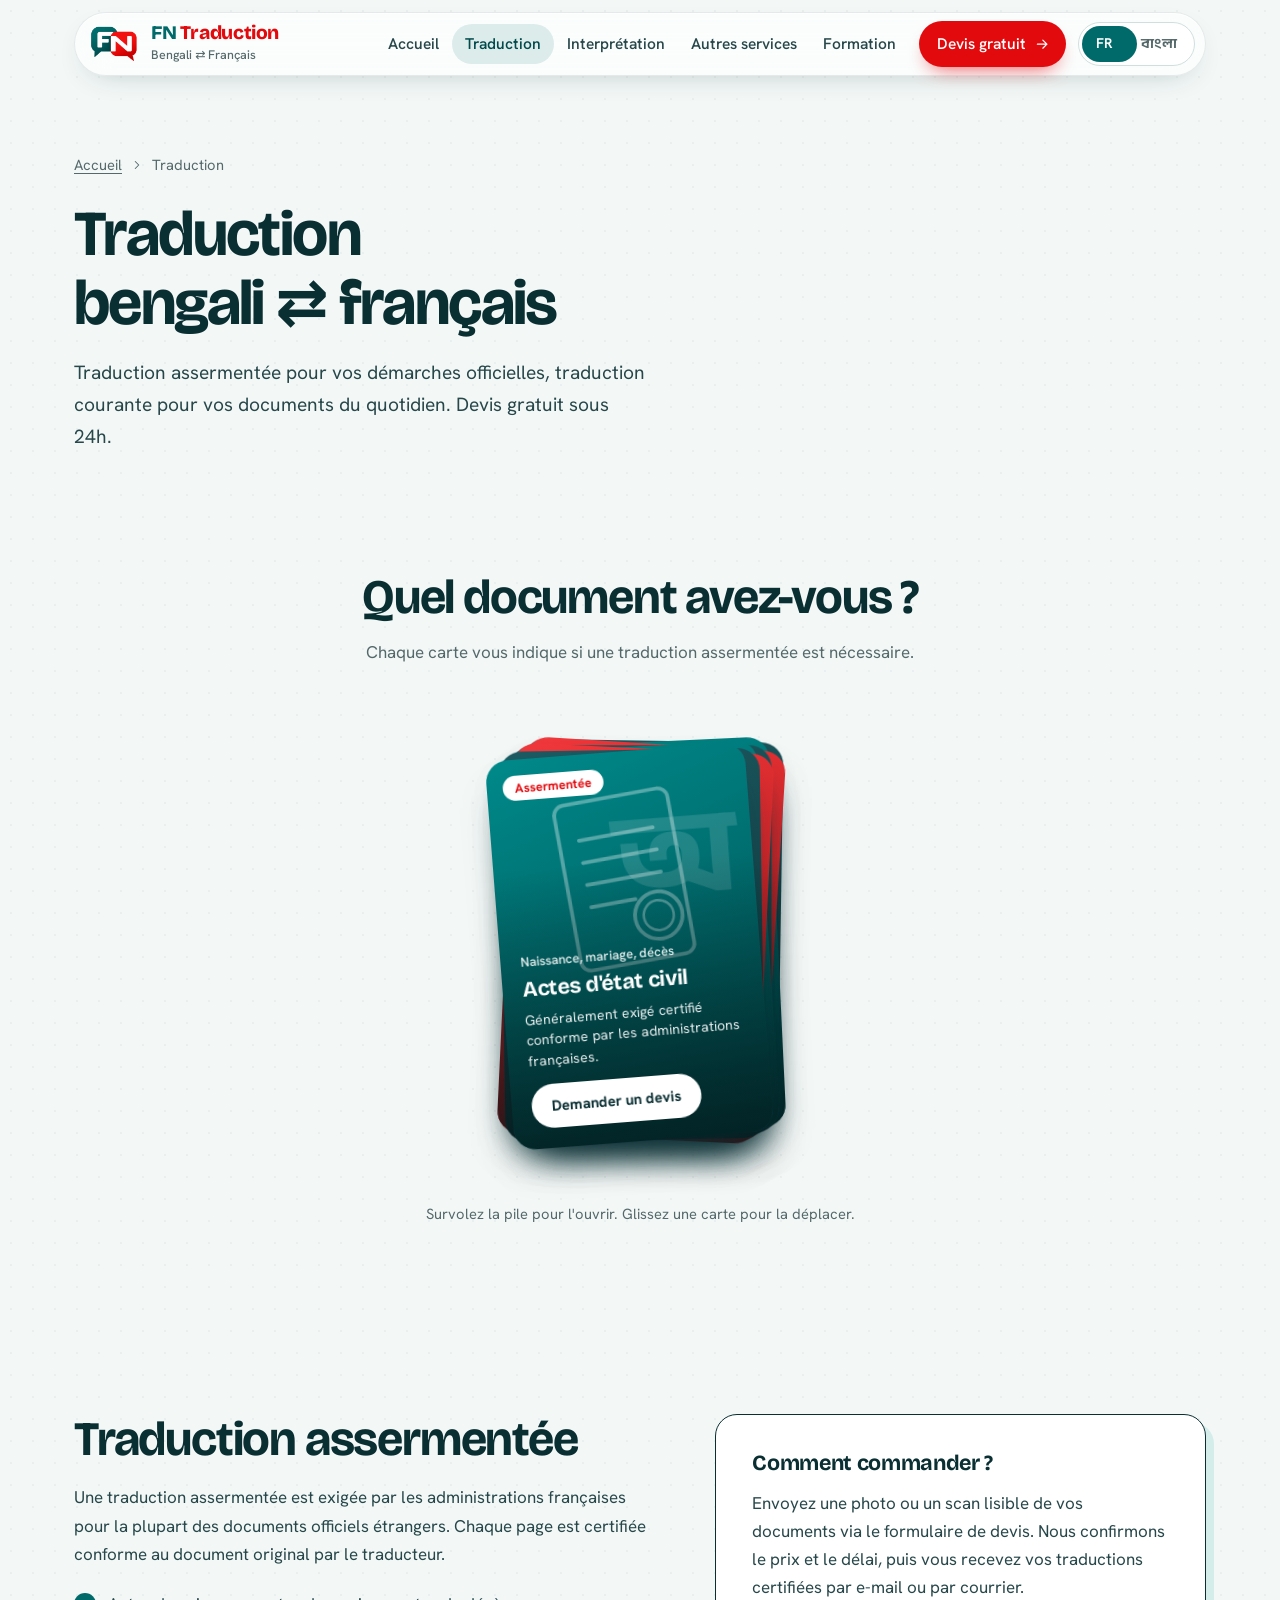
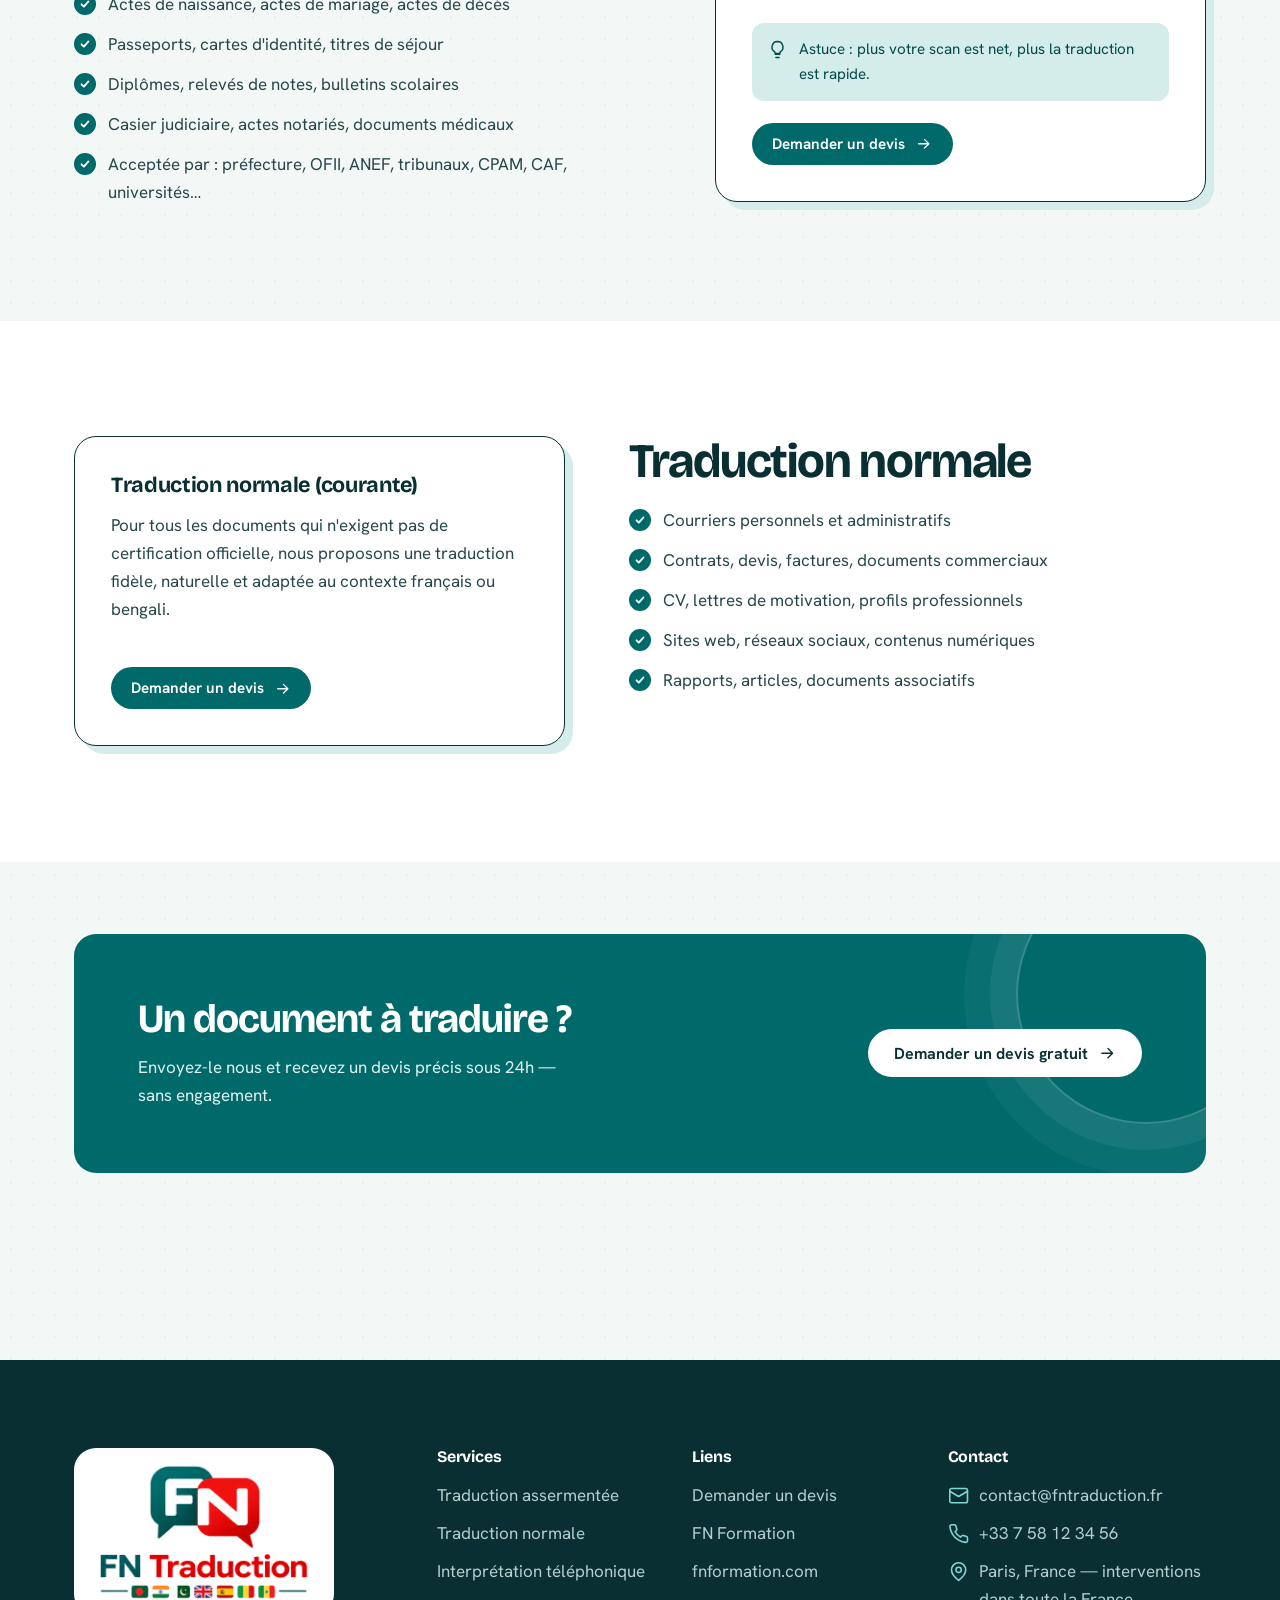
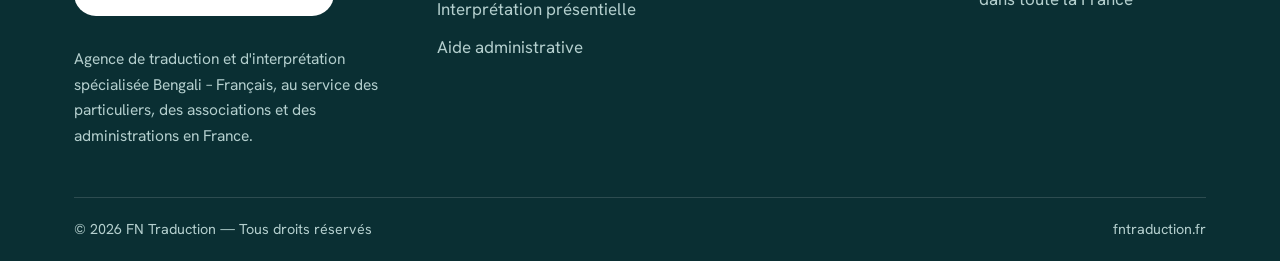
<file: traduction.html>
<!DOCTYPE html>
<html lang="fr" data-title-fr="Traduction bengali ⇄ français | FN Traduction" data-title-bn="অনুবাদ বাংলা ⇄ ফরাসি | FN Traduction">
<head>
<meta charset="UTF-8">
<meta name="viewport" content="width=device-width, initial-scale=1">
<title>Traduction bengali ⇄ français | FN Traduction</title>
<meta name="description" content="Traduction assermentée et traduction courante bengali ⇄ français pour vos démarches en France. Devis gratuit sous 24h.">
<meta name="theme-color" content="#00696a">
<script>document.documentElement.classList.add("js")</script>
<meta property="og:type" content="website">
<meta property="og:title" content="Traduction bengali ⇄ français | FN Traduction">
<meta property="og:description" content="Traduction assermentée et traduction courante bengali ⇄ français pour vos démarches en France. Devis gratuit sous 24h.">
<meta property="og:image" content="https://fnboutique.github.io/FN-Traduction-/img/og.png">
<meta property="og:locale" content="fr_FR">
<meta property="og:locale:alternate" content="bn_BD">
<link rel="icon" href="img/favicon.png" type="image/png">
<link rel="apple-touch-icon" href="img/icon-192.png">
<link rel="preload" href="fonts/bricolage-grotesque-latin-opsz-normal.woff2" as="font" type="font/woff2" crossorigin>
<link rel="preload" href="img/logo-mark.png" as="image">
<link rel="stylesheet" href="css/style.css">

</head>
<body>
<svg xmlns="http://www.w3.org/2000/svg" style="display:none" aria-hidden="true">
<symbol id="i-file" viewBox="0 0 24 24"><path d="M14 2H6a2 2 0 0 0-2 2v16a2 2 0 0 0 2 2h12a2 2 0 0 0 2-2V8z"/><path d="M14 2v6h6M16 13H8M16 17H8M10 9H8"/></symbol>
<symbol id="i-pen" viewBox="0 0 24 24"><path d="M12 20h9"/><path d="M16.5 3.5a2.12 2.12 0 0 1 3 3L7 19l-4 1 1-4z"/></symbol>
<symbol id="i-phone" viewBox="0 0 24 24"><path d="M22 16.92v3a2 2 0 0 1-2.18 2 19.8 19.8 0 0 1-8.63-3.07 19.5 19.5 0 0 1-6-6A19.8 19.8 0 0 1 2.12 4.18 2 2 0 0 1 4.11 2h3a2 2 0 0 1 2 1.72c.13.96.36 1.9.7 2.81a2 2 0 0 1-.45 2.11L8.09 9.91a16 16 0 0 0 6 6l1.27-1.27a2 2 0 0 1 2.11-.45c.91.34 1.85.57 2.81.7A2 2 0 0 1 22 16.92z"/></symbol>
<symbol id="i-users" viewBox="0 0 24 24"><path d="M17 21v-2a4 4 0 0 0-4-4H5a4 4 0 0 0-4 4v2"/><circle cx="9" cy="7" r="4"/><path d="M23 21v-2a4 4 0 0 0-3-3.87M16 3.13a4 4 0 0 1 0 7.75"/></symbol>
<symbol id="i-landmark" viewBox="0 0 24 24"><path d="M3 22h18M6 18v-7M10 18v-7M14 18v-7M18 18v-7M12 2 3 7h18z"/></symbol>
<symbol id="i-cap" viewBox="0 0 24 24"><path d="M22 10 12 5 2 10l10 5z"/><path d="M6 12v5c3 3 9 3 12 0v-5"/></symbol>
<symbol id="i-clock" viewBox="0 0 24 24"><circle cx="12" cy="12" r="10"/><path d="M12 6v6l4 2"/></symbol>
<symbol id="i-shield" viewBox="0 0 24 24"><path d="M12 22s8-4 8-10V5l-8-3-8 3v7c0 6 8 10 8 10z"/><path d="m9 12 2 2 4-4"/></symbol>
<symbol id="i-lang" viewBox="0 0 24 24"><path d="m5 8 6 6M4 14l6-6 2-3M2 5h12M7 2h1M22 22l-5-10-5 10M14 18h6"/></symbol>
<symbol id="i-lock" viewBox="0 0 24 24"><rect x="3" y="11" width="18" height="11" rx="2"/><path d="M7 11V7a5 5 0 0 1 10 0v4"/></symbol>
<symbol id="i-mail" viewBox="0 0 24 24"><rect x="2" y="4" width="20" height="16" rx="2"/><path d="m22 7-10 6L2 7"/></symbol>
<symbol id="i-arrow" viewBox="0 0 24 24"><path d="M5 12h14M13 6l6 6-6 6"/></symbol>
<symbol id="i-menu" viewBox="0 0 24 24"><path d="M4 7h16M4 12h16M4 17h16"/></symbol>
<symbol id="i-x" viewBox="0 0 24 24"><path d="M6 6l12 12M18 6 6 18"/></symbol>
<symbol id="i-plus" viewBox="0 0 24 24"><path d="M12 5v14M5 12h14"/></symbol>
<symbol id="i-chev" viewBox="0 0 24 24"><path d="m9 6 6 6-6 6"/></symbol>
<symbol id="i-mic" viewBox="0 0 24 24"><path d="M12 2a3 3 0 0 0-3 3v7a3 3 0 0 0 6 0V5a3 3 0 0 0-3-3z"/><path d="M19 10v2a7 7 0 0 1-14 0v-2M12 19v3"/></symbol>
<symbol id="i-info" viewBox="0 0 24 24"><circle cx="12" cy="12" r="10"/><path d="M12 16v-4M12 8h.01"/></symbol>
<symbol id="i-bulb" viewBox="0 0 24 24"><path d="M9 18h6M10 22h4M12 2a7 7 0 0 0-4 12.7c.6.5 1 1.3 1 2.1V17h6v-.2c0-.8.4-1.6 1-2.1A7 7 0 0 0 12 2z"/></symbol>
<symbol id="i-pin" viewBox="0 0 24 24"><path d="M20 10c0 6-8 12-8 12S4 16 4 10a8 8 0 0 1 16 0z"/><circle cx="12" cy="10" r="3"/></symbol>
<symbol id="i-wa" viewBox="0 0 24 24"><path d="M21 11.5a8.4 8.4 0 0 1-12.4 7.4L3 20.5l1.7-5.4A8.4 8.4 0 1 1 21 11.5z"/><path d="M8.5 9c.3 2.6 3.5 5.6 6.4 6l1.2-1.3-2-1-1 .6c-.9-.4-1.9-1.3-2.3-2.2l.6-1-1-2z"/></symbol>
<symbol id="a-sheet" viewBox="0 0 120 150"><g fill="none" stroke="currentColor" stroke-width="3" stroke-linecap="round"><rect x="14" y="8" width="92" height="134" rx="8"/><path d="M30 38h60M30 56h60M30 74h60M30 92h36"/></g></symbol>
<symbol id="a-seal" viewBox="0 0 120 150"><g fill="none" stroke="currentColor" stroke-width="3"><circle cx="82" cy="108" r="19"/><circle cx="82" cy="108" r="12" stroke-width="2"/></g></symbol>
<symbol id="a-pen" viewBox="0 0 120 150"><g fill="none" stroke="currentColor" stroke-width="3" stroke-linecap="round" stroke-linejoin="round"><path d="M96 84 62 118l-4 14 14-4 34-34z"/><path d="m88 92 8 8"/></g></symbol>
<symbol id="i-check" viewBox="0 0 24 24"><path d="m5 12.5 4.5 4.5L19 7"/></symbol>
</svg>
<a class="skip" href="#main" data-fr="Aller au contenu" data-bn="মূল অংশে যান">Aller au contenu</a>
<header class="site-header">
  <div class="wrap"><div class="hbar">
    <a class="brand" href="index.html" aria-label="FN Traduction">
      <img class="brand-mark" src="img/logo-mark.png" width="62" height="47" alt="">
      <span><span class="brand-name"><b>FN</b> <i>Traduction</i></span><span class="brand-sub" data-fr="Bengali ⇄ Français" data-bn="বাংলা ⇄ ফরাসি">Bengali ⇄ Français</span></span>
    </a>
    <nav class="nav" id="nav" data-fr-label="Navigation principale" data-bn-label="প্রধান মেনু">
      <span class="nav-glider" aria-hidden="true"></span>
      <a href="index.html" data-fr="Accueil" data-bn="হোম">Accueil</a><a href="traduction.html" aria-current="page" data-fr="Traduction" data-bn="অনুবাদ">Traduction</a><a href="interpretation.html" data-fr="Interprétation" data-bn="দোভাষীগিরি">Interprétation</a><a href="services.html" data-fr="Autres services" data-bn="অন্যান্য সেবা">Autres services</a><a href="formation.html" data-fr="Formation" data-bn="Formation">Formation</a><a class="nav-cta" href="devis.html"><span data-fr="Devis gratuit" data-bn="বিনামূল্যে কোটেশন">Devis gratuit</span><svg class="ico" aria-hidden="true"><use href="#i-arrow"/></svg></a>
    </nav>
    <div class="lang" role="group" data-fr-label="Langue" data-bn-label="ভাষা">
      <span class="pill"></span>
      <button type="button" data-lang="fr" aria-pressed="true">FR</button>
      <button type="button" data-lang="bn" aria-pressed="false" lang="bn">বাংলা</button>
    </div>
    <button class="burger" id="burger" type="button" aria-expanded="false" aria-controls="nav" data-fr-label="Menu" data-bn-label="মেনু">
      <svg class="ico i-menu" aria-hidden="true"><use href="#i-menu"/></svg><svg class="ico i-x" aria-hidden="true"><use href="#i-x"/></svg>
    </button>
  </div></div>
</header>
<main id="main">

<section class="phero"><div class="wrap">
  <div class="crumb"><a href="index.html" data-fr="Accueil" data-bn="হোম">Accueil</a><svg class="ico" aria-hidden="true"><use href="#i-chev"/></svg><span data-fr="Traduction" data-bn="অনুবাদ">Traduction</span></div>
  <h1 data-fr="Traduction bengali ⇄ français" data-bn="বাংলা ⇄ ফরাসি অনুবাদ">Traduction bengali ⇄ français</h1>
  <p data-fr="Traduction assermentée pour vos démarches officielles, traduction courante pour vos documents du quotidien. Devis gratuit sous 24h." data-bn="আপনার সরকারি কাজের জন্য শপথবদ্ধ অনুবাদ, দৈনন্দিন নথির জন্য সাধারণ অনুবাদ। ২৪ ঘণ্টায় বিনামূল্যে কোটেশন।">Traduction assermentée pour vos démarches officielles, traduction courante pour vos documents du quotidien. Devis gratuit sous 24h.</p>
</div></section>

<section class="block tight deckwrap" id="deckwrap"><div class="wrap">
  <div class="orbit-copy">
    <h2 data-fr="Quel document avez-vous ?" data-bn="আপনার কাছে কোন নথি আছে?">Quel document avez-vous ?</h2>
    <p data-fr="Chaque carte vous indique si une traduction assermentée est nécessaire." data-bn="প্রতিটি কার্ডে দেখা যাবে শপথবদ্ধ অনুবাদ দরকার কি না।">Chaque carte vous indique si une traduction assermentée est nécessaire.</p>
  </div>
  <div class="deck" id="deck" role="group" data-fr-label="Types de documents" data-bn-label="নথির ধরন"><article class="dcard tone-teal">
  <svg class="dart" viewBox="0 0 120 150" aria-hidden="true"><use href="#a-sheet"/><use href="#a-seal"/></svg>
  <span class="dlabel sworn" data-fr="Assermentée" data-bn="শপথবদ্ধ">Assermentée</span>
  <div class="dtext">
    <p class="dsub" data-fr="Naissance, mariage, décès" data-bn="জন্ম, বিবাহ, মৃত্যু">Naissance, mariage, décès</p>
    <h3 data-fr="Actes d&#x27;état civil" data-bn="জন্ম, বিবাহ ও মৃত্যু সনদ">Actes d'état civil</h3>
    <p class="ddesc" data-fr="Généralement exigé certifié conforme par les administrations françaises." data-bn="ফ্রান্সের প্রশাসন সাধারণত এগুলো সনদিত অনুবাদে চায়।">Généralement exigé certifié conforme par les administrations françaises.</p>
    <a class="dbtn" href="devis.html?s=Traduction+assermentée"><span data-fr="Demander un devis" data-bn="কোটেশন চান">Demander un devis</span></a>
  </div>
</article><article class="dcard tone-ink">
  <svg class="dart" viewBox="0 0 120 150" aria-hidden="true"><use href="#a-sheet"/><use href="#a-seal"/></svg>
  <span class="dlabel sworn" data-fr="Assermentée" data-bn="শপথবদ্ধ">Assermentée</span>
  <div class="dtext">
    <p class="dsub" data-fr="Identité et séjour" data-bn="পরিচয় ও বসবাস">Identité et séjour</p>
    <h3 data-fr="Passeport et titre de séjour" data-bn="পাসপোর্ট ও বসবাসের পারমিট">Passeport et titre de séjour</h3>
    <p class="ddesc" data-fr="Généralement exigé certifié conforme par les administrations françaises." data-bn="ফ্রান্সের প্রশাসন সাধারণত এগুলো সনদিত অনুবাদে চায়।">Généralement exigé certifié conforme par les administrations françaises.</p>
    <a class="dbtn" href="devis.html?s=Traduction+assermentée"><span data-fr="Demander un devis" data-bn="কোটেশন চান">Demander un devis</span></a>
  </div>
</article><article class="dcard tone-red">
  <svg class="dart" viewBox="0 0 120 150" aria-hidden="true"><use href="#a-sheet"/><use href="#a-seal"/></svg>
  <span class="dlabel sworn" data-fr="Assermentée" data-bn="শপথবদ্ধ">Assermentée</span>
  <div class="dtext">
    <p class="dsub" data-fr="Universités et emploi" data-bn="বিশ্ববিদ্যালয় ও চাকরি">Universités et emploi</p>
    <h3 data-fr="Diplômes et relevés de notes" data-bn="শিক্ষাসনদ ও নম্বরপত্র">Diplômes et relevés de notes</h3>
    <p class="ddesc" data-fr="Généralement exigé certifié conforme par les administrations françaises." data-bn="ফ্রান্সের প্রশাসন সাধারণত এগুলো সনদিত অনুবাদে চায়।">Généralement exigé certifié conforme par les administrations françaises.</p>
    <a class="dbtn" href="devis.html?s=Traduction+assermentée"><span data-fr="Demander un devis" data-bn="কোটেশন চান">Demander un devis</span></a>
  </div>
</article><article class="dcard tone-teal">
  <svg class="dart" viewBox="0 0 120 150" aria-hidden="true"><use href="#a-sheet"/><use href="#a-seal"/></svg>
  <span class="dlabel sworn" data-fr="Assermentée" data-bn="শপথবদ্ধ">Assermentée</span>
  <div class="dtext">
    <p class="dsub" data-fr="Justice et notaire" data-bn="আদালত ও নোটারি">Justice et notaire</p>
    <h3 data-fr="Casier judiciaire et actes notariés" data-bn="অপরাধের রেকর্ড সনদ ও নোটারি নথি">Casier judiciaire et actes notariés</h3>
    <p class="ddesc" data-fr="Généralement exigé certifié conforme par les administrations françaises." data-bn="ফ্রান্সের প্রশাসন সাধারণত এগুলো সনদিত অনুবাদে চায়।">Généralement exigé certifié conforme par les administrations françaises.</p>
    <a class="dbtn" href="devis.html?s=Traduction+assermentée"><span data-fr="Demander un devis" data-bn="কোটেশন চান">Demander un devis</span></a>
  </div>
</article><article class="dcard tone-ink">
  <svg class="dart" viewBox="0 0 120 150" aria-hidden="true"><use href="#a-sheet"/><use href="#a-seal"/></svg>
  <span class="dlabel sworn" data-fr="Assermentée" data-bn="শপথবদ্ধ">Assermentée</span>
  <div class="dtext">
    <p class="dsub" data-fr="Dossiers de santé" data-bn="স্বাস্থ্য সংক্রান্ত ফাইল">Dossiers de santé</p>
    <h3 data-fr="Documents médicaux" data-bn="চিকিৎসা নথি">Documents médicaux</h3>
    <p class="ddesc" data-fr="Généralement exigé certifié conforme par les administrations françaises." data-bn="ফ্রান্সের প্রশাসন সাধারণত এগুলো সনদিত অনুবাদে চায়।">Généralement exigé certifié conforme par les administrations françaises.</p>
    <a class="dbtn" href="devis.html?s=Traduction+assermentée"><span data-fr="Demander un devis" data-bn="কোটেশন চান">Demander un devis</span></a>
  </div>
</article><article class="dcard tone-red">
  <svg class="dart" viewBox="0 0 120 150" aria-hidden="true"><use href="#a-sheet"/><use href="#a-pen"/></svg>
  <span class="dlabel plain" data-fr="Normale" data-bn="সাধারণ">Normale</span>
  <div class="dtext">
    <p class="dsub" data-fr="Personnels et commerciaux" data-bn="ব্যক্তিগত ও বাণিজ্যিক">Personnels et commerciaux</p>
    <h3 data-fr="Courriers et contrats" data-bn="চিঠি ও চুক্তি">Courriers et contrats</h3>
    <p class="ddesc" data-fr="Une traduction normale suffit, sauf si l&#x27;organisme demande une certification : dites-le-nous." data-bn="সাধারণ অনুবাদই যথেষ্ট, তবে সংস্থা সনদ চাইলে আমাদের জানান।">Une traduction normale suffit, sauf si l'organisme demande une certification : dites-le-nous.</p>
    <a class="dbtn" href="devis.html?s=Traduction+normale"><span data-fr="Demander un devis" data-bn="কোটেশন চান">Demander un devis</span></a>
  </div>
</article><article class="dcard tone-teal">
  <svg class="dart" viewBox="0 0 120 150" aria-hidden="true"><use href="#a-sheet"/><use href="#a-pen"/></svg>
  <span class="dlabel plain" data-fr="Normale" data-bn="সাধারণ">Normale</span>
  <div class="dtext">
    <p class="dsub" data-fr="Candidatures" data-bn="চাকরির আবেদন">Candidatures</p>
    <h3 data-fr="CV et lettres de motivation" data-bn="সিভি ও কভার লেটার">CV et lettres de motivation</h3>
    <p class="ddesc" data-fr="Une traduction normale suffit, sauf si l&#x27;organisme demande une certification : dites-le-nous." data-bn="সাধারণ অনুবাদই যথেষ্ট, তবে সংস্থা সনদ চাইলে আমাদের জানান।">Une traduction normale suffit, sauf si l'organisme demande une certification : dites-le-nous.</p>
    <a class="dbtn" href="devis.html?s=Traduction+normale"><span data-fr="Demander un devis" data-bn="কোটেশন চান">Demander un devis</span></a>
  </div>
</article><article class="dcard tone-ink">
  <svg class="dart" viewBox="0 0 120 150" aria-hidden="true"><use href="#a-sheet"/><use href="#a-pen"/></svg>
  <span class="dlabel plain" data-fr="Normale" data-bn="সাধারণ">Normale</span>
  <div class="dtext">
    <p class="dsub" data-fr="Contenus et documents" data-bn="কনটেন্ট ও নথি">Contenus et documents</p>
    <h3 data-fr="Sites web et rapports" data-bn="ওয়েবসাইট ও প্রতিবেদন">Sites web et rapports</h3>
    <p class="ddesc" data-fr="Une traduction normale suffit, sauf si l&#x27;organisme demande une certification : dites-le-nous." data-bn="সাধারণ অনুবাদই যথেষ্ট, তবে সংস্থা সনদ চাইলে আমাদের জানান।">Une traduction normale suffit, sauf si l'organisme demande une certification : dites-le-nous.</p>
    <a class="dbtn" href="devis.html?s=Traduction+normale"><span data-fr="Demander un devis" data-bn="কোটেশন চান">Demander un devis</span></a>
  </div>
</article></div>
  <p class="deck-hint hint-hover" data-fr="Survolez la pile pour l&#x27;ouvrir. Glissez une carte pour la déplacer." data-bn="স্তূপের ওপর কার্সর রাখলে খুলে যাবে। কার্ড টেনে সরাতে পারেন।">Survolez la pile pour l'ouvrir. Glissez une carte pour la déplacer.</p>
  <p class="deck-hint hint-touch" data-fr="Faites glisser pour voir toutes les cartes." data-bn="সব কার্ড দেখতে পাশে টানুন।">Faites glisser pour voir toutes les cartes.</p>
</div></section>

<section class="block" id="assermentee"><div class="wrap">
  <div class="split">
    <div>
      <h2 data-fr="Traduction assermentée" data-bn="শপথবদ্ধ অনুবাদ">Traduction assermentée</h2>
      <p data-fr="Une traduction assermentée est exigée par les administrations françaises pour la plupart des documents officiels étrangers. Chaque page est certifiée conforme au document original par le traducteur." data-bn="ফ্রান্সের প্রশাসনের বেশিরভাগ সরকারি বিদেশি নথির জন্য শপথবদ্ধ অনুবাদ বাধ্যতামূলক। প্রতিটি পৃষ্ঠা অনুবাদক কর্তৃক মূল নথির অনুরূপ বলে সনদিত হয়।">Une traduction assermentée est exigée par les administrations françaises pour la plupart des documents officiels étrangers. Chaque page est certifiée conforme au document original par le traducteur.</p>
      <ul class="checks"><li data-fr="Actes de naissance, actes de mariage, actes de décès" data-bn="জন্ম, বিবাহ ও মৃত্যু সনদ">Actes de naissance, actes de mariage, actes de décès</li><li data-fr="Passeports, cartes d&#x27;identité, titres de séjour" data-bn="পাসপোর্ট, পরিচয়পত্র, বসবাসের পারমিট">Passeports, cartes d'identité, titres de séjour</li><li data-fr="Diplômes, relevés de notes, bulletins scolaires" data-bn="ডিপ্লোমা, নম্বরপত্র (মার্কশিট), স্কুলের রিপোর্ট কার্ড">Diplômes, relevés de notes, bulletins scolaires</li><li data-fr="Casier judiciaire, actes notariés, documents médicaux" data-bn="পুলিশ ক্লিয়ারেন্স (অপরাধের রেকর্ড), নোটারি-করা নথি, চিকিৎসা নথি">Casier judiciaire, actes notariés, documents médicaux</li><li data-fr="Acceptée par : préfecture, OFII, ANEF, tribunaux, CPAM, CAF, universités…" data-bn="গ্রহণকারী: প্রিফেকচার, OFII, ANEF, আদালত, CPAM, CAF, বিশ্ববিদ্যালয়…">Acceptée par : préfecture, OFII, ANEF, tribunaux, CPAM, CAF, universités…</li></ul>
    </div>
    <div class="panel">
      <h3 data-fr="Comment commander ?" data-bn="কীভাবে অর্ডার করবেন?">Comment commander ?</h3>
      <p data-fr="Envoyez une photo ou un scan lisible de vos documents via le formulaire de devis. Nous confirmons le prix et le délai, puis vous recevez vos traductions certifiées par e-mail ou par courrier." data-bn="কোটেশনের ফর্মে আপনার নথির স্পষ্ট ছবি বা স্ক্যান পাঠান। আমরা মূল্য ও সময় নিশ্চিত করি, তারপর আপনি সনদিত অনুবাদ ইমেইল বা ডাকে পাবেন।">Envoyez une photo ou un scan lisible de vos documents via le formulaire de devis. Nous confirmons le prix et le délai, puis vous recevez vos traductions certifiées par e-mail ou par courrier.</p>
      <div class="tip"><svg class="ico" aria-hidden="true"><use href="#i-bulb"/></svg><span data-fr="Astuce : plus votre scan est net, plus la traduction est rapide." data-bn="টিপস: স্ক্যান যত পরিষ্কার, অনুবাদ তত দ্রুত।">Astuce : plus votre scan est net, plus la traduction est rapide.</span></div>
      <a class="btn btn-primary btn-sm" href="devis.html?s=Traduction+assermentée"><span data-fr="Demander un devis" data-bn="কোটেশন চান">Demander un devis</span><svg class="ico" aria-hidden="true"><use href="#i-arrow"/></svg></a>
    </div>
  </div>
</div></section>

<section class="block band-white" id="normale"><div class="wrap">
  <div class="split flip">
    <div class="panel">
      <h3 data-fr="Traduction normale (courante)" data-bn="সাধারণ অনুবাদ">Traduction normale (courante)</h3>
      <p data-fr="Pour tous les documents qui n&#x27;exigent pas de certification officielle, nous proposons une traduction fidèle, naturelle et adaptée au contexte français ou bengali." data-bn="যে নথির জন্য সরকারি সনদ দরকার নেই, তার জন্য আমরা নির্ভুল, স্বাভাবিক এবং প্রেক্ষাপট অনুযায়ী অনুবাদ করে দিই।">Pour tous les documents qui n'exigent pas de certification officielle, nous proposons une traduction fidèle, naturelle et adaptée au contexte français ou bengali.</p>
      <a class="btn btn-primary btn-sm" href="devis.html?s=Traduction+normale"><span data-fr="Demander un devis" data-bn="কোটেশন চান">Demander un devis</span><svg class="ico" aria-hidden="true"><use href="#i-arrow"/></svg></a>
    </div>
    <div>
      <h2 data-fr="Traduction normale" data-bn="সাধারণ অনুবাদ">Traduction normale</h2>
      <ul class="checks"><li data-fr="Courriers personnels et administratifs" data-bn="ব্যক্তিগত ও প্রশাসনিক চিঠিপত্র">Courriers personnels et administratifs</li><li data-fr="Contrats, devis, factures, documents commerciaux" data-bn="চুক্তি, কোটেশন, বিল, বাণিজ্যিক নথি">Contrats, devis, factures, documents commerciaux</li><li data-fr="CV, lettres de motivation, profils professionnels" data-bn="সিভি, কভার লেটার, পেশাগত প্রোফাইল">CV, lettres de motivation, profils professionnels</li><li data-fr="Sites web, réseaux sociaux, contenus numériques" data-bn="ওয়েবসাইট, সোশ্যাল মিডিয়া, ডিজিটাল কনটেন্ট">Sites web, réseaux sociaux, contenus numériques</li><li data-fr="Rapports, articles, documents associatifs" data-bn="প্রতিবেদন, নিবন্ধ, সংস্থার নথি">Rapports, articles, documents associatifs</li></ul>
    </div>
  </div>
</div></section>

<section class="block tight"><div class="wrap"><div class="cta">
  <div><h2 data-fr="Un document à traduire ?" data-bn="অনুবাদ করার মতো নথি আছে?">Un document à traduire ?</h2><p data-fr="Envoyez-le nous et recevez un devis précis sous 24h — sans engagement." data-bn="নথিটি আমাদের পাঠান এবং ২৪ ঘণ্টায় নির্ভুল কোটেশন পান — কোনো বাধ্যবাধকতা ছাড়াই।">Envoyez-le nous et recevez un devis précis sous 24h — sans engagement.</p></div>
  <a class="btn btn-light" href="devis.html"><span data-fr="Demander un devis gratuit" data-bn="বিনামূল্যে কোটেশন চান">Demander un devis gratuit</span><svg class="ico" aria-hidden="true"><use href="#i-arrow"/></svg></a>
</div></div></section>

</main>
<footer class="site-footer">
  <div class="wrap">
    <div class="f-grid">
      <div>
        <a class="logo-card" href="index.html" aria-label="FN Traduction"><img src="img/logo-full.png" width="900" height="584" alt="FN Traduction" loading="lazy"></a>
        <p class="f-about" data-fr="Agence de traduction et d&#x27;interprétation spécialisée Bengali – Français, au service des particuliers, des associations et des administrations en France." data-bn="ব্যক্তি, সংস্থা ও প্রশাসনের জন্য ফ্রান্স জুড়ে বাংলা–ফরাসি ভাষায় বিশেষজ্ঞ অনুবাদ ও দোভাষী সংস্থা।">Agence de traduction et d'interprétation spécialisée Bengali – Français, au service des particuliers, des associations et des administrations en France.</p>
      </div>
      <div>
        <h4 data-fr="Services" data-bn="সেবাসমূহ">Services</h4>
        <ul>
          <li><a href="traduction.html#assermentee" data-fr="Traduction assermentée" data-bn="শপথবদ্ধ অনুবাদ">Traduction assermentée</a></li>
          <li><a href="traduction.html#normale" data-fr="Traduction normale" data-bn="সাধারণ অনুবাদ">Traduction normale</a></li>
          <li><a href="interpretation.html#telephonique" data-fr="Interprétation téléphonique" data-bn="টেলিফোনিক দোভাষীগিরি">Interprétation téléphonique</a></li>
          <li><a href="interpretation.html#presentielle" data-fr="Interprétation présentielle" data-bn="সরাসরি দোভাষীগিরি">Interprétation présentielle</a></li>
          <li><a href="services.html" data-fr="Aide administrative" data-bn="প্রশাসনিক সহায়তা">Aide administrative</a></li>
        </ul>
      </div>
      <div>
        <h4 data-fr="Liens" data-bn="লিংক">Liens</h4>
        <ul>
          <li><a href="devis.html" data-fr="Demander un devis" data-bn="কোটেশন চান">Demander un devis</a></li>
          <li><a href="formation.html" data-fr="FN Formation" data-bn="FN Formation">FN Formation</a></li>
          <li><a href="https://www.fnformation.com" target="_blank" rel="noopener">fnformation.com</a></li>
        </ul>
      </div>
      <div>
        <h4 data-fr="Contact" data-bn="যোগাযোগ">Contact</h4>
        <ul class="f-contact">
          <li><svg class="ico" aria-hidden="true"><use href="#i-mail"/></svg><a href="mailto:contact@fntraduction.fr">contact@fntraduction.fr</a></li>
          <li><svg class="ico" aria-hidden="true"><use href="#i-phone"/></svg><a href="tel:+33758123456">+33 7 58 12 34 56</a></li>
          <li><svg class="ico" aria-hidden="true"><use href="#i-pin"/></svg><span data-fr="Paris, France — interventions dans toute la France" data-bn="প্যারিস, ফ্রান্স — সারা ফ্রান্সে সেবা">Paris, France — interventions dans toute la France</span></li>
        </ul>
      </div>
    </div>
    <div class="f-bottom"><span>© 2026 FN Traduction — <span data-fr="Tous droits réservés" data-bn="সর্বস্বত্ব সংরক্ষিত">Tous droits réservés</span></span><span>fntraduction.fr</span></div>
  </div>
</footer>
<div class="dock">
  <a class="btn btn-ghost btn-sm" href="tel:+33758123456"><svg class="ico" aria-hidden="true"><use href="#i-phone"/></svg><span data-fr="Appeler" data-bn="ফোন করুন">Appeler</span></a>
  <a class="btn btn-primary btn-sm" href="devis.html"><span data-fr="Devis gratuit" data-bn="বিনামূল্যে কোটেশন">Devis gratuit</span><svg class="ico" aria-hidden="true"><use href="#i-arrow"/></svg></a>
</div>
<script src="js/main.js" defer></script>
</body>
</html>
</file>
<file: css/style.css>
/* ==========================================================
   FN TRADUCTION — feuille de style
   Direction : le document officiel et son cachet.
   Papier froid, encre bleu nuit, vert delta, rouge cachet.
   ========================================================== */

/* ---- Polices (hébergées localement, aucun appel à Google) ---- */
@font-face{font-family:"Bricolage";font-style:normal;font-weight:200 800;font-display:swap;
  src:url(../fonts/bricolage-grotesque-latin-opsz-normal.woff2) format("woff2");
  unicode-range:U+0000-00FF,U+0131,U+0152-0153,U+02BB-02BC,U+02C6,U+02DA,U+02DC,U+2000-206F,U+20AC,U+2122,U+2191,U+2193,U+2212,U+2215,U+FEFF,U+FFFD;}
@font-face{font-family:"Bricolage";font-style:normal;font-weight:200 800;font-display:swap;
  src:url(../fonts/bricolage-grotesque-latin-ext-opsz-normal.woff2) format("woff2");
  unicode-range:U+0100-02BA,U+02BD-02C5,U+02C7-02CC,U+02CE-02D7,U+02DD-02FF,U+1E00-1E9F,U+1EF2-1EFF,U+20A0-20AB,U+20AD-20C0;}
@font-face{font-family:"Hanken";font-style:normal;font-weight:100 900;font-display:swap;
  src:url(../fonts/hanken-grotesk-latin-wght-normal.woff2) format("woff2");
  unicode-range:U+0000-00FF,U+0131,U+0152-0153,U+02BB-02BC,U+02C6,U+02DA,U+02DC,U+2000-206F,U+20AC,U+2122,U+2191,U+2193,U+2212,U+2215,U+FEFF,U+FFFD;}
@font-face{font-family:"Hanken";font-style:normal;font-weight:100 900;font-display:swap;
  src:url(../fonts/hanken-grotesk-latin-ext-wght-normal.woff2) format("woff2");
  unicode-range:U+0100-02BA,U+02BD-02C5,U+02C7-02CC,U+02CE-02D7,U+02DD-02FF,U+1E00-1E9F,U+1EF2-1EFF,U+20A0-20AB,U+20AD-20C0;}
@font-face{font-family:"Anek";font-style:normal;font-weight:100 800;font-display:swap;
  src:url(../fonts/anek-bangla-bengali-wght-normal.woff2) format("woff2");
  unicode-range:U+0951-0952,U+0964-0965,U+0980-09FE,U+1CD0,U+1CD2,U+1CD5-1CD6,U+1CD8,U+1CE1,U+1CEA,U+1CED,U+1CF2,U+1CF5-1CF7,U+200C-200D,U+20B9,U+25CC,U+A8F1;}
@font-face{font-family:"Anek";font-style:normal;font-weight:100 800;font-display:swap;
  src:url(../fonts/anek-bangla-latin-wght-normal.woff2) format("woff2");
  unicode-range:U+0000-00FF,U+0131,U+0152-0153,U+02BB-02BC,U+02C6,U+02DA,U+02DC,U+2000-206F,U+20AC,U+2122,U+2191,U+2193,U+2212,U+2215,U+FEFF,U+FFFD;}

/* ---- Jetons ---- */
:root{
  --ink:#0a2f33;
  --ink-2:#27474a;
  --muted:#55696b;
  --green:#00696a;
  --green-deep:#004a4c;
  --green-soft:#d4ecea;
  --stamp:#e30a0e;
  --red:#e30a0e;--red-deep:#b5070b;
  --paper:#f3f8f7;
  --sheet:#fcfefd;
  --white:#ffffff;
  --line:#cfdfdd;
  --line-strong:#a6bfbc;

  --f-display:"Bricolage","Anek",system-ui,sans-serif;
  --f-body:"Hanken","Anek",system-ui,sans-serif;

  --r-s:6px; --r-m:12px; --r-l:22px;
  --sh-sheet:0 1px 0 rgba(10,47,51,.06),0 12px 30px -12px rgba(10,47,51,.28);
  --wrap:1180px;
  --ease:cubic-bezier(.2,.7,.2,1);
}
*,*::before,*::after{box-sizing:border-box;margin:0;padding:0;}
html{scroll-behavior:smooth;scroll-padding-top:90px;-webkit-text-size-adjust:100%;}
body{
  font-family:var(--f-body);font-size:1.0625rem;line-height:1.65;color:var(--ink-2);
  background:var(--paper);
  background-image:radial-gradient(rgba(10,47,51,.045) 1px,transparent 1px);
  background-size:22px 22px;
  -webkit-font-smoothing:antialiased;
}
html[lang="bn"] body{line-height:1.8;}
img,svg{display:block;max-width:100%;}
a{color:var(--green);text-underline-offset:3px;}
a:hover{color:var(--green-deep);}
:focus-visible{outline:3px solid var(--green);outline-offset:3px;border-radius:4px;}
button{font:inherit;color:inherit;cursor:pointer;}
.sr{position:absolute;width:1px;height:1px;overflow:hidden;clip:rect(0 0 0 0);white-space:nowrap;}
.skip{position:absolute;left:12px;top:-60px;z-index:300;background:var(--ink);color:#fff;padding:10px 16px;border-radius:var(--r-s);}
.skip:focus{top:12px;color:#fff;}
.ico{width:1.25em;height:1.25em;fill:none;stroke:currentColor;stroke-width:1.8;stroke-linecap:round;stroke-linejoin:round;flex:none;}

/* ---- Typographie ---- */
h1,h2,h3,h4{font-family:var(--f-display);color:var(--ink);font-weight:700;line-height:1.08;letter-spacing:-.025em;text-wrap:balance;}
html[lang="bn"] h1,html[lang="bn"] h2,html[lang="bn"] h3,html[lang="bn"] h4{line-height:1.3;letter-spacing:0;}
h1{font-size:clamp(2.3rem,4.5vw,3.8rem);font-variation-settings:"opsz" 96;}
h2{font-size:clamp(1.9rem,3.8vw,3rem);font-variation-settings:"opsz" 72;}
h3{font-size:1.35rem;letter-spacing:-.015em;line-height:1.2;}
h4{font-size:1.05rem;letter-spacing:-.01em;}
p{max-width:64ch;}
.lead{font-size:1.2rem;color:var(--ink-2);max-width:56ch;}

/* ---- Structure ---- */
.wrap{max-width:var(--wrap);margin:0 auto;padding:0 24px;}
.block{padding:clamp(64px,9vw,120px) 0;}
.block.tight{padding:clamp(40px,6vw,72px) 0;}
.band-white{background:var(--white);}
.band-ink{background:var(--ink);color:#c3dad9;}
.band-ink h2,.band-ink h3{color:#fff;}
.sec-head{max-width:46rem;margin-bottom:clamp(32px,5vw,56px);}
.sec-head p{margin-top:14px;color:var(--muted);}

/* ---- Boutons ---- */
.btn{
  display:inline-flex;align-items:center;justify-content:center;gap:10px;
  min-height:48px;padding:12px 24px;border-radius:999px;border:2px solid transparent;
  font-weight:650;font-size:1rem;line-height:1.2;text-decoration:none;
  transition:transform .2s var(--ease),background .2s,color .2s,border-color .2s;
}
.btn:hover{text-decoration:none;transform:translateY(-2px);}
.btn:active{transform:translateY(0);}
.btn-primary{background:var(--green);color:#fff;}
.btn-primary:hover{background:var(--green-deep);color:#fff;}
.btn-red{background:var(--red);color:#fff;}
.btn-red:hover{background:var(--red-deep);color:#fff;}
.btn-ghost{border-color:var(--ink);color:var(--ink);background:transparent;}
.btn-ghost:hover{background:var(--ink);color:#fff;}
.btn-light{background:#fff;color:var(--ink);}
.btn-light:hover{background:var(--green-soft);color:var(--ink);}
.btn-sm{min-height:42px;padding:8px 18px;font-size:.95rem;}
.btn .ico{width:1.15em;height:1.15em;transition:transform .2s var(--ease);}
.btn:hover .ico{transform:translateX(3px);}

/* ---- En-tête ---- */
.site-header{
  position:sticky;top:0;z-index:100;
  background:rgba(243,248,247,.88);backdrop-filter:blur(12px);-webkit-backdrop-filter:blur(12px);
  border-bottom:1px solid transparent;transition:border-color .25s,background .25s;
}
.site-header.scrolled{border-color:var(--line);background:rgba(252,254,253,.94);}
.hbar{display:flex;align-items:center;gap:20px;min-height:76px;}
.brand{display:flex;align-items:center;gap:12px;text-decoration:none;color:var(--ink);margin-right:auto;}
.brand:hover{color:var(--ink);}
.brand-mark{width:62px;height:auto;}
.brand-name{display:block;font-family:var(--f-display);font-weight:800;font-size:1.3rem;letter-spacing:-.02em;line-height:1.05;}
.brand-name b{color:var(--green);font-weight:800;}
.brand-name i{color:var(--red);font-style:normal;}
.logo-card{display:inline-block;background:#fff;border-radius:var(--r-l);padding:14px 22px;width:min(100%,260px);}
.logo-card img{width:100%;height:auto;}
.brand-sub{display:block;font-size:.78rem;color:var(--muted);font-weight:500;margin-top:2px;}
.nav{display:flex;align-items:center;gap:2px;}
.nav a{
  position:relative;padding:10px 13px;border-radius:999px;text-decoration:none;
  color:var(--ink-2);font-weight:550;font-size:.97rem;transition:background .2s,color .2s;
}
.nav a:hover{background:rgba(0,105,106,.09);color:var(--green-deep);}
.nav a[aria-current="page"]{color:var(--green-deep);}
.nav a[aria-current="page"]::after{
  content:"";position:absolute;left:13px;right:13px;bottom:4px;height:3px;border-radius:3px;background:var(--stamp);
}
.nav .nav-cta{background:var(--red);color:#fff;margin-left:6px;}
.nav .nav-cta:hover{background:var(--red-deep);color:#fff;}
.nav .nav-cta[aria-current="page"]::after{display:none;}
.nav a.nav-cta,.nav a.nav-cta[aria-current="page"]{color:#fff;}

.lang{position:relative;display:inline-flex;padding:3px;border-radius:999px;background:var(--white);border:1px solid var(--line);}
.lang button{
  position:relative;z-index:1;border:0;background:none;padding:6px 14px;border-radius:999px;
  font-weight:650;font-size:.88rem;color:var(--muted);transition:color .25s;min-height:34px;
}
.lang button.on{color:#fff;}
.lang .pill{position:absolute;z-index:0;top:3px;bottom:3px;left:3px;width:calc(50% - 3px);border-radius:999px;background:var(--green);transition:transform .35s var(--ease);}
html[lang="bn"] .lang .pill{transform:translateX(100%);}

.burger{display:none;width:46px;height:46px;border-radius:50%;border:1px solid var(--line);background:var(--white);align-items:center;justify-content:center;}
.burger .ico{width:22px;height:22px;}
.burger .i-x{display:none;}
.burger[aria-expanded="true"] .i-x{display:block;}
.burger[aria-expanded="true"] .i-menu{display:none;}

@media (max-width:980px){
  .burger{display:inline-flex;}
  .nav{
    position:absolute;left:0;right:0;top:100%;flex-direction:column;align-items:stretch;gap:2px;
    background:var(--sheet);border-bottom:1px solid var(--line);padding:12px 24px 22px;
    box-shadow:0 20px 30px -20px rgba(10,47,51,.35);
    opacity:0;visibility:hidden;transform:translateY(-8px);
    transition:opacity .2s,transform .25s var(--ease),visibility .2s;
  }
  .nav.open{opacity:1;visibility:visible;transform:none;}
  .nav a{padding:14px 12px;font-size:1.08rem;border-radius:var(--r-m);}
  .nav a[aria-current="page"]::after{left:12px;right:auto;width:28px;bottom:8px;}
  .nav .nav-cta{margin:8px 0 0;text-align:center;}
}

/* ---- Accueil : héros ---- */
.hero{padding:clamp(40px,6vw,84px) 0 clamp(56px,7vw,96px);overflow:hidden;}
.hero-grid{display:grid;grid-template-columns:minmax(0,1.2fr) minmax(0,.9fr);gap:clamp(28px,4vw,56px);align-items:center;}
.hero h1{margin-bottom:26px;}
.hero h1 span{display:block;}
.nw{white-space:nowrap;}
@media (max-width:900px){.hero-grid{grid-template-columns:1fr;}.docs{max-width:460px;}}
@media (max-width:520px){.brand-sub{display:none;}.hbar{gap:10px;}.lang button{padding:6px 10px;}}
.hero .lead{margin-bottom:34px;}
.hero-actions{display:flex;flex-wrap:wrap;gap:14px;}

/* Planche de documents */
.docs{position:relative;aspect-ratio:1/1.02;max-width:560px;width:100%;margin-inline:auto;}
.sheet{
  position:absolute;background:var(--sheet);border-radius:6px;box-shadow:var(--sh-sheet);
  padding:clamp(16px,2.6vw,26px);border:1px solid rgba(10,47,51,.08);
}
.sheet::before{ /* marge de classeur */
  content:"";position:absolute;left:0;top:0;bottom:0;width:7px;border-radius:6px 0 0 6px;
  background:repeating-linear-gradient(180deg,var(--line) 0 10px,transparent 10px 20px);
}
.sheet-label{display:flex;align-items:center;gap:8px;font-size:.82rem;font-weight:650;color:var(--muted);margin-bottom:14px;padding-left:6px;}
.sheet-label i{width:9px;height:9px;border-radius:50%;background:var(--green);}
.sheet.orig .sheet-label i{background:var(--ink);}
.sheet h3{font-size:clamp(1.15rem,2.3vw,1.55rem);padding-left:6px;margin-bottom:16px;}
.sheet dl{padding-left:6px;}
.sheet dt{font-size:.78rem;color:var(--muted);font-weight:600;}
.sheet dd{font-weight:600;color:var(--ink);font-size:clamp(.95rem,1.7vw,1.1rem);padding-bottom:9px;margin-bottom:9px;border-bottom:1px dashed var(--line-strong);}
.sheet dd:last-child{border:0;margin:0;padding:0;}
.sheet.orig{left:0;top:3%;width:63%;transform:rotate(-4.5deg);z-index:1;}
.sheet.orig dd{font-family:"Anek",var(--f-body);}
.sheet.trans{right:0;bottom:3%;width:66%;transform:rotate(2.5deg);z-index:2;}
.docs-swap{transition:opacity .28s;}
.docs.swapping .docs-swap{opacity:0;}

.stamp{
  position:absolute;right:-6%;bottom:-8%;width:46%;max-width:210px;z-index:3;
  color:var(--stamp);opacity:0;transform:rotate(-14deg) scale(1.7);transform-origin:center;pointer-events:none;
  mix-blend-mode:multiply;
}
.stamp.hit{animation:thump .55s var(--ease) forwards;}
@keyframes thump{
  0%{opacity:0;transform:rotate(-14deg) scale(1.7);}
  55%{opacity:.95;transform:rotate(-14deg) scale(.94);}
  72%{transform:rotate(-14deg) scale(1.03);}
  100%{opacity:.9;transform:rotate(-14deg) scale(1);}
}
.stamp.off{opacity:0;animation:none;}

.doc-tabs{display:flex;flex-wrap:wrap;gap:8px;justify-content:center;margin-top:26px;}
.doc-tabs button{
  border:1.5px solid var(--line-strong);background:var(--white);border-radius:999px;padding:8px 16px;
  font-weight:600;font-size:.92rem;color:var(--ink-2);min-height:40px;transition:all .2s;
}
.doc-tabs button:hover{border-color:var(--ink);}
.doc-tabs button[aria-selected="true"]{background:var(--ink);border-color:var(--ink);color:#fff;}
.docs-note{text-align:center;font-size:.82rem;color:var(--muted);margin:12px auto 0;}

/* Bandeau de réassurance */
.trust{background:var(--ink);color:#c3dad9;}
.trust-grid{display:grid;grid-template-columns:repeat(4,1fr);gap:0;}
.trust-item{display:flex;gap:14px;padding:28px 24px 28px 0;}
.trust-item + .trust-item{padding-left:24px;border-left:1px solid rgba(255,255,255,.14);}
.trust-item .ico{width:28px;height:28px;color:#7fd6d2;margin-top:2px;}
.trust-item h4{color:#fff;margin-bottom:4px;}
.trust-item p{font-size:.93rem;line-height:1.5;}
@media (max-width:900px){
  .trust-grid{grid-template-columns:1fr 1fr;}
  .trust-item{padding:22px 16px 22px 0;}
  .trust-item:nth-child(odd){border-left:0;padding-left:0;}
  .trust-item:nth-child(even){border-left:1px solid rgba(255,255,255,.14);padding-left:20px;}
  .trust-item:nth-child(n+3){border-top:1px solid rgba(255,255,255,.14);}
}
@media (max-width:520px){
  .trust-grid{grid-template-columns:1fr;}
  .trust-item,.trust-item:nth-child(n){border-left:0;padding-left:0;}
  .trust-item + .trust-item{border-top:1px solid rgba(255,255,255,.14);}
}

/* ---- Orbite de services (cartes 3D au défilement) ---- */
.orbit{position:relative;padding:clamp(64px,9vw,110px) 0;}
.orbit-stage{max-width:var(--wrap);margin:0 auto;padding:0 24px;}
.orbit-copy{text-align:center;max-width:40rem;margin:0 auto clamp(32px,5vw,56px);}
.orbit-copy p{margin:14px auto 0;color:var(--muted);}
.orbit-rings,.orbit-hint{display:none;}
.ocards{display:grid;grid-template-columns:repeat(3,1fr);gap:20px;}
@media (max-width:900px){.ocards{grid-template-columns:repeat(2,1fr);}}
@media (max-width:560px){.ocards{grid-template-columns:1fr;}}

.ocard{
  position:relative;display:flex;flex-direction:column;overflow:hidden;
  background:var(--white);border-radius:22px;border:1px solid rgba(10,47,51,.1);
  box-shadow:0 1px 0 rgba(10,47,51,.05),0 22px 40px -22px rgba(10,47,51,.45);
  transition:box-shadow .3s var(--ease);
}
.ocard-top{
  position:relative;display:flex;align-items:flex-end;justify-content:space-between;gap:12px;
  height:92px;padding:16px 20px;overflow:hidden;background:var(--green);color:#fff;
}
.ocard-top::before{ /* orbite décorative */
  content:"";position:absolute;right:-46px;top:-70px;width:190px;height:190px;border-radius:50%;
  border:1.5px solid currentColor;opacity:.28;box-shadow:0 0 0 22px rgba(255,255,255,.07);
}
.ocard-top::after{content:"";position:absolute;right:58px;top:20px;width:10px;height:10px;border-radius:50%;background:currentColor;opacity:.8;}
.ocard-ico{width:38px;height:38px;position:relative;z-index:1;stroke-width:1.6;}
.ocard-tag{position:relative;z-index:1;font-weight:650;font-size:.82rem;line-height:1.2;text-align:right;max-width:11em;opacity:.95;}
.tone-teal .ocard-top{background:var(--green);}
.tone-ink .ocard-top{background:var(--ink);}
.tone-red .ocard-top{background:var(--stamp);}
.tone-mint .ocard-top{background:#cfe9e7;color:var(--green-deep);}
.tone-blush .ocard-top{background:#fbdcdc;color:#a3070b;}
.ocard-body{display:flex;flex-direction:column;flex:1;padding:18px 20px 18px;}
.ocard h3{font-size:1.2rem;line-height:1.2;margin-bottom:8px;}
.ocard p{font-size:.93rem;line-height:1.5;color:var(--ink-2);display:-webkit-box;-webkit-line-clamp:3;-webkit-box-orient:vertical;overflow:hidden;max-width:none;}
.ocard-links{display:flex;align-items:center;justify-content:space-between;gap:10px;margin-top:auto;padding-top:14px;}
.ocard-go{display:inline-flex;align-items:center;gap:8px;font-weight:650;color:var(--green);text-decoration:none;min-height:44px;}
.ocard-go .ico{width:1.1em;height:1.1em;transition:transform .2s var(--ease);}
.ocard-go:hover .ico{transform:translateX(4px);}
.ocard-quote{font-weight:650;font-size:.9rem;color:var(--ink);text-decoration:none;border:1.5px solid var(--line-strong);border-radius:999px;padding:7px 15px;min-height:40px;display:inline-flex;align-items:center;transition:all .2s;}
.ocard-quote:hover{background:var(--ink);border-color:var(--ink);color:#fff;}
.ocard:hover,.ocard:focus-within{box-shadow:0 1px 0 rgba(10,47,51,.05),0 30px 50px -22px rgba(10,47,51,.55);}

/* Mode 3D (activé par le script sur grand écran) */
.orbit.orbit-3d{height:calc(var(--sl,250vh) + 100vh - 76px);padding:0;}
.orbit-3d .orbit-stage{
  position:sticky;top:76px;height:calc(100vh - 76px);max-width:none;padding:0;overflow:hidden;
  perspective:1300px;perspective-origin:50% 42%;
}
.orbit-3d .orbit-copy{
  text-shadow:0 0 22px var(--paper),0 0 10px var(--paper),0 0 4px var(--paper);
  position:absolute;left:50%;top:50%;width:min(36rem,86vw);margin:0;z-index:500;will-change:transform;
}
.orbit-3d .ocards{display:block;}
.orbit-3d .ocard{
  position:absolute;left:50%;top:50%;width:290px;height:290px;margin:-145px 0 0 -145px;
  will-change:transform,opacity;pointer-events:none;backface-visibility:hidden;
}
.orbit-3d.ready .ocard{pointer-events:auto;}
.orbit-3d .ocard-top{height:84px;}
.orbit-3d .orbit-rings{display:block;position:absolute;inset:0;pointer-events:none;}
.orbit-rings i{position:absolute;left:50%;top:50%;border:1.5px dashed var(--line-strong);border-radius:50%;transform:translate(-50%,-50%);}
.orbit-3d .orbit-hint{
  display:flex;align-items:center;gap:8px;position:absolute;left:50%;bottom:22px;transform:translateX(-50%);
  font-weight:600;font-size:.9rem;color:var(--muted);z-index:600;
}
.orbit-hint .down{transform:rotate(90deg);animation:nudge 1.6s ease-in-out infinite;}
@keyframes nudge{50%{transform:rotate(90deg) translateX(5px);}}

/* Étapes */
.steps{display:grid;grid-template-columns:repeat(3,1fr);gap:0;counter-reset:s;position:relative;}
.step{padding:0 32px 0 0;position:relative;}
.step::before{
  counter-increment:s;content:counter(s);
  display:grid;place-items:center;width:56px;height:56px;border-radius:50%;
  background:var(--sheet);border:2px solid var(--ink);color:var(--ink);
  font-family:var(--f-display);font-weight:750;font-size:1.4rem;position:relative;z-index:1;margin-bottom:22px;
  transition:background .4s var(--ease) .1s,color .4s .1s,border-color .4s .1s;
}
.step::after{
  content:"";position:absolute;left:56px;right:0;top:27px;height:2px;
  background:linear-gradient(90deg,var(--ink) 50%,transparent 50%) 0 0/10px 2px;transform-origin:left;transform:scaleX(0);
  transition:transform .7s var(--ease) .25s;
}
.step:last-child::after{display:none;}
.steps.in .step::after{transform:scaleX(1);}
.steps.in .step:nth-child(2)::after{transition-delay:.7s;}
.steps.in .step::before{background:var(--green);border-color:var(--green);color:#fff;}
.steps.in .step:nth-child(2)::before{transition-delay:.55s;}
.steps.in .step:nth-child(3)::before{transition-delay:1s;}
html:not(.js) .step::after{transform:scaleX(1);}
.step h3{margin-bottom:8px;}
.step p{color:var(--muted);font-size:1rem;}
@media (max-width:760px){
  .steps{grid-template-columns:1fr;gap:34px;}
  .step{padding:0 0 0 76px;}
  .step::before{position:absolute;left:0;top:0;margin:0;}
  .step::after{left:27px;right:auto;top:58px;width:2px;height:calc(100% - 22px);background:linear-gradient(180deg,var(--ink) 50%,transparent 50%) 0 0/2px 10px;transform-origin:top;transform:scaleY(0);}
  .steps.in .step::after{transform:scaleY(1);}
  html:not(.js) .step::after{transform:scaleY(1);}
}

/* Acceptée par */
.accepted{display:flex;flex-wrap:wrap;align-items:baseline;gap:6px 30px;}
.accepted p{flex:1 1 100%;max-width:none;font-weight:600;color:var(--green-soft);opacity:.9;margin-bottom:6px;}
.accepted span{font-family:var(--f-display);font-weight:700;font-size:clamp(1.6rem,3.6vw,2.7rem);letter-spacing:-.03em;color:#fff;line-height:1.25;}

/* FAQ */
.faq{max-width:52rem;}
.faq details{border-top:1.5px solid var(--ink);}
.faq details:last-child{border-bottom:1.5px solid var(--ink);}
.faq summary{
  list-style:none;display:flex;align-items:center;justify-content:space-between;gap:20px;
  padding:22px 4px;cursor:pointer;font-family:var(--f-display);font-weight:650;font-size:1.25rem;color:var(--ink);letter-spacing:-.01em;line-height:1.3;
}
.faq summary::-webkit-details-marker{display:none;}
.faq summary:hover{color:var(--green);}
.faq summary .ico{width:26px;height:26px;transition:transform .3s var(--ease);}
.faq details[open] summary .ico{transform:rotate(45deg);color:var(--stamp);}
.faq .ans{padding:0 4px 24px;color:var(--ink-2);max-width:60ch;}
.faq details[open] .ans{animation:rise .3s var(--ease);}

/* Bandeau d'appel */
.cta{
  background:var(--green);color:#e1f4f3;border-radius:var(--r-l);padding:clamp(32px,5vw,64px);
  display:flex;flex-wrap:wrap;align-items:center;justify-content:space-between;gap:28px;position:relative;overflow:hidden;
}
.cta::before{
  content:"";position:absolute;right:-70px;top:-70px;width:260px;height:260px;border-radius:50%;
  border:2px solid rgba(255,255,255,.22);box-shadow:0 0 0 26px rgba(255,255,255,.06),0 0 0 52px rgba(255,255,255,.04);
}
.cta h2{color:#fff;font-size:clamp(1.7rem,3.2vw,2.5rem);max-width:20ch;}
.cta p{margin-top:12px;max-width:44ch;}
.cta > *{position:relative;}

/* ---- Pages intérieures ---- */
.phero{padding:clamp(40px,6vw,80px) 0 clamp(28px,4vw,48px);}
.crumb{display:flex;gap:8px;align-items:center;font-size:.92rem;color:var(--muted);margin-bottom:22px;}
.crumb a{color:var(--muted);}
.crumb a:hover{color:var(--green-deep);}
.crumb .ico{width:14px;height:14px;}
.phero h1{font-size:clamp(2.2rem,5.2vw,4rem);max-width:18ch;margin-bottom:20px;}
.phero p{font-size:1.2rem;max-width:52ch;color:var(--ink-2);}

.split{display:grid;grid-template-columns:minmax(0,1fr) minmax(0,.85fr);gap:clamp(28px,5vw,72px);align-items:start;}
.split.flip{grid-template-columns:minmax(0,.85fr) minmax(0,1fr);}
@media (max-width:860px){.split,.split.flip{grid-template-columns:1fr;}}
.split + .split{margin-top:clamp(56px,8vw,100px);}
.split h2{margin-bottom:18px;}
.split > div > p{color:var(--ink-2);margin-bottom:22px;}

.checks{list-style:none;display:grid;gap:12px;}
.checks li{display:flex;gap:12px;align-items:flex-start;}
.checks li::before{
  content:"";flex:none;width:22px;height:22px;margin-top:3px;border-radius:50%;background:var(--green) url("data:image/svg+xml,%3Csvg xmlns='http://www.w3.org/2000/svg' viewBox='0 0 24 24' fill='none' stroke='white' stroke-width='3.2' stroke-linecap='round' stroke-linejoin='round'%3E%3Cpath d='m6 12.5 4 4 8-9'/%3E%3C/svg%3E") center/14px no-repeat;
}

.panel{background:var(--white);border:1.5px solid var(--ink);border-radius:var(--r-l);padding:clamp(24px,3vw,36px);box-shadow:8px 8px 0 var(--green-soft);}
.panel h3{margin-bottom:12px;}
.panel p{color:var(--ink-2);}
.panel .tip{margin-top:16px;padding:14px 16px;background:var(--green-soft);border-radius:var(--r-m);display:flex;gap:12px;font-size:.95rem;color:var(--green-deep);}
.panel .tip .ico{margin-top:3px;}
.panel .btn{margin-top:22px;}

/* ---- Pile de cartes (documents) ---- */
.deckwrap .orbit-copy{margin-bottom:clamp(24px,4vw,40px);}
.deck{position:relative;display:flex;gap:16px;overflow-x:auto;scroll-snap-type:x mandatory;padding:6px 24px 22px;margin:0 -24px;scrollbar-width:none;}
.deck::-webkit-scrollbar{display:none;}
.dcard{
  position:relative;flex:none;width:min(78vw,280px);height:390px;border-radius:22px;overflow:hidden;color:#fff;scroll-snap-align:center;
  box-shadow:0 1px 0 rgba(10,47,51,.06),0 24px 40px -20px rgba(10,47,51,.6);isolation:isolate;
  background:linear-gradient(160deg,#00898a,#00494b);
}
.dcard.tone-teal{background:linear-gradient(160deg,#00898a,#00494b);}
.dcard.tone-ink{background:linear-gradient(160deg,#1d5a62,#0a2f33);}
.dcard.tone-red{background:linear-gradient(160deg,#f0383b,#a3070b);}
.dcard::after{content:"";position:absolute;inset:0;z-index:-1;background:linear-gradient(180deg,transparent 28%,rgba(4,20,22,.72) 100%);}
.dart{position:absolute;left:50%;top:34px;width:150px;height:188px;margin-left:-75px;color:#fff;opacity:.34;transform:rotate(-6deg);z-index:-1;}
.dcard::before{content:"অ";position:absolute;right:16px;top:44px;font-family:var(--f-body);font-weight:700;font-size:7.5rem;line-height:1;color:#fff;opacity:.13;z-index:-1;}
.dlabel{position:absolute;left:16px;top:16px;padding:5px 12px;border-radius:999px;background:#fff;font-weight:700;font-size:.8rem;line-height:1.2;}
.dlabel.sworn{color:var(--stamp);}
.dlabel.plain{color:var(--green);}
.dtext{position:absolute;left:0;right:0;bottom:0;padding:0 20px 20px;}
.dsub{font-size:.82rem;font-weight:600;opacity:.85;margin-bottom:4px;max-width:none;}
.dcard h3{color:#fff;font-size:1.35rem;line-height:1.15;margin-bottom:8px;}
.ddesc{font-size:.88rem;line-height:1.45;opacity:.92;margin-bottom:14px;max-width:none;display:-webkit-box;-webkit-line-clamp:3;-webkit-box-orient:vertical;overflow:hidden;}
.dbtn{
  position:relative;display:inline-flex;align-items:center;justify-content:center;overflow:hidden;min-height:44px;padding:9px 20px;border-radius:999px;
  background:#fff;color:var(--ink);font-weight:700;font-size:.93rem;text-decoration:none;isolation:isolate;transition:color .3s;
}
.dbtn::before{content:"";position:absolute;inset:0;background:var(--ink);transform:translateX(-101%);transition:transform .35s var(--ease);z-index:-1;}
.dbtn:hover{color:#fff;}
.dbtn:hover::before{transform:none;}
.deck-hint{text-align:center;color:var(--muted);font-size:.92rem;margin:6px auto 0;max-width:none;}
.hint-hover{display:none;}
.deckwrap.fan .hint-hover{display:block;}
.deckwrap.fan .hint-touch{display:none;}

/* Mode éventail (grand écran) */
.deck.deck-fan{display:block;overflow:visible;height:490px;margin:0;padding:0;scroll-snap-type:none;}
.deck-fan .dcard{
  position:absolute;left:50%;top:40px;width:260px;height:390px;margin-left:-130px;
  --r:var(--r0,0deg);
  transform:translate(calc(var(--x,0px) + var(--dx,0px)),calc(var(--y,0px) + var(--dy,0px) + var(--lift,0px))) rotate(var(--r)) scale(var(--sc,1));
  transition:transform .65s cubic-bezier(.22,1.15,.36,1),box-shadow .3s,z-index 0s linear .28s;
  will-change:transform;cursor:grab;user-select:none;-webkit-user-select:none;touch-action:pan-y;
}
.deck-fan .dcard.drag{transition:none;cursor:grabbing;z-index:999 !important;box-shadow:0 30px 60px -20px rgba(10,47,51,.7);}
.deck-fan.open .dcard:hover,.deck-fan.open .dcard:focus-within{--lift:-30px;--sc:1.05;--r:0deg;z-index:900 !important;}
.deck-fan.open .dcard:hover{transition:transform .35s var(--ease),box-shadow .3s,z-index 0s;}

/* Onglets (interprétation) */
.seg{display:inline-flex;padding:4px;border-radius:999px;background:var(--white);border:1.5px solid var(--ink);gap:2px;margin-bottom:34px;flex-wrap:wrap;}
.seg button{border:0;background:none;padding:11px 24px;border-radius:999px;font-weight:650;color:var(--ink);min-height:46px;transition:background .2s,color .2s;display:inline-flex;gap:10px;align-items:center;}
.seg button:hover{background:var(--green-soft);}
.seg button[aria-selected="true"]{background:var(--ink);color:#fff;}
.js .tabpanel[hidden]{display:none;}
.js .tabpanel{animation:rise .35s var(--ease);}

.timeline{list-style:none;counter-reset:t;display:grid;gap:0;}
.timeline li{counter-increment:t;display:grid;grid-template-columns:44px 1fr;gap:16px;padding-bottom:26px;position:relative;}
.timeline li:last-child{padding-bottom:0;}
.timeline li::before{
  content:counter(t);display:grid;place-items:center;width:44px;height:44px;border-radius:50%;background:var(--ink);color:#fff;
  font-family:var(--f-display);font-weight:700;position:relative;z-index:1;
}
.timeline li::after{content:"";position:absolute;left:21px;top:44px;bottom:0;width:2px;background:var(--line-strong);}
.timeline li:last-child::after{display:none;}
.timeline p{padding-top:8px;color:var(--ink);font-weight:550;}

/* Services */
.svc{display:grid;grid-template-columns:repeat(6,1fr);gap:18px;}
.svc article{
  grid-column:span 2;background:var(--white);border:1.5px solid var(--line);border-radius:var(--r-l);padding:28px;
  transition:border-color .2s,transform .25s var(--ease),box-shadow .25s;
}
.svc article:hover{border-color:var(--ink);transform:translateY(-4px);box-shadow:6px 6px 0 var(--green-soft);}
.svc article:nth-child(1),.svc article:nth-child(2){grid-column:span 3;}
.svc article:nth-child(6){grid-column:span 6;background:var(--ink);border-color:var(--ink);color:#c3dad9;display:grid;grid-template-columns:auto 1fr;column-gap:24px;align-items:start;}
.svc article:nth-child(6) h3{color:#fff;}.svc article:nth-child(6) .ico{color:#7fd6d2;grid-row:span 2;margin:0;}
.svc article:nth-child(1){background:var(--green);border-color:var(--green);color:#dff3f2;}
.svc article:nth-child(1) h3{color:#fff;}
.svc article:nth-child(1) .ico{color:#9ee3df;}
.svc .ico{width:34px;height:34px;color:var(--green);margin-bottom:20px;}
.svc h3{margin-bottom:10px;}
.svc p{font-size:1rem;}
@media (max-width:900px){.svc{grid-template-columns:1fr 1fr;}.svc article,.svc article:nth-child(n){grid-column:span 1;}.svc article:nth-child(6){grid-column:1/-1;}}
@media (max-width:600px){.svc{grid-template-columns:1fr;}}

/* Formation */
.badge-row{display:flex;gap:16px;align-items:center;margin-bottom:22px;}
.x-mark{font-family:var(--f-display);font-weight:800;font-size:2rem;color:var(--stamp);}

/* Formulaire */
.form-wrap{display:grid;grid-template-columns:minmax(0,1.25fr) minmax(0,.75fr);gap:clamp(28px,5vw,64px);align-items:start;}
@media (max-width:900px){.form-wrap{grid-template-columns:1fr;}}
form{display:grid;gap:26px;}
fieldset{border:0;display:grid;gap:14px;min-width:0;}
legend{font-family:var(--f-display);font-weight:700;font-size:1.2rem;color:var(--ink);margin-bottom:12px;padding:0;}
.pick{display:grid;grid-template-columns:repeat(auto-fill,minmax(210px,1fr));gap:10px;}
.pick label{position:relative;display:flex;align-items:center;gap:12px;padding:14px 16px;border:1.5px solid var(--line-strong);border-radius:var(--r-m);background:var(--white);cursor:pointer;font-weight:600;color:var(--ink);transition:border-color .2s,background .2s,box-shadow .2s;}
.pick label:hover{border-color:var(--ink);}
.pick input{position:absolute;opacity:0;inset:0;cursor:pointer;}
.pick .ico{color:var(--green);width:24px;height:24px;}
.pick label:has(input:checked){background:var(--ink);border-color:var(--ink);color:#fff;box-shadow:4px 4px 0 var(--green-soft);}
.pick label:has(input:checked) .ico{color:#7fd6d2;}
.pick label:has(input:focus-visible){outline:3px solid var(--green);outline-offset:3px;}
.fields{display:grid;grid-template-columns:1fr 1fr;gap:18px;}
@media (max-width:620px){.fields{grid-template-columns:1fr;}}
.field.full{grid-column:1/-1;}
.field label{display:block;font-weight:650;color:var(--ink);margin-bottom:7px;font-size:.97rem;}
.field input,.field select,.field textarea{
  width:100%;min-height:50px;padding:12px 14px;border:1.5px solid var(--line-strong);border-radius:var(--r-m);background:var(--white);
  font:inherit;color:var(--ink);transition:border-color .2s,box-shadow .2s;
}
.field textarea{min-height:140px;resize:vertical;line-height:1.55;}
.field input:focus,.field select:focus,.field textarea:focus{outline:none;border-color:var(--green);box-shadow:0 0 0 4px rgba(0,105,106,.18);}
.field input[type=file]{padding:10px;}
.field .err{display:none;margin-top:6px;color:#a3182b;font-size:.9rem;font-weight:600;}
.field.bad input,.field.bad select,.field.bad textarea{border-color:#a3182b;}
.field.bad .err{display:block;}
.hint{font-size:.9rem;color:var(--muted);margin-top:6px;}
.actions{display:flex;flex-wrap:wrap;gap:12px;}
.form-note{font-size:.92rem;color:var(--muted);}
.success{display:none;padding:18px 20px;border-radius:var(--r-m);background:var(--green-soft);border:1.5px solid var(--green);color:var(--green-deep);font-weight:550;}
.success.show{display:block;animation:rise .3s var(--ease);}
.contact-big{font-family:var(--f-display);font-size:1.7rem;font-weight:700;color:var(--ink);display:flex;gap:12px;align-items:center;text-decoration:none;letter-spacing:-.02em;}
.contact-big:hover{color:var(--green);}
.stack{display:grid;gap:22px;}
.stack p + p{margin-top:12px;}

/* ---- Pied de page ---- */
.site-footer{background:var(--ink);color:#b4cfce;padding:clamp(56px,7vw,88px) 0 0;margin-top:clamp(64px,9vw,120px);}
.f-grid{display:grid;grid-template-columns:1.5fr 1fr 1fr 1.2fr;gap:40px;padding-bottom:48px;}
@media (max-width:900px){.f-grid{grid-template-columns:1fr 1fr;}}
@media (max-width:520px){.f-grid{grid-template-columns:1fr;}}
.site-footer h4{color:#fff;font-size:1rem;margin-bottom:16px;}
.site-footer ul{list-style:none;display:grid;gap:10px;}
.site-footer a{color:#b4cfce;text-decoration:none;}
.site-footer a:hover{color:#fff;text-decoration:underline;}
.site-footer .brand,.site-footer .brand:hover{color:#fff;}
.site-footer .logo-card{margin-bottom:4px;}
.site-footer .brand-sub{color:#86a9a8;}
.f-about{margin-top:18px;font-size:.97rem;max-width:36ch;}
.f-contact li{display:flex;gap:10px;align-items:flex-start;}
.f-contact .ico{margin-top:4px;color:#7fd6d2;}
.f-word{
  font-family:var(--f-display);font-weight:800;font-size:clamp(2.6rem,10.6vw,9.4rem);letter-spacing:-.05em;line-height:.85;
  color:transparent;-webkit-text-stroke:1.5px rgba(255,255,255,.16);white-space:nowrap;overflow:hidden;user-select:none;padding-top:8px;
}
.f-bottom{border-top:1px solid rgba(255,255,255,.14);padding:20px 0;font-size:.9rem;display:flex;flex-wrap:wrap;gap:8px 24px;justify-content:space-between;}

/* ---- Barre mobile ---- */
.dock{display:none;}
@media (max-width:700px){
  .dock{
    display:grid;grid-template-columns:1fr 1.4fr;gap:10px;position:fixed;left:0;right:0;bottom:0;z-index:90;
    padding:10px 14px calc(10px + env(safe-area-inset-bottom));background:rgba(252,254,253,.95);backdrop-filter:blur(10px);border-top:1px solid var(--line);
  }
  .dock .btn{min-height:46px;padding:8px 14px;}
  body{padding-bottom:70px;}
}

/* ---- Mouvement réduit ---- */
@media (prefers-reduced-motion:reduce){
  *,*::before,*::after{animation-duration:.01ms !important;animation-iteration-count:1 !important;transition-duration:.01ms !important;scroll-behavior:auto !important;}
  .stamp{opacity:.9;transform:rotate(-14deg);}
}
@media print{.site-header,.dock,.site-footer .f-word{display:none;}}

/* En-tête compact sur petit écran */
.brand-name{white-space:nowrap;}
@media (max-width:520px){.brand-mark{width:48px;}.brand-name{font-size:1.05rem;}.brand{gap:8px;}}

/* ==========================================================
   Barre de navigation flottante + héros animé
   ========================================================== */
.site-header,.site-header.scrolled{position:sticky;top:0;z-index:100;padding:12px 0 0;background:none;border:0;backdrop-filter:none;-webkit-backdrop-filter:none;pointer-events:none;}
.site-header .wrap{pointer-events:none;}
.hbar{
  position:relative;pointer-events:auto;min-height:64px;padding:0 10px 0 14px;gap:12px;border-radius:999px;
  background:rgba(255,255,255,.68);-webkit-backdrop-filter:blur(18px) saturate(1.6);backdrop-filter:blur(18px) saturate(1.6);
  border:1px solid rgba(10,47,51,.09);
  box-shadow:inset 0 1px 0 rgba(255,255,255,.85),0 10px 30px -16px rgba(10,47,51,.3);
  transition:background .3s,box-shadow .3s,border-color .3s;
  animation:barIn .8s var(--ease) both;
}
.site-header.scrolled .hbar{background:rgba(255,255,255,.92);border-color:rgba(10,47,51,.12);box-shadow:inset 0 1px 0 #fff,0 16px 38px -16px rgba(10,47,51,.42);}
@keyframes barIn{from{opacity:0;transform:translateY(-18px) scale(.98);}}
.brand-mark{width:50px;}
.brand-name{font-size:1.2rem;}
.nav{position:relative;gap:0;}
.nav a:hover{background:none;}
.nav a[aria-current="page"]::after{display:none;}
.nav a{position:relative;z-index:1;}
.nav-glider{
  position:absolute;z-index:0;top:50%;left:0;height:40px;margin-top:-20px;width:0;border-radius:999px;
  background:rgba(0,105,106,.12);opacity:0;pointer-events:none;
  transition:transform .45s var(--ease),width .45s var(--ease),opacity .25s;
}
.nav .nav-cta{
  position:relative;display:inline-flex;align-items:center;gap:8px;overflow:hidden;margin-left:10px;padding:10px 16px 10px 18px;
  box-shadow:0 10px 20px -10px rgba(227,10,14,.75);transition:background .25s,transform .25s var(--ease),box-shadow .25s;
}
.nav .nav-cta:hover{transform:translateY(-1px);box-shadow:0 14px 24px -10px rgba(227,10,14,.85);}
.nav .nav-cta::before{
  content:"";position:absolute;top:0;bottom:0;left:-70%;width:45%;background:linear-gradient(100deg,transparent,rgba(255,255,255,.45),transparent);
  transform:skewX(-20deg);transition:transform .7s var(--ease);
}
.nav .nav-cta:hover::before{transform:translateX(420%) skewX(-20deg);}
.nav .nav-cta .ico{width:1.05em;height:1.05em;transition:transform .25s var(--ease);}
.nav .nav-cta:hover .ico{transform:translateX(3px);}
.lang{background:rgba(255,255,255,.9);}
.burger{background:rgba(255,255,255,.9);transition:transform .25s var(--ease),background .2s;}
.burger:active{transform:scale(.92);}

@media (max-width:980px){
  .site-header,.site-header.scrolled{padding-top:10px;}
  .hbar{min-height:60px;}
  .nav-glider{display:none;}
  .nav{
    position:absolute;left:0;right:0;top:calc(100% + 10px);flex-direction:column;align-items:stretch;gap:2px;
    background:rgba(255,255,255,.97);border:1px solid rgba(10,47,51,.1);border-radius:28px;padding:12px;
    box-shadow:0 30px 50px -24px rgba(10,47,51,.5);
    opacity:0;visibility:hidden;transform:translateY(-10px) scale(.98);transform-origin:top center;
    transition:opacity .25s,transform .35s var(--ease),visibility .25s;
  }
  .nav.open{opacity:1;visibility:visible;transform:none;}
  .nav a{padding:15px 16px;font-size:1.1rem;border-radius:18px;opacity:0;transform:translateY(10px);transition:opacity .35s,transform .45s var(--ease),background .2s,color .2s;transition-delay:calc(var(--i,0) * 45ms + 60ms);}
  .nav.open a{opacity:1;transform:none;}
  .nav a:hover,.nav a[aria-current="page"]{background:rgba(0,105,106,.1);}
  .nav a:nth-of-type(1){--i:0}.nav a:nth-of-type(2){--i:1}.nav a:nth-of-type(3){--i:2}.nav a:nth-of-type(4){--i:3}.nav a:nth-of-type(5){--i:4}.nav a:nth-of-type(6){--i:5}
  .nav .nav-cta{margin:8px 0 0;justify-content:center;padding:15px 18px;}
  .nav .nav-cta:hover{background:var(--red-deep);}
}

/* ---- Héros ---- */
.hero{position:relative;isolation:isolate;padding-top:clamp(28px,5vw,72px);}
.hero::before,.hero::after{content:"";position:absolute;z-index:-1;border-radius:50%;pointer-events:none;}
.hero::before{width:640px;height:640px;right:-180px;top:-200px;background:radial-gradient(circle,rgba(0,138,138,.22) 0,transparent 66%);animation:drift 18s ease-in-out infinite alternate;}
.hero::after{width:540px;height:540px;left:-200px;bottom:-220px;background:radial-gradient(circle,rgba(227,10,14,.12) 0,transparent 66%);animation:drift 23s ease-in-out -7s infinite alternate-reverse;}
@keyframes drift{to{transform:translate3d(70px,46px,0) scale(1.15);}}

.hero h1 .ln{display:block;overflow:hidden;padding-bottom:.14em;margin-bottom:-.14em;}
.hero h1 .ln > span{display:block;}
.js .hero h1 .ln > span{transition:transform 1.05s cubic-bezier(.16,1,.3,1);}
.js .hero:not(.in) h1 .ln > span{transform:translateY(115%);}
.hero h1 .ln:nth-child(2) > span{transition-delay:.12s;}
.hero h1 .ln:nth-child(3) > span{transition-delay:.24s;}
.js .hero .lead,.js .hero .hero-actions{transition:opacity .9s var(--ease) .55s,transform 1s var(--ease) .55s;}
.js .hero .hero-actions{transition-delay:.7s;}
.js .hero:not(.in) .lead,.js .hero:not(.in) .hero-actions{opacity:0;transform:translateY(22px);}
.hero-actions .btn-primary{box-shadow:0 14px 26px -14px rgba(0,105,106,.8);}

/* Planche de documents : entrée, flottement, parallaxe */
.docs-ring{position:absolute;inset:-3%;z-index:0;border:1.5px dashed rgba(0,105,106,.3);border-radius:50%;animation:spin 80s linear infinite;pointer-events:none;}
.docs-ring::after{content:"";position:absolute;top:8%;left:14%;width:12px;height:12px;border-radius:50%;background:var(--stamp);box-shadow:0 0 0 6px rgba(227,10,14,.14);}
@keyframes spin{to{transform:rotate(360deg);}}
.sheet.orig{transform:translate3d(calc(var(--mx,0) * -12px),calc(var(--my,0) * -9px),0) rotate(-4.5deg);transition:transform .7s var(--ease);}
.sheet.trans{transform:translate3d(calc(var(--mx,0) * 16px),calc(var(--my,0) * 12px),0) rotate(2.5deg);transition:transform .7s var(--ease);}
.js .hero:not(.in) .sheet,.js .hero:not(.in) .docs-chip{opacity:0;}
.hero.in .sheet.orig{animation:inL 1.1s cubic-bezier(.16,1,.3,1) .35s both,floatA 9s ease-in-out 1.5s infinite;}
.hero.in .sheet.trans{animation:inR 1.1s cubic-bezier(.16,1,.3,1) .55s both,floatB 11s ease-in-out 1.7s infinite;}
@keyframes inL{from{opacity:0;translate:-70px 50px;scale:.92;}to{opacity:1;translate:0 0;scale:1;}}
@keyframes inR{from{opacity:0;translate:70px 60px;scale:.92;}to{opacity:1;translate:0 0;scale:1;}}
@keyframes floatA{0%,100%{translate:0 0;}50%{translate:0 -10px;}}
@keyframes floatB{0%,100%{translate:0 0;}50%{translate:0 12px;}}

.docs-chip{
  position:absolute;z-index:4;display:inline-flex;align-items:center;gap:8px;padding:9px 16px;border-radius:999px;
  background:rgba(255,255,255,.92);border:1px solid rgba(10,47,51,.1);font-weight:650;font-size:.86rem;color:var(--ink);white-space:nowrap;
  box-shadow:0 14px 30px -14px rgba(10,47,51,.5);
  transform:translate3d(calc(var(--mx,0) * 24px),calc(var(--my,0) * 18px),0);transition:transform .7s var(--ease);
}
.docs-chip .ico{color:var(--green);width:1.1em;height:1.1em;}
.docs-chip.chip-a{right:2%;top:-2%;}
.docs-chip.chip-b{left:-2%;bottom:14%;}
.docs-chip.chip-b .ico{color:var(--stamp);}
.hero.in .docs-chip.chip-a{animation:chipIn .9s cubic-bezier(.16,1,.3,1) 1.15s both,bob 6s ease-in-out 2.1s infinite;}
.hero.in .docs-chip.chip-b{animation:chipIn .9s cubic-bezier(.16,1,.3,1) 1.35s both,bob 7s ease-in-out -2s 2.3s infinite;}
@keyframes chipIn{from{opacity:0;translate:0 18px;scale:.9;}to{opacity:1;translate:0 0;scale:1;}}
@keyframes bob{0%,100%{translate:0 0;}50%{translate:0 -8px;}}
.js .hero:not(.in) .doc-tabs,.js .hero:not(.in) .docs-note{opacity:0;}
.doc-tabs,.docs-note{transition:opacity .9s var(--ease) 1.3s;}
@media (max-width:520px){.docs-chip{font-size:.78rem;padding:7px 12px;}.docs-chip.chip-b{left:0;}}

/* Mobile : éviter le chevauchement marque / langue */
@media (max-width:560px){
  .hbar{gap:8px;padding-inline:10px;}
  .brand-name{font-size:1.02rem;white-space:nowrap;}
  .brand small,.brand .tag,.brand-sub{display:none;}
  .brand-mark{width:44px;}
  .lang button{padding:6px 10px;}
}
@media (max-width:380px){.brand-name{display:none;}}

/* ===== Page Devis : héros 3D + formulaire animé ===== */
.qhero .crumb{margin-bottom:22px;}
.qhero h1{font-size:clamp(2.4rem,5.6vw,4.4rem);line-height:1.02;margin-bottom:26px;}
.qpoints{list-style:none;padding:0;margin:0;display:flex;flex-wrap:wrap;gap:10px;}
.qpoints li{display:inline-flex;align-items:center;gap:8px;padding:9px 16px;border-radius:999px;background:#fff;border:1.5px solid var(--line-strong);font-weight:600;font-size:.95rem;color:var(--ink);box-shadow:0 8px 18px -14px rgba(10,47,51,.5);}
.qpoints .ico{width:18px;height:18px;color:var(--green);}
.js .qhero:not(.in) .qpoints li{opacity:0;transform:translateY(16px);}
.qpoints li{transition:opacity .8s var(--ease),transform .9s var(--ease);}
.qpoints li:nth-child(1){transition-delay:.8s}.qpoints li:nth-child(2){transition-delay:.92s}.qpoints li:nth-child(3){transition-delay:1.04s}
.js .qhero:not(.in) .crumb{opacity:0;}
.crumb{transition:opacity .8s var(--ease) .1s;}

.qscene{position:relative;aspect-ratio:1/1;max-width:520px;width:100%;margin-inline:auto;perspective:1100px;display:grid;place-items:center;}
.qcard{position:absolute;width:74%;padding:22px 24px 26px;border-radius:20px;background:#fff;border:1.5px solid var(--ink);box-shadow:14px 18px 0 -2px var(--green-soft),0 40px 60px -30px rgba(10,47,51,.45);
  transform-style:preserve-3d;transform:rotateX(calc(var(--my,0)*-9deg + 6deg)) rotateY(calc(var(--mx,0)*12deg - 14deg)) rotateZ(-3deg);transition:transform .35s ease-out;}
.qcard.qback{z-index:-1;background:var(--green);border-color:var(--green);box-shadow:none;height:78%;padding:0;
  transform:translate3d(8%,6%,-60px) rotateX(calc(var(--my,0)*-6deg + 6deg)) rotateY(calc(var(--mx,0)*8deg - 14deg)) rotateZ(4deg);opacity:.9;}
.qhead{display:flex;align-items:center;gap:10px;padding-bottom:14px;margin-bottom:6px;border-bottom:1.5px dashed var(--line-strong);font-family:var(--font-display,inherit);font-weight:800;font-size:1.25rem;color:var(--ink);}
.qhead i{width:12px;height:12px;border-radius:50%;background:var(--red);box-shadow:0 0 0 5px rgba(227,10,14,.14);}
.qhead em{margin-left:auto;font-style:normal;font-weight:600;font-size:.78rem;color:var(--ink-2);}
.qrow{display:flex;flex-direction:column;gap:2px;padding:10px 0;border-bottom:1px solid var(--line);}
.qrow span{font-size:.74rem;color:var(--ink-2);}
.qrow b{font-size:1rem;color:var(--ink);transform:translateZ(18px);}
.qbar{height:8px;border-radius:99px;background:var(--green-soft);margin-top:16px;overflow:hidden;}
.qbar span{display:block;height:100%;width:100%;border-radius:inherit;background:linear-gradient(90deg,var(--green),#2fb5b0);transform-origin:left;}
.qstamp{position:absolute;right:-14px;bottom:-18px;transform:translateZ(46px) rotate(-12deg);}
.qstamp span{display:grid;place-items:center;padding:12px 16px;border:3px solid var(--red);border-radius:12px;color:var(--red);font-weight:800;letter-spacing:.08em;font-size:1.05rem;background:rgba(255,255,255,.88);}
.qscene .docs-ring{inset:2%;}
.qscene .docs-chip.chip-a{top:-3%;left:4%;right:auto;}
.qscene .docs-chip.chip-b{bottom:8%;left:-2%;}

/* entrée orchestrée */
.js .qhero:not(.in) .qcard,.js .qhero:not(.in) .qscene .docs-chip{opacity:0;}
.qhero.in .qcard:not(.qback){animation:qIn 1.2s cubic-bezier(.16,1,.3,1) .35s both,qFloat 8s ease-in-out 1.6s infinite;}
.qhero.in .qcard.qback{animation:qIn 1.2s cubic-bezier(.16,1,.3,1) .2s both;}
.qhero.in .qrow{animation:qRow .7s var(--ease) both;}
.qhero.in .qrow:nth-of-type(1){animation-delay:.9s}.qhero.in .qrow:nth-of-type(2){animation-delay:1.05s}.qhero.in .qrow:nth-of-type(3){animation-delay:1.2s}.qhero.in .qrow:nth-of-type(4){animation-delay:1.35s}
.qhero.in .qbar span{animation:qFill 1.4s cubic-bezier(.65,0,.35,1) 1.5s both;}
.qhero.in .qstamp{animation:qStamp .6s cubic-bezier(.3,1.6,.5,1) 2s both;}
.qhero.in .docs-chip.chip-a{animation:chipIn .9s cubic-bezier(.16,1,.3,1) 1.5s both,bob 6s ease-in-out 2.4s infinite;}
.qhero.in .docs-chip.chip-b{animation:chipIn .9s cubic-bezier(.16,1,.3,1) 1.7s both,bob 7s ease-in-out -2s 2.6s infinite;}
@keyframes qIn{from{opacity:0;translate:0 60px;scale:.9}to{opacity:1;translate:0 0;scale:1}}
@keyframes qFloat{0%,100%{translate:0 0}50%{translate:0 -12px}}
@keyframes qRow{from{opacity:0;translate:-14px 0}to{opacity:1;translate:0 0}}
@keyframes qFill{from{transform:scaleX(0)}to{transform:scaleX(1)}}
@keyframes qStamp{from{opacity:0;scale:2.2}to{opacity:1;scale:1}}

/* formulaire : révélation au défilement + inclinaison 3D */
.js .rv{opacity:0;translate:0 34px;transition:opacity .8s var(--ease),translate .9s var(--ease);transition-delay:var(--d,0s);}
.js .rv.on{opacity:1;translate:0 0;}
.js .pick label.rv{scale:.94;transition-property:opacity,translate,scale,border-color,background,box-shadow;}
.js .pick label.rv.on{scale:1;}
.tilt{transform:perspective(900px) rotateX(var(--rx,0deg)) rotateY(var(--ry,0deg));transition:transform .25s ease-out,box-shadow .25s;will-change:transform;}
.tilt:hover{box-shadow:12px 14px 0 var(--green-soft);}
.pick label:hover{transform:translateY(-3px);}
.pick label{transition:border-color .2s,background .2s,box-shadow .2s,transform .25s var(--ease);}
.pick label:has(input:checked){transform:translateY(-3px) scale(1.02);}
.btn-primary[type=submit]{position:relative;overflow:hidden;}
@media (max-width:900px){.qscene{max-width:380px}.qcard{width:80%}.qstamp{right:-6px}}
@media (prefers-reduced-motion:reduce){.qcard{transform:rotateZ(-3deg)!important}.js .rv{opacity:1;translate:none}}
</file>
